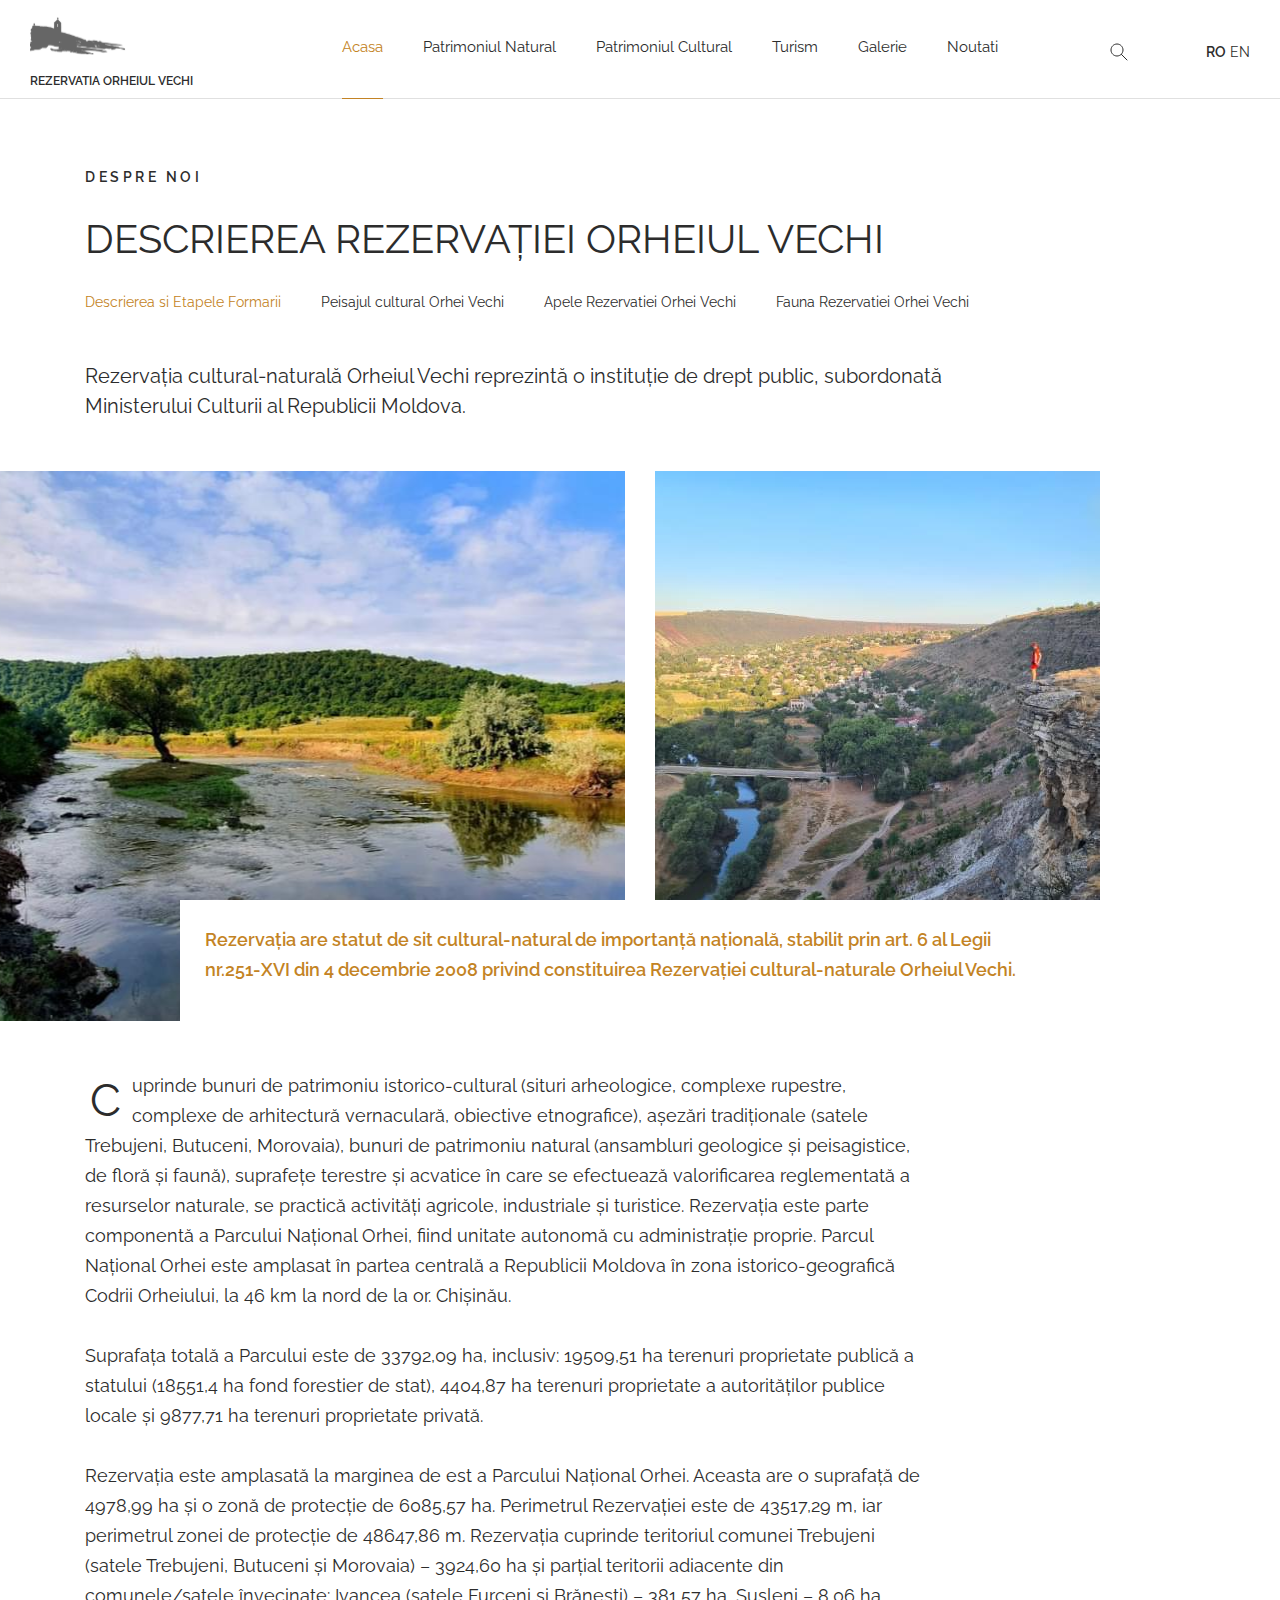
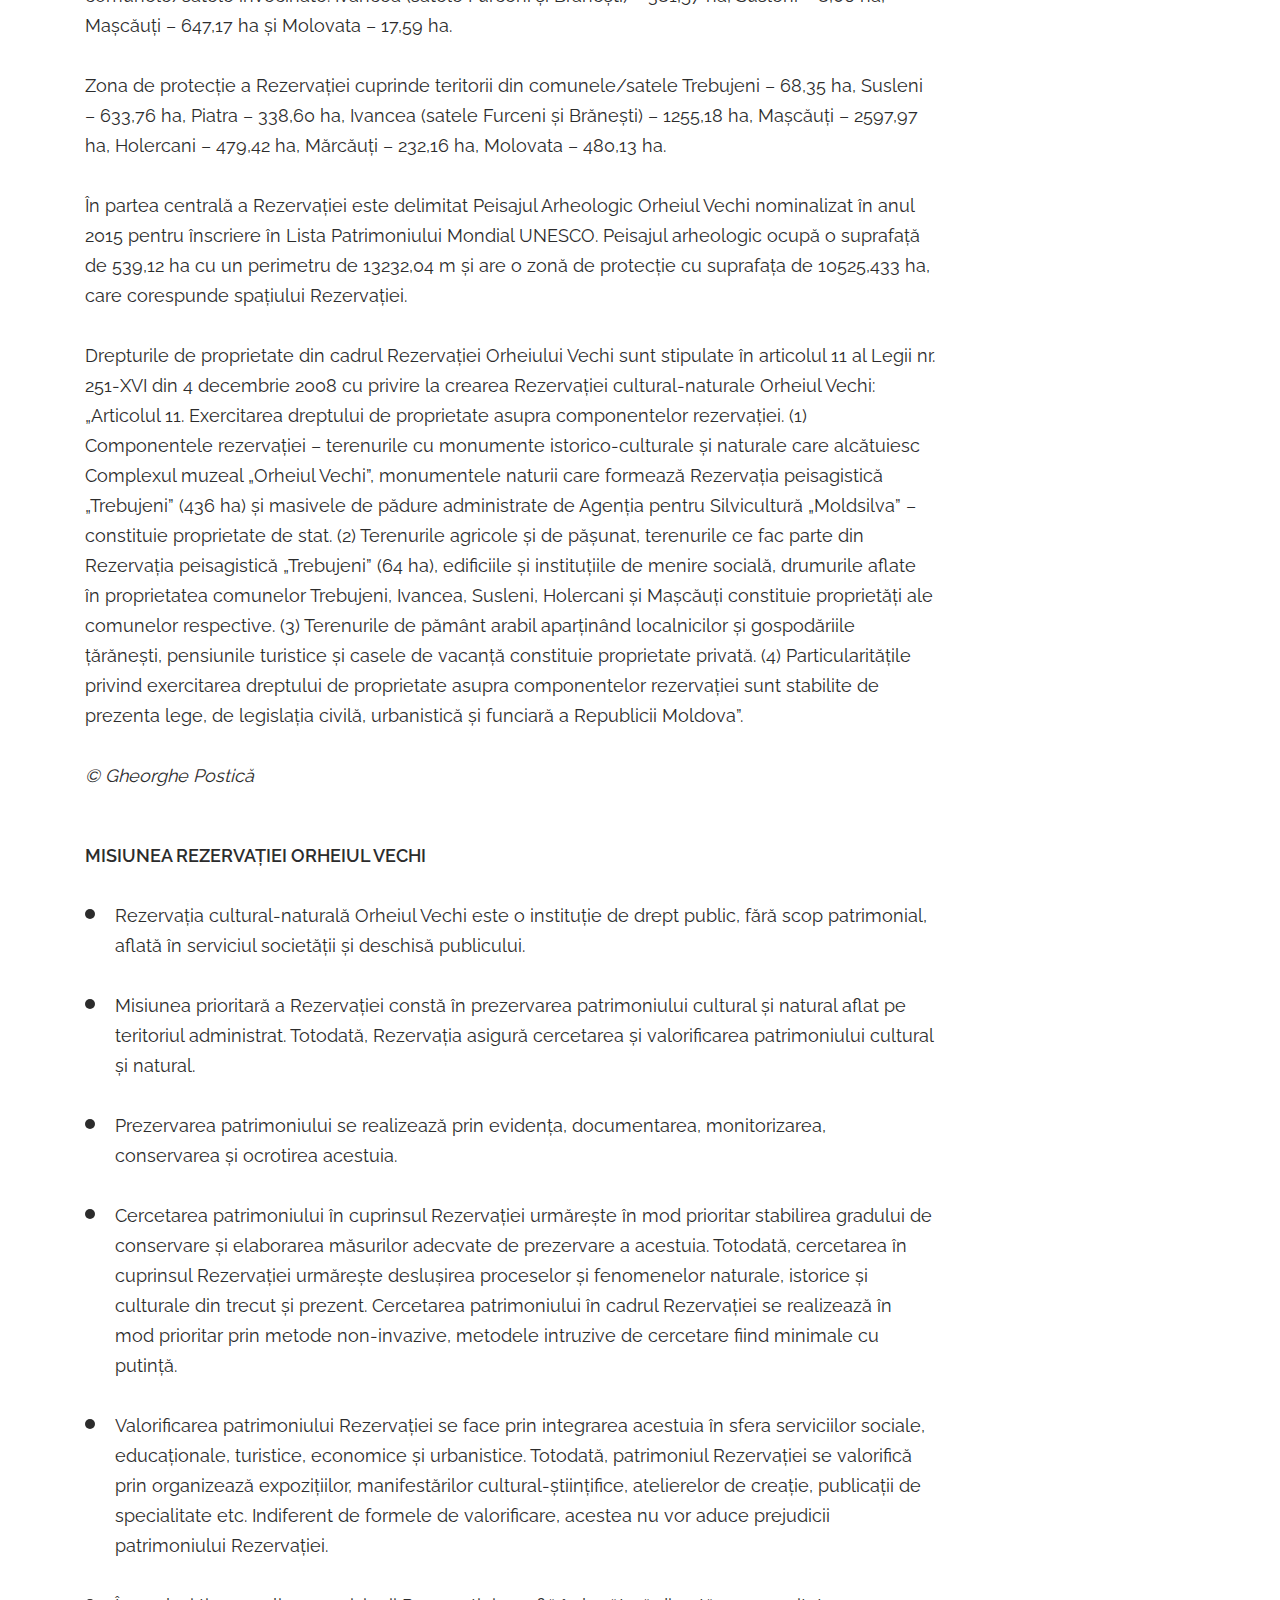
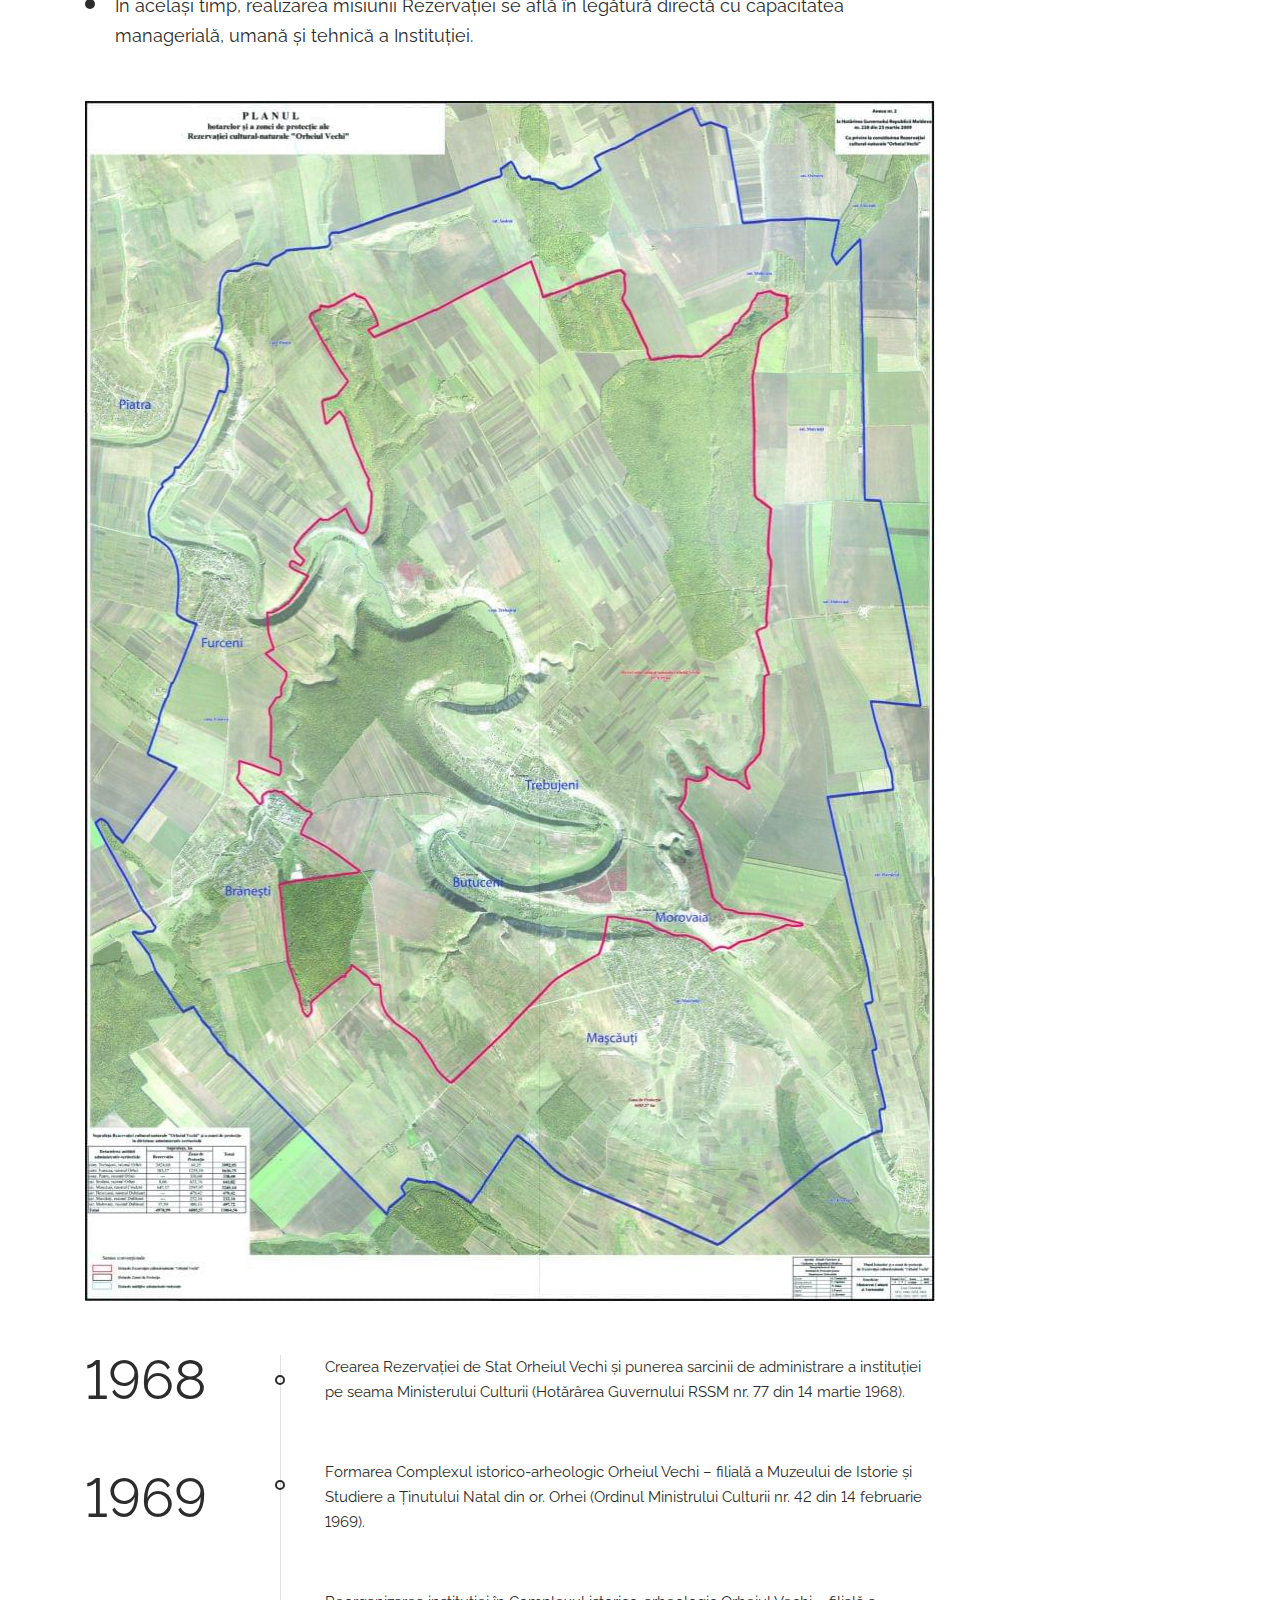
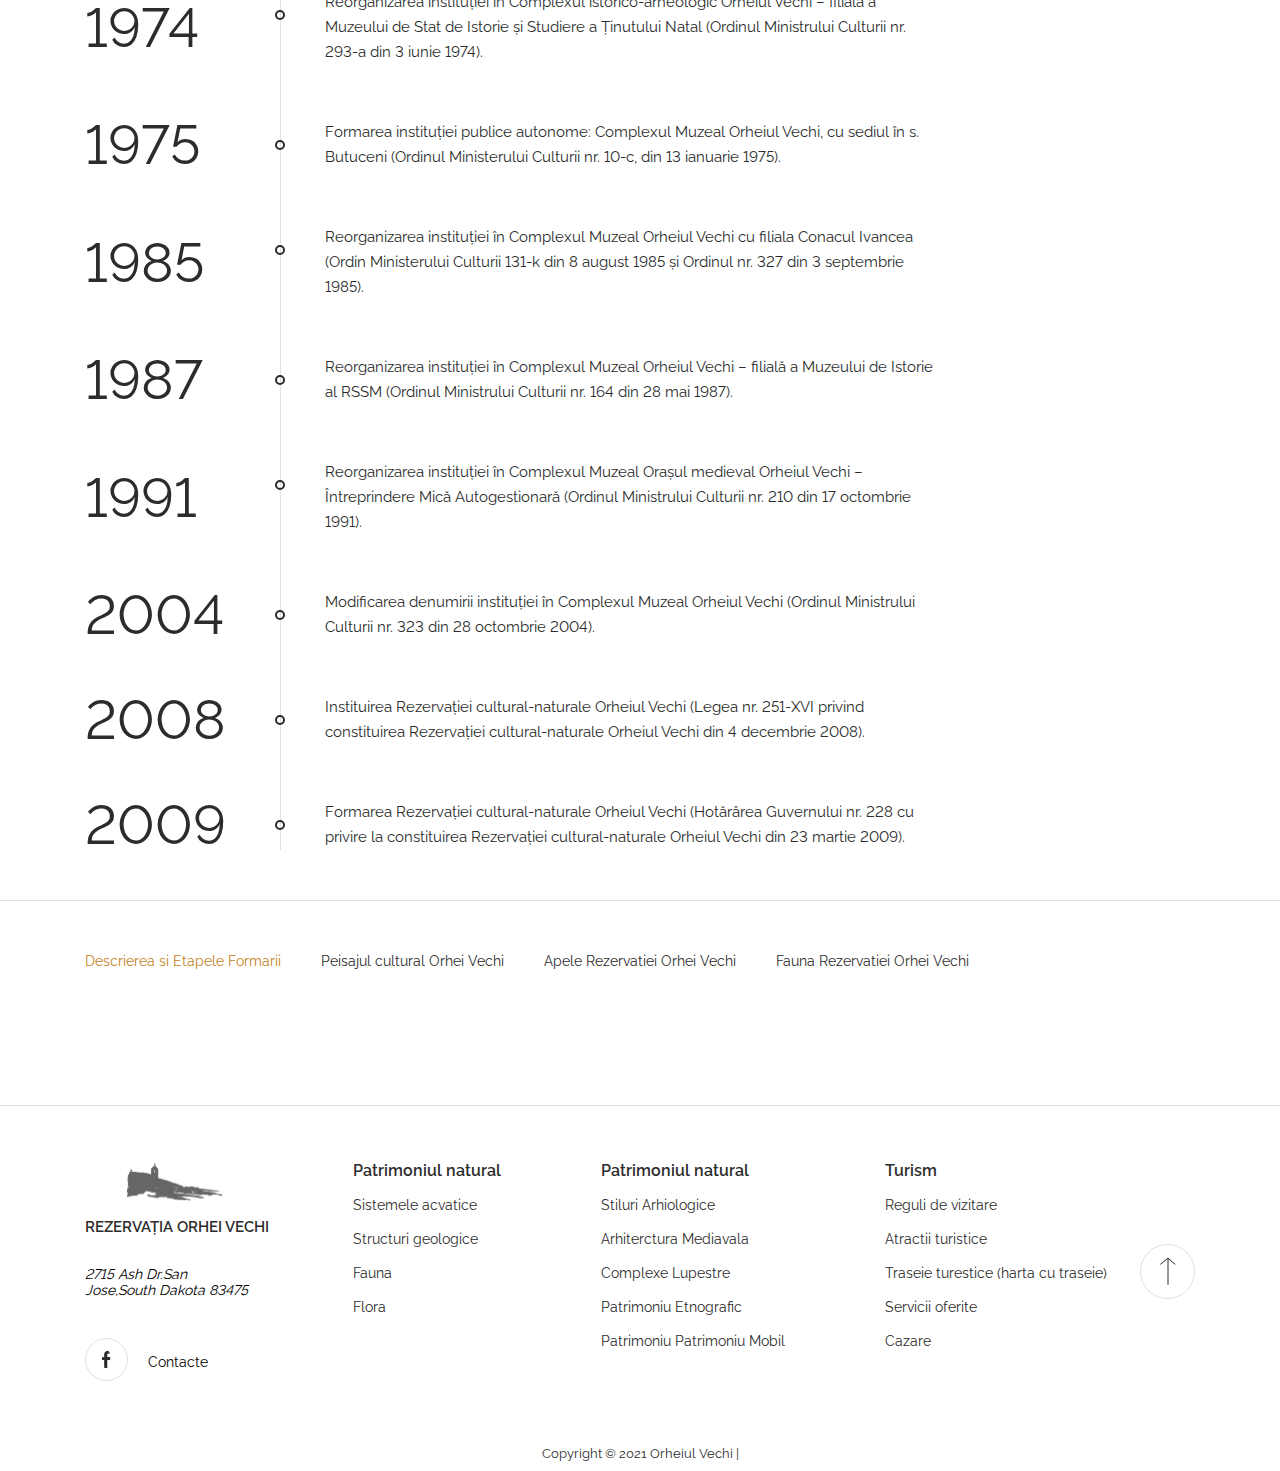
<file: about_us.html>
<!DOCTYPE html>
<html lang="ro">

<head>
    <meta charset="UTF-8">
    <title>Rezervația Orheiul-Vechi</title>
    <meta name="viewport" content="width=device-width, initial-scale=1.0">

    <!-- STYLE -->
    <link rel="stylesheet" href="css/style.min.css">
    <!-- STYLE -->
</head>

<body>
    <header class="header" id="header">
    <div class=" header__container">
        <div class="header__logo">
            <a href="/">
                <img src="img/logo.svg" alt="Logo">
                <small class="logo__subtitle">rezervatia orheiul vechi</small>
            </a>
        </div>

        <div class="burger">
            <span></span>
            <span></span>
        </div>

        <nav class="nav header__nav">
            <ul class="nav__list">
                <li class="nav__item"><a href="/" class="nav__link active">Acasa</a></li>
                <li class="nav__item">
                    <a href="natural_patrimonium.html" class="nav__link">Patrimoniul Natural</a>
                    <ul class="nav__sublist">
                        <li class="nav__subitem"><a href="#" class="nav__sublink">activitati</a></li>
                        <li class="nav__subitem"><a href="#" class="nav__sublink">structuri geografice</a></li>
                        <li class="nav__subitem"><a href="#" class="nav__sublink">cazare</a></li>
                    </ul>
                </li>
                <li class="nav__item"><a href="patrimoniul_cultural.html" class="nav__link">Patrimoniul Cultural</a></li>
                <li class="nav__item"><a href="turism.html" class="nav__link">Turism</a></li>
                <li class="nav__item"><a href="gallery.html" class="nav__link">Galerie</a></li>
                <li class="nav__item"><a href="news.html" class="nav__link">Noutati</a></li>
            </ul>
        </nav>

        <div class="header__search-block">
            <form action="#" method="GET" class="search__form">
                <input type="search">
            </form>
            <button class="search__close">
                <svg width="15" height="15" viewBox="0 0 10 10" fill="none" xmlns="http://www.w3.org/2000/svg">
                    <path d="M0.141602 0.834488C-0.0458984 0.646988 -0.0458984 0.334925 0.141602 0.140869C0.335657 -0.0466309 0.641164 -0.0466309 0.83522 0.140869L4.99737 4.31001L9.16651 0.140869C9.35401 -0.0466309 9.66608 -0.0466309 9.85314 0.140869C10.0472 0.334925 10.0472 0.647425 9.85314 0.834488L5.69099 4.99708L9.85314 9.16622C10.0472 9.35372 10.0472 9.66578 9.85314 9.85984C9.66564 10.0473 9.35358 10.0473 9.16651 9.85984L4.99737 5.69069L0.83522 9.85984C0.641164 10.0473 0.335657 10.0473 0.141602 9.85984C-0.0458984 9.66578 -0.0458984 9.35328 0.141602 9.16622L4.30375 4.99708L0.141602 0.834488Z" fill="#2F2222"/>
                </svg>
            </button>
        </div>

        <div class="header__right">
            <button class="header__search">
                <svg width="24" height="24" viewBox="0 0 24 24" fill="none" xmlns="http://www.w3.org/2000/svg">
                    <g id="search">
                    <path id="Path5" d="M14.4121 14.4121L20 20" stroke="#2C2C2C" stroke-linecap="round"/>
                    <path id="Oval" fill-rule="evenodd" clip-rule="evenodd" d="M10 16C13.3137 16 16 13.3137 16 10C16 6.68629 13.3137 4 10 4C6.68629 4 4 6.68629 4 10C4 13.3137 6.68629 16 10 16Z" stroke="#2C2C2C"/>
                    </g>
                </svg>
            </button>

            <div class="header__languages">
                <a href="#" class="language active">RO</a>
                <a href="#" class="language">EN</a>
            </div>
        </div>
    </div>
</header>

    <main id="main">
        <div class="about">
            <div class="container">
                <div class="about__header">
                    <h5 class="about__header-minititle minititle">DESPRE NOI</h5>
                    <h2 class="about__header-title">DESCRIEREA REZERVAȚIEI ORHEIUL VECHI</h2>
                    <ul class="about__header-list pages-list">
                        <li class="about__header-item pages-item"><a href="#" class="about__header-link pages-link active">Descrierea si Etapele Formarii</a></li>
                        <li class="about__header-item pages-item"><a href="#" class="about__header-link pages-link">Peisajul cultural Orhei Vechi</a></li>
                        <li class="about__header-item pages-item"><a href="#" class="about__header-link pages-link">Apele Rezervatiei Orhei Vechi</a></li>
                        <li class="about__header-item pages-item"><a href="#" class="about__header-link pages-link">Fauna Rezervatiei Orhei Vechi</a></li>
                    </ul>
                    <p class="about__header-text">Rezervația cultural-naturală Orheiul Vechi reprezintă o instituţie de drept public, subordonată Ministerului Culturii al Republicii Moldova.</p>
                </div>
            </div>

            <div class="about__images">
                <div class="about__bigimg" style="background: url('img/about_img1.jpg') 50% 50% / cover no-repeat;"></div>
                <div class="about__smallimg" style="background: url('img/about_img2.jpg') 50% 50% / cover no-repeat;">
                    <div class="about__smallimg-subblock">Rezervaţia are statut de sit cultural-natural de importanţă naţională, stabilit prin art. 6 al Legii nr.251-XVI din 4 decembrie 2008 privind constituirea Rezervaţiei cultural-naturale Orheiul Vechi.</div>
                </div>
            </div>

            <div class="container">
                <div class="about__body">
                    <p class="about__body-text">
                        Cuprinde bunuri de patrimoniu istorico-cultural (situri arheologice, complexe rupestre, complexe de arhitectură vernaculară, obiective etnografice), aşezări tradiţionale (satele Trebujeni, Butuceni, Morovaia), bunuri de patrimoniu natural (ansambluri
                        geologice şi peisagistice, de floră şi faună), suprafeţe terestre şi acvatice în care se efectuează valorificarea reglementată a resurselor naturale, se practică activităţi agricole, industriale şi turistice. Rezervaţia este parte
                        componentă a Parcului Național Orhei, fiind unitate autonomă cu administraţie proprie. Parcul Național Orhei este amplasat în partea centrală a Republicii Moldova în zona istorico-geografică Codrii Orheiului, la 46 km la nord de
                        la or. Chişinău.</p>

                    <p class="about__body-text">Suprafaţa totală a Parcului este de 33792,09 ha, inclusiv: 19509,51 ha terenuri proprietate publică a statului (18551,4 ha fond forestier de stat), 4404,87 ha terenuri proprietate a autorităţilor publice locale şi 9877,71 ha terenuri
                        proprietate privată.
                    </p>

                    <p class="about__body-text">Rezervația este amplasată la marginea de est a Parcului Național Orhei. Aceasta are o suprafaţă de 4978,99 ha și o zonă de protecție de 6085,57 ha. Perimetrul Rezervației este de 43517,29 m, iar perimetrul zonei de protecție de 48647,86
                        m. Rezervaţia cuprinde teritoriul comunei Trebujeni (satele Trebujeni, Butuceni și Morovaia) – 3924,60 ha și parțial teritorii adiacente din comunele/satele învecinate: Ivancea (satele Furceni și Brănești) – 381,57 ha, Susleni
                        – 8,06 ha, Mașcăuți – 647,17 ha și Molovata – 17,59 ha.
                    </p>

                    <p class="about__body-text">Zona de protecţie a Rezervaţiei cuprinde teritorii din comunele/satele Trebujeni – 68,35 ha, Susleni – 633,76 ha, Piatra – 338,60 ha, Ivancea (satele Furceni și Brănești) – 1255,18 ha, Mașcăuți – 2597,97 ha, Holercani – 479,42 ha,
                        Mărcăuți – 232,16 ha, Molovata – 480,13 ha.
                    </p>

                    <p class="about__body-text">În partea centrală a Rezervaţiei este delimitat Peisajul Arheologic Orheiul Vechi nominalizat în anul 2015 pentru înscriere în Lista Patrimoniului Mondial UNESCO. Peisajul arheologic ocupă o suprafață de 539,12 ha cu un perimetru de
                        13232,04 m şi are o zonă de protecţie cu suprafaţa de 10525,433 ha, care corespunde spațiului Rezervației.
                    </p>

                    <p class="about__body-text">Drepturile de proprietate din cadrul Rezervaţiei Orheiului Vechi sunt stipulate în articolul 11 al Legii nr. 251-XVI din 4 decembrie 2008 cu privire la crearea Rezervaţiei cultural-naturale Orheiul Vechi: „Articolul 11. Exercitarea
                        dreptului de proprietate asupra componentelor rezervaţiei. (1) Componentele rezervaţiei – terenurile cu monumente istorico-culturale şi naturale care alcătuiesc Complexul muzeal „Orheiul Vechi”, monumentele naturii care formează
                        Rezervaţia peisagistică „Trebujeni” (436 ha) şi masivele de pădure administrate de Agenţia pentru Silvicultură „Moldsilva” – constituie proprietate de stat. (2) Terenurile agricole şi de păşunat, terenurile ce fac parte din Rezervaţia
                        peisagistică „Trebujeni” (64 ha), edificiile şi instituţiile de menire socială, drumurile aflate în proprietatea comunelor Trebujeni, Ivancea, Susleni, Holercani şi Maşcăuţi constituie proprietăţi ale comunelor respective. (3)
                        Terenurile de pământ arabil aparţinând localnicilor şi gospodăriile ţărăneşti, pensiunile turistice şi casele de vacanţă constituie proprietate privată. (4) Particularităţile privind exercitarea dreptului de proprietate asupra
                        componentelor rezervaţiei sunt stabilite de prezenta lege, de legislaţia civilă, urbanistică şi funciară a Republicii Moldova”.
                    </p>
                    <span class="about__body-author">© Gheorghe Postică</span>

                    <h4 class="about__body-listtitle">MISIUNEA REZERVAȚIEI ORHEIUL VECHI</h4>
                    <ul class="about__body-list">
                        <li class="about__body-item">
                            Rezervaţia cultural-naturală Orheiul Vechi este o instituţie de drept public, fără scop patrimonial, aflată în serviciul societăţii şi deschisă publicului.
                        </li>

                        <li class="about__body-item">
                            Misiunea prioritară a Rezervaţiei constă în prezervarea patrimoniului cultural şi natural aflat pe teritoriul administrat. Totodată, Rezervaţia asigură cercetarea şi valorificarea patrimoniului cultural şi natural.
                        </li>

                        <li class="about__body-item">
                            Prezervarea patrimoniului se realizează prin evidenţa, documentarea, monitorizarea, conservarea şi ocrotirea acestuia.
                        </li>

                        <li class="about__body-item">
                            Cercetarea patrimoniului în cuprinsul Rezervaţiei urmăreşte în mod prioritar stabilirea gradului de conservare şi elaborarea măsurilor adecvate de prezervare a acestuia. Totodată, cercetarea în cuprinsul Rezervaţiei urmăreşte desluşirea proceselor şi
                            fenomenelor naturale, istorice şi culturale din trecut şi prezent. Cercetarea patrimoniului în cadrul Rezervaţiei se realizează în mod prioritar prin metode non-invazive, metodele intruzive de cercetare fiind minimale cu putinţă.
                        </li>

                        <li class="about__body-item">
                            Valorificarea patrimoniului Rezervaţiei se face prin integrarea acestuia în sfera serviciilor sociale, educaţionale, turistice, economice şi urbanistice. Totodată, patrimoniul Rezervaţiei se valorifică prin organizează expoziţiilor, manifestărilor cultural-ştiinţifice,
                            atelierelor de creaţie, publicaţii de specialitate etc. Indiferent de formele de valorificare, acestea nu vor aduce prejudicii patrimoniului Rezervaţiei.
                        </li>

                        <li class="about__body-item">
                            În acelaşi timp, realizarea misiunii Rezervaţiei se află în legătură directă cu capacitatea managerială, umană şi tehnică a Instituţiei.

                        </li>
                    </ul>

                    <div class="about__body-map">
                        <img src="img/about_map.jpg" alt="Planul Interior de protectie a rezervatiilor culturale Orhei Vechi" class="map__img">
                    </div>

                    <ul class="about__body-years">
                        <li class="about-years__item">
                            <h2 class="about-years__year">1968</h2>
                            <p class="about-years__text">Crearea Rezervaţiei de Stat Orheiul Vechi şi punerea sarcinii de administrare a instituţiei pe seama Ministerului Culturii (Hotărârea Guvernului RSSM nr. 77 din 14 martie 1968).</p>
                        </li>
                        <li class="about-years__item">
                            <h2 class="about-years__year">1969</h2>
                            <p class="about-years__text">Formarea Complexul istorico-arheologic Orheiul Vechi – filială a Muzeului de Istorie şi Studiere a Ţinutului Natal din or. Orhei (Ordinul Ministrului Culturii nr. 42 din 14 februarie 1969).</p>
                        </li>
                        <li class="about-years__item">
                            <h2 class="about-years__year">1974</h2>
                            <p class="about-years__text">Reorganizarea instituţiei în Complexul istorico-arheologic Orheiul Vechi – filială a Muzeului de Stat de Istorie şi Studiere a Ţinutului Natal (Ordinul Ministrului Culturii nr. 293-a din 3 iunie 1974).</p>
                        </li>
                        <li class="about-years__item">
                            <h2 class="about-years__year">1975</h2>
                            <p class="about-years__text">Formarea instituţiei publice autonome: Complexul Muzeal Orheiul Vechi, cu sediul în s. Butuceni (Ordinul Ministerului Culturii nr. 10-c, din 13 ianuarie 1975).</p>
                        </li>
                        <li class="about-years__item">
                            <h2 class="about-years__year">1985</h2>
                            <p class="about-years__text">Reorganizarea instituţiei în Complexul Muzeal Orheiul Vechi cu filiala Conacul Ivancea (Ordin Ministerului Culturii 131-k din 8 august 1985 şi Ordinul nr. 327 din 3 septembrie 1985).</p>
                        </li>
                        <li class="about-years__item">
                            <h2 class="about-years__year">1987</h2>
                            <p class="about-years__text">Reorganizarea instituţiei în Complexul Muzeal Orheiul Vechi – filială a Muzeului de Istorie al RSSM (Ordinul Ministrului Culturii nr. 164 din 28 mai 1987).</p>
                        </li>
                        <li class="about-years__item">
                            <h2 class="about-years__year">1991</h2>
                            <p class="about-years__text">Reorganizarea instituţiei în Complexul Muzeal Oraşul medieval Orheiul Vechi – Întreprindere Mică Autogestionară (Ordinul Ministrului Culturii nr. 210 din 17 octombrie 1991).</p>
                        </li>
                        <li class="about-years__item">
                            <h2 class="about-years__year">2004</h2>
                            <p class="about-years__text">Modificarea denumirii instituţiei în Complexul Muzeal Orheiul Vechi (Ordinul Ministrului Culturii nr. 323 din 28 octombrie 2004).</p>
                        </li>
                        <li class="about-years__item">
                            <h2 class="about-years__year">2008</h2>
                            <p class="about-years__text">Instituirea Rezervaţiei cultural-naturale Orheiul Vechi (Legea nr. 251-XVI privind constituirea Rezervaţiei cultural-naturale Orheiul Vechi din 4 decembrie 2008).</p>
                        </li>
                        <li class="about-years__item">
                            <h2 class="about-years__year">2009</h2>
                            <p class="about-years__text">Formarea Rezervaţiei cultural-naturale Orheiul Vechi (Hotărârea Guvernului nr. 228 cu privire la constituirea Rezervaţiei cultural-naturale Orheiul Vechi din 23 martie 2009).</p>
                        </li>
                    </ul>
                </div>
            </div>
        </div>

        <div class="about__pages ">
            <div class="container">
                <ul class="about__pages-list pages-list">
                    <li class="about__pages-item pages-item"><a href="#" class="about__pages-link pages-link active">Descrierea si Etapele Formarii</a></li>
                    <li class="about__pages-item pages-item"><a href="#" class="about__pages-link pages-link">Peisajul cultural Orhei Vechi</a></li>
                    <li class="about__pages-item pages-item"><a href="#" class="about__pages-link pages-link">Apele Rezervatiei Orhei Vechi</a></li>
                    <li class="about__pages-item pages-item"><a href="#" class="about__pages-link pages-link">Fauna Rezervatiei Orhei Vechi</a></li>
                </ul>
            </div>
        </div>
    </main>

    <footer class="footer">
    <div class="container footer__container">
        <div class="footer__left">
            <a href="/">
                <img src="img/logo.svg" alt="Footer Logo" class="footer__logo">
            </a>
            <small class="logo__subtitle">rezervația orhei vechi</small>

            <address class="footer__address">2715 Ash Dr.San Jose,South Dakota 83475</address>

            <div class="footer__contact">
                <a href="#" class="facebook__link">
                    <img src="img/facebook.svg" alt="facebook link" class="facebook">
                </a>
                <a href="#" class="contact__link">Contacte</a>
            </div>
        </div>

        <div class="footer__lists">
            <div class="footer__block-list">
                <h4 class="list__title">Patrimoniul natural</h4>
                <ul class="list">
                    <li class="list_item"><a class="list_link" href="#">Sistemele acvatice</a></li>
                    <li class="list_item"><a class="list_link" href="#">Structuri geologice</a></li>
                    <li class="list_item"><a class="list_link" href="#">Fauna</a></li>
                    <li class="list_item"><a class="list_link" href="#">Flora</a></li>
                </ul>
            </div>

            <div class="footer__block-list">
                <h4 class="list__title">Patrimoniul natural</h4>
                <ul class="list">
                    <li class="list_item"><a class="list_link" href="#">Stiluri Arhiologice</a></li>
                    <li class="list_item"><a class="list_link" href="#">Arhiterctura Mediavala</a></li>
                    <li class="list_item"><a class="list_link" href="#">Complexe Lupestre</a></li>
                    <li class="list_item"><a class="list_link" href="#">Patrimoniu Etnografic</a></li>
                    <li class="list_item"><a class="list_link" href="#">Patrimoniu Patrimoniu Mobil</a></li>
                </ul>
            </div>

            <div class="footer__block-list">
                <h4 class="list__title">Turism</h4>
                <ul class="list">
                    <li class="list_item"><a class="list_link" href="#">Reguli de vizitare</a></li>
                    <li class="list_item"><a class="list_link" href="#">Atractii turistice</a></li>
                    <li class="list_item"><a class="list_link" href="#">Traseie turestice (harta cu traseie)</a></li>
                    <li class="list_item"><a class="list_link" href="#">Servicii oferite</a></li>
                    <li class="list_item"><a class="list_link" href="#">Cazare</a></li>
                </ul>
            </div>
        </div>

        <button class="to_top">
            <svg width="55" height="55" viewBox="0 0 55 55" fill="none" xmlns="http://www.w3.org/2000/svg">
                <circle cx="27.5" cy="27.5" r="27" stroke="#E0E0E0"/>
                <path d="M20.4282 20.4287L27.8925 14.143L35.3568 20.4287" stroke="#2C2C2C"/>
                <line x1="28" y1="14.1431" x2="28" y2="40.8573" stroke="#2C2C2C"/>
            </svg>
        </button>
    </div>

    <div class="footer__copyright">
        <small>Copyright © 2021 Orheiul Vechi | </small>
    </div>
</footer>




    <!-- SCRTIPTS -->
    <script src="js/script.min.js "></script>
    <!-- SCRTIPTS -->
</body>

</html>
</file>
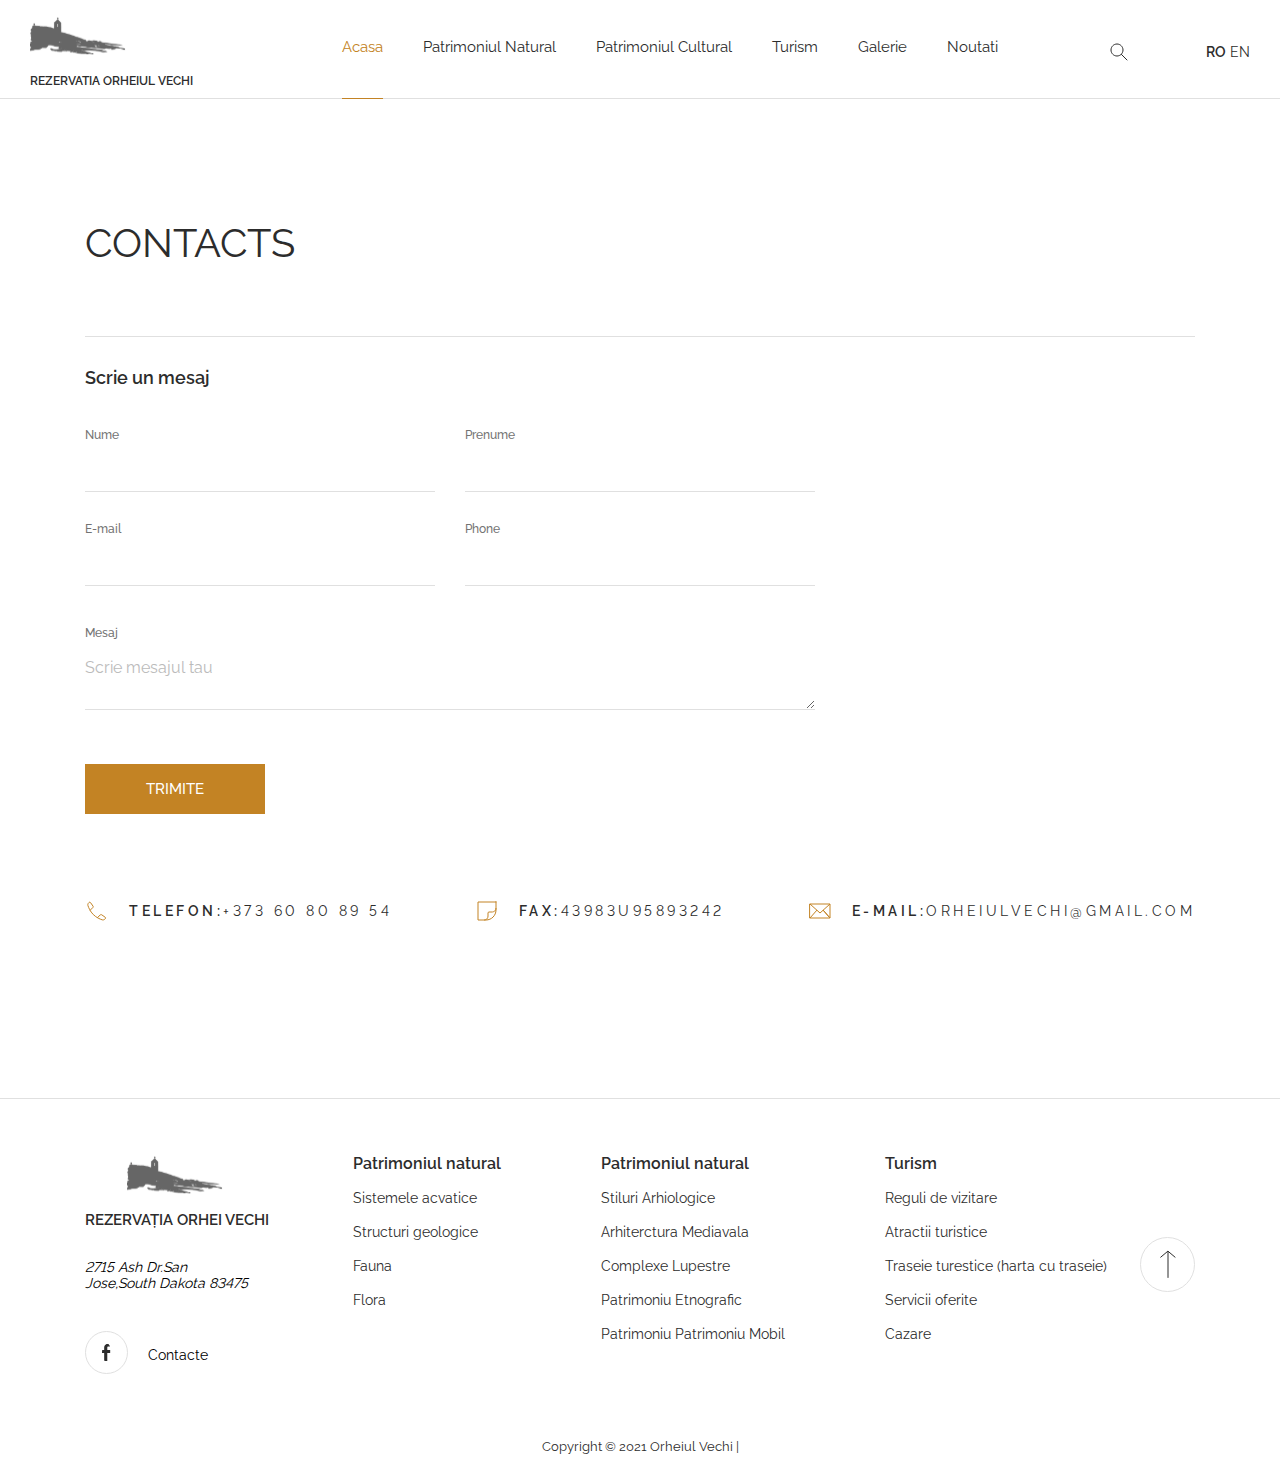
<file: contact.html>
<!DOCTYPE html>
<html lang="en">

<head>
    <meta charset="UTF-8">
    <title>Rezervația Orheiul-Vechi</title>
    <meta name="viewport" content="width=device-width, initial-scale=1.0">

    <!-- STYLE -->
    <link rel="stylesheet" href="css/style.min.css">
    <!-- STYLE -->
</head>

<body>
    <header class="header" id="header">
    <div class=" header__container">
        <div class="header__logo">
            <a href="/">
                <img src="img/logo.svg" alt="Logo">
                <small class="logo__subtitle">rezervatia orheiul vechi</small>
            </a>
        </div>

        <div class="burger">
            <span></span>
            <span></span>
        </div>

        <nav class="nav header__nav">
            <ul class="nav__list">
                <li class="nav__item"><a href="/" class="nav__link active">Acasa</a></li>
                <li class="nav__item">
                    <a href="natural_patrimonium.html" class="nav__link">Patrimoniul Natural</a>
                    <ul class="nav__sublist">
                        <li class="nav__subitem"><a href="#" class="nav__sublink">activitati</a></li>
                        <li class="nav__subitem"><a href="#" class="nav__sublink">structuri geografice</a></li>
                        <li class="nav__subitem"><a href="#" class="nav__sublink">cazare</a></li>
                    </ul>
                </li>
                <li class="nav__item"><a href="patrimoniul_cultural.html" class="nav__link">Patrimoniul Cultural</a></li>
                <li class="nav__item"><a href="turism.html" class="nav__link">Turism</a></li>
                <li class="nav__item"><a href="gallery.html" class="nav__link">Galerie</a></li>
                <li class="nav__item"><a href="news.html" class="nav__link">Noutati</a></li>
            </ul>
        </nav>

        <div class="header__search-block">
            <form action="#" method="GET" class="search__form">
                <input type="search">
            </form>
            <button class="search__close">
                <svg width="15" height="15" viewBox="0 0 10 10" fill="none" xmlns="http://www.w3.org/2000/svg">
                    <path d="M0.141602 0.834488C-0.0458984 0.646988 -0.0458984 0.334925 0.141602 0.140869C0.335657 -0.0466309 0.641164 -0.0466309 0.83522 0.140869L4.99737 4.31001L9.16651 0.140869C9.35401 -0.0466309 9.66608 -0.0466309 9.85314 0.140869C10.0472 0.334925 10.0472 0.647425 9.85314 0.834488L5.69099 4.99708L9.85314 9.16622C10.0472 9.35372 10.0472 9.66578 9.85314 9.85984C9.66564 10.0473 9.35358 10.0473 9.16651 9.85984L4.99737 5.69069L0.83522 9.85984C0.641164 10.0473 0.335657 10.0473 0.141602 9.85984C-0.0458984 9.66578 -0.0458984 9.35328 0.141602 9.16622L4.30375 4.99708L0.141602 0.834488Z" fill="#2F2222"/>
                </svg>
            </button>
        </div>

        <div class="header__right">
            <button class="header__search">
                <svg width="24" height="24" viewBox="0 0 24 24" fill="none" xmlns="http://www.w3.org/2000/svg">
                    <g id="search">
                    <path id="Path5" d="M14.4121 14.4121L20 20" stroke="#2C2C2C" stroke-linecap="round"/>
                    <path id="Oval" fill-rule="evenodd" clip-rule="evenodd" d="M10 16C13.3137 16 16 13.3137 16 10C16 6.68629 13.3137 4 10 4C6.68629 4 4 6.68629 4 10C4 13.3137 6.68629 16 10 16Z" stroke="#2C2C2C"/>
                    </g>
                </svg>
            </button>

            <div class="header__languages">
                <a href="#" class="language active">RO</a>
                <a href="#" class="language">EN</a>
            </div>
        </div>
    </div>
</header>

    <main id="main">
        <div class="contact">
            <div class="container">
                <h2 class="contact__title">CONTACTS</h2>
                <div class="contact__body">
                    <h4 class="contact__body-title">Scrie un mesaj</h4>
                    <form action="#" class="contact__body-form">
                        <div class="contact-form__body">
                            <div class="contact-form__field">
                                <label for="name" class="contact-form__label">Nume</label>
                                <input type="text" id="name" class="contact-form__input">
                            </div>

                            <div class="contact-form__field">
                                <label for="lastname" class="contact-form__label">Prenume</label>
                                <input type="text" id="lastname" class="contact-form__input">
                            </div>

                            <div class="contact-form__field">
                                <label for="email" class="contact-form__label">E-mail</label>
                                <input type="email" id="email" class="contact-form__input">
                            </div>

                            <div class="contact-form__field">
                                <label for="phone" class="contact-form__label">Phone</label>
                                <input type="tel" id="phone" class="contact-form__input">
                            </div>

                            <div class="contact-form__field">
                                <label for="message" class="contact-form__label">Mesaj</label>
                                <textarea name="message" id="message" class="contact-form__textarea" placeholder="Scrie mesajul tau"></textarea>
                            </div>
                        </div>
                        <button type="submit" class="contact__submit accent-btn">Trimite</button>
                    </form>
                </div>
            </div>
        </div>

        <div class="contact__data">
            <div class="container contact__data-container">
                <div class="contact__data-info">
                    <img class="contact__data-img" src="img/phone.svg" alt="Phone">
                    <h4 class="contact__data-title">TELEFON:</h4>
                    <a href="tel:+37360808954" class="contact__data-text">+373 60 80 89 54</a>
                </div>

                <div class="contact__data-info">
                    <img class="contact__data-img" src="img/sticker.svg" alt="FAX">
                    <h4 class="contact__data-title">FAX:</h4>
                    <p class="contact__data-text">43983U95893242</p>
                </div>

                <div class="contact__data-info">
                    <img class="contact__data-img" src="img/email.svg" alt="Email">
                    <h4 class="contact__data-title">E-MAIL:</h4>
                    <a href="mailto:orheiulvechi@gmail.com" class="contact__data-text">orheiulvechi@gmail.com</a>
                </div>
            </div>
        </div>
    </main>

    <footer class="footer">
    <div class="container footer__container">
        <div class="footer__left">
            <a href="/">
                <img src="img/logo.svg" alt="Footer Logo" class="footer__logo">
            </a>
            <small class="logo__subtitle">rezervația orhei vechi</small>

            <address class="footer__address">2715 Ash Dr.San Jose,South Dakota 83475</address>

            <div class="footer__contact">
                <a href="#" class="facebook__link">
                    <img src="img/facebook.svg" alt="facebook link" class="facebook">
                </a>
                <a href="#" class="contact__link">Contacte</a>
            </div>
        </div>

        <div class="footer__lists">
            <div class="footer__block-list">
                <h4 class="list__title">Patrimoniul natural</h4>
                <ul class="list">
                    <li class="list_item"><a class="list_link" href="#">Sistemele acvatice</a></li>
                    <li class="list_item"><a class="list_link" href="#">Structuri geologice</a></li>
                    <li class="list_item"><a class="list_link" href="#">Fauna</a></li>
                    <li class="list_item"><a class="list_link" href="#">Flora</a></li>
                </ul>
            </div>

            <div class="footer__block-list">
                <h4 class="list__title">Patrimoniul natural</h4>
                <ul class="list">
                    <li class="list_item"><a class="list_link" href="#">Stiluri Arhiologice</a></li>
                    <li class="list_item"><a class="list_link" href="#">Arhiterctura Mediavala</a></li>
                    <li class="list_item"><a class="list_link" href="#">Complexe Lupestre</a></li>
                    <li class="list_item"><a class="list_link" href="#">Patrimoniu Etnografic</a></li>
                    <li class="list_item"><a class="list_link" href="#">Patrimoniu Patrimoniu Mobil</a></li>
                </ul>
            </div>

            <div class="footer__block-list">
                <h4 class="list__title">Turism</h4>
                <ul class="list">
                    <li class="list_item"><a class="list_link" href="#">Reguli de vizitare</a></li>
                    <li class="list_item"><a class="list_link" href="#">Atractii turistice</a></li>
                    <li class="list_item"><a class="list_link" href="#">Traseie turestice (harta cu traseie)</a></li>
                    <li class="list_item"><a class="list_link" href="#">Servicii oferite</a></li>
                    <li class="list_item"><a class="list_link" href="#">Cazare</a></li>
                </ul>
            </div>
        </div>

        <button class="to_top">
            <svg width="55" height="55" viewBox="0 0 55 55" fill="none" xmlns="http://www.w3.org/2000/svg">
                <circle cx="27.5" cy="27.5" r="27" stroke="#E0E0E0"/>
                <path d="M20.4282 20.4287L27.8925 14.143L35.3568 20.4287" stroke="#2C2C2C"/>
                <line x1="28" y1="14.1431" x2="28" y2="40.8573" stroke="#2C2C2C"/>
            </svg>
        </button>
    </div>

    <div class="footer__copyright">
        <small>Copyright © 2021 Orheiul Vechi | </small>
    </div>
</footer>


    <!-- SCRTIPTS -->
    <script src="js/script.min.js "></script>
    <!-- SCRTIPTS -->
</body>

</html>
</file>
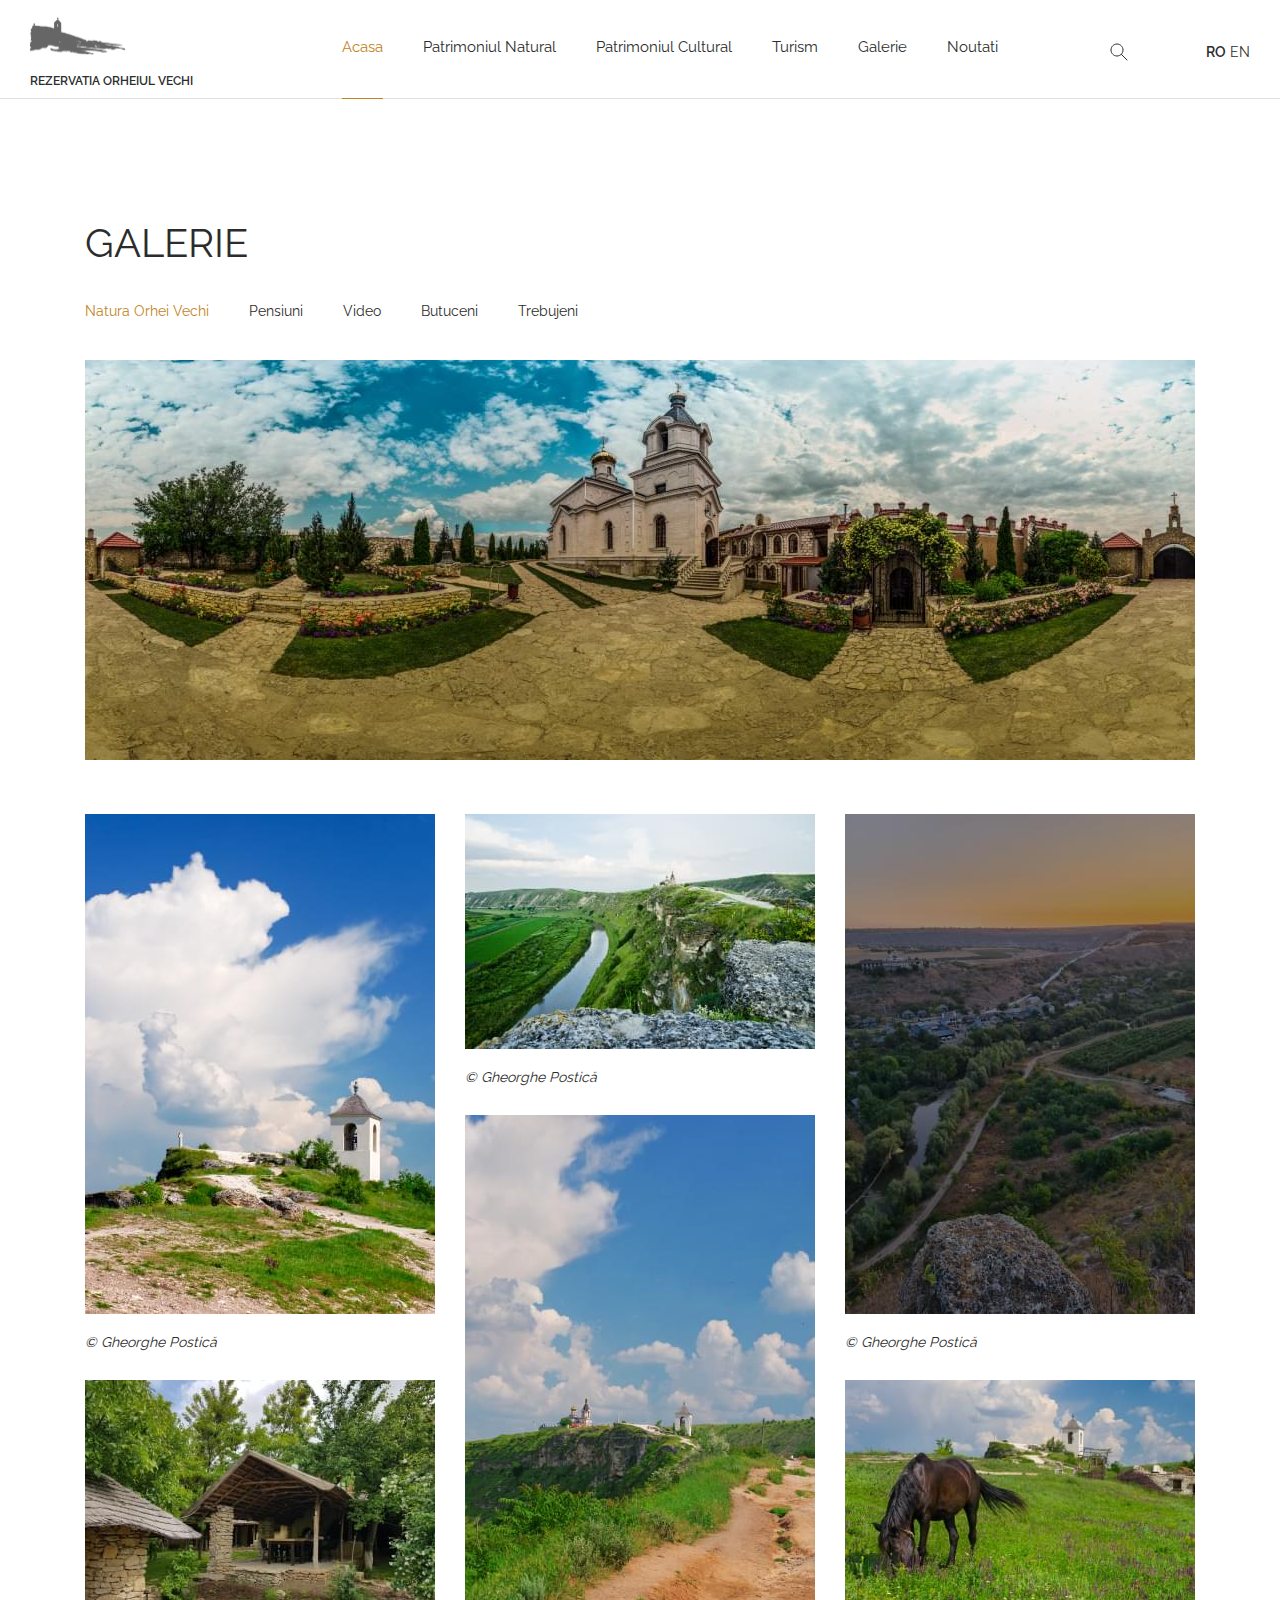
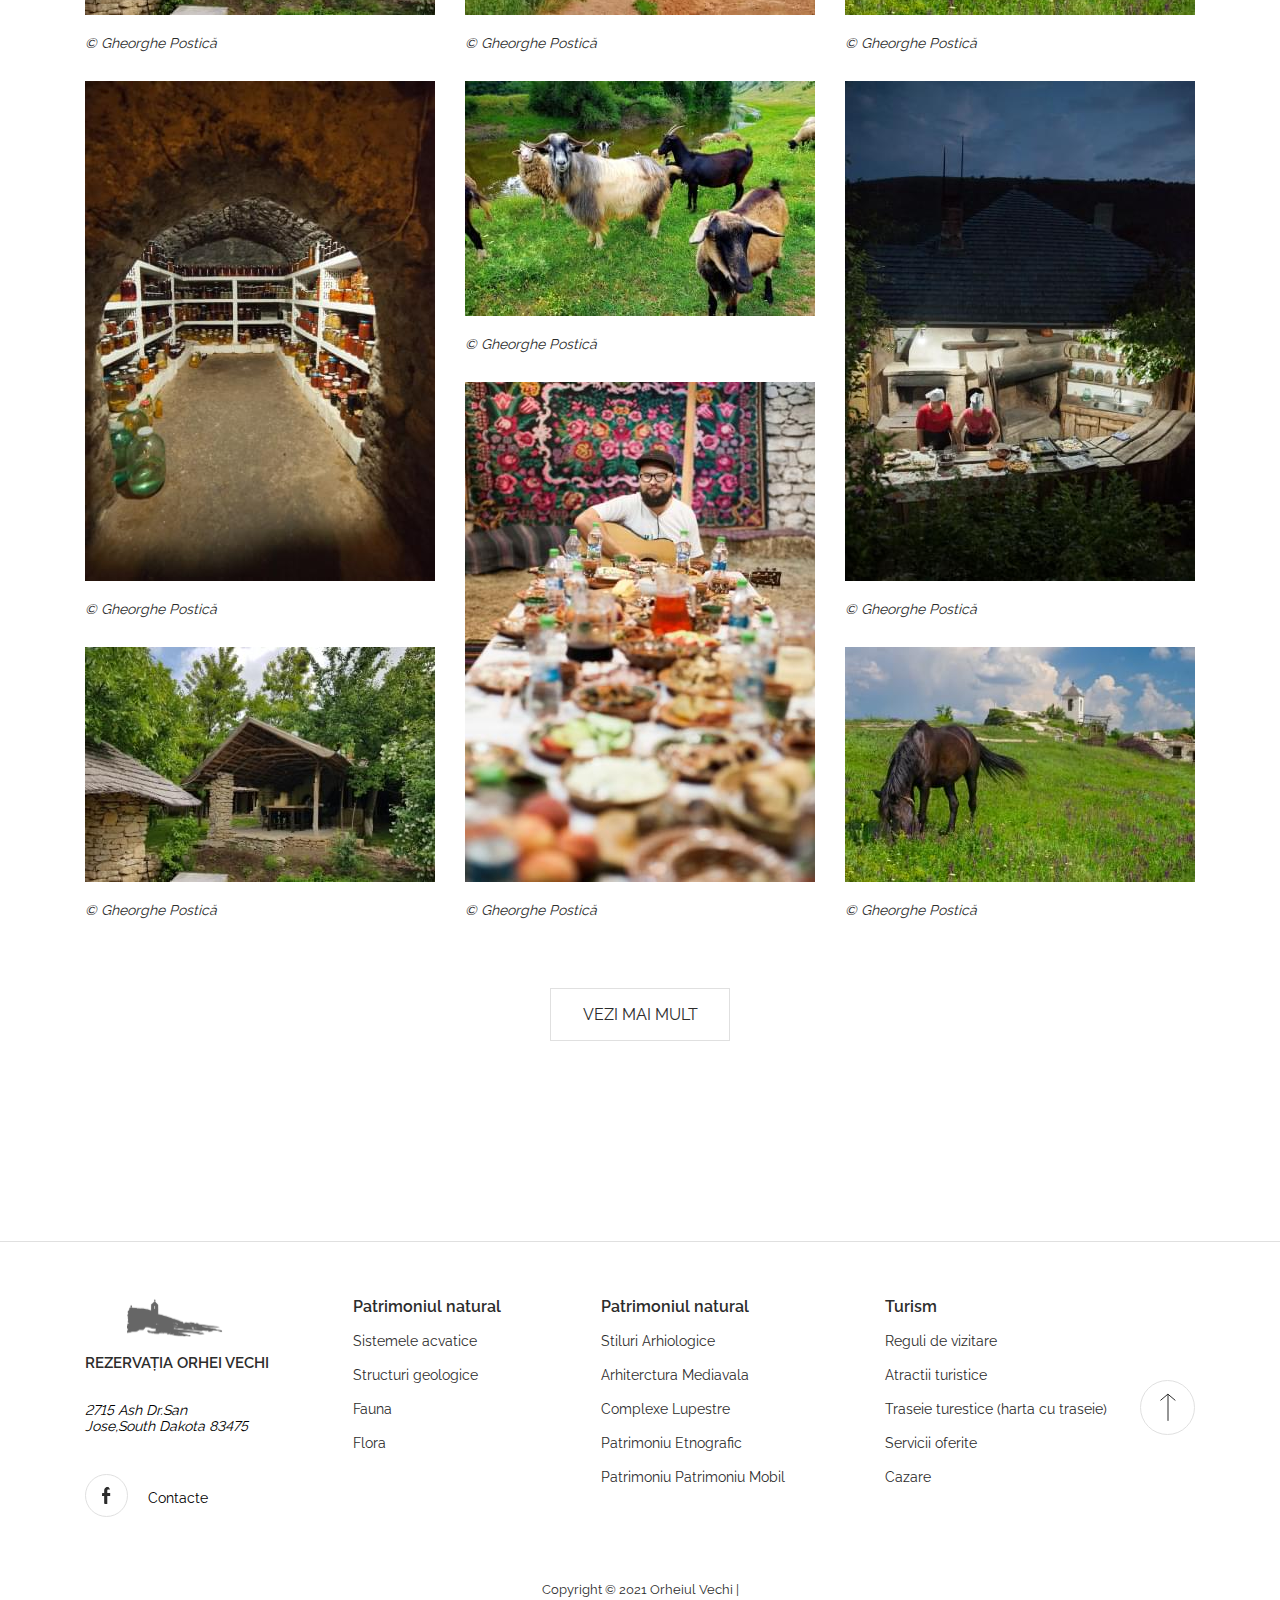
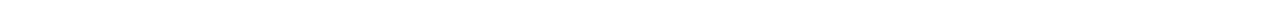
<file: gallery.html>
<!DOCTYPE html>
<html lang="en">

<head>
    <meta charset="UTF-8">
    <title>Orheiul Vechi - Galerie</title>
    <meta name="viewport" content="width=device-width, initial-scale=1.0">

    <!-- STYLE -->
    <link rel="stylesheet" href="css/style.min.css">
    <!-- STYLE -->
</head>

<body>
    <header class="header" id="header">
    <div class=" header__container">
        <div class="header__logo">
            <a href="/">
                <img src="img/logo.svg" alt="Logo">
                <small class="logo__subtitle">rezervatia orheiul vechi</small>
            </a>
        </div>

        <div class="burger">
            <span></span>
            <span></span>
        </div>

        <nav class="nav header__nav">
            <ul class="nav__list">
                <li class="nav__item"><a href="/" class="nav__link active">Acasa</a></li>
                <li class="nav__item">
                    <a href="natural_patrimonium.html" class="nav__link">Patrimoniul Natural</a>
                    <ul class="nav__sublist">
                        <li class="nav__subitem"><a href="#" class="nav__sublink">activitati</a></li>
                        <li class="nav__subitem"><a href="#" class="nav__sublink">structuri geografice</a></li>
                        <li class="nav__subitem"><a href="#" class="nav__sublink">cazare</a></li>
                    </ul>
                </li>
                <li class="nav__item"><a href="patrimoniul_cultural.html" class="nav__link">Patrimoniul Cultural</a></li>
                <li class="nav__item"><a href="turism.html" class="nav__link">Turism</a></li>
                <li class="nav__item"><a href="gallery.html" class="nav__link">Galerie</a></li>
                <li class="nav__item"><a href="news.html" class="nav__link">Noutati</a></li>
            </ul>
        </nav>

        <div class="header__search-block">
            <form action="#" method="GET" class="search__form">
                <input type="search">
            </form>
            <button class="search__close">
                <svg width="15" height="15" viewBox="0 0 10 10" fill="none" xmlns="http://www.w3.org/2000/svg">
                    <path d="M0.141602 0.834488C-0.0458984 0.646988 -0.0458984 0.334925 0.141602 0.140869C0.335657 -0.0466309 0.641164 -0.0466309 0.83522 0.140869L4.99737 4.31001L9.16651 0.140869C9.35401 -0.0466309 9.66608 -0.0466309 9.85314 0.140869C10.0472 0.334925 10.0472 0.647425 9.85314 0.834488L5.69099 4.99708L9.85314 9.16622C10.0472 9.35372 10.0472 9.66578 9.85314 9.85984C9.66564 10.0473 9.35358 10.0473 9.16651 9.85984L4.99737 5.69069L0.83522 9.85984C0.641164 10.0473 0.335657 10.0473 0.141602 9.85984C-0.0458984 9.66578 -0.0458984 9.35328 0.141602 9.16622L4.30375 4.99708L0.141602 0.834488Z" fill="#2F2222"/>
                </svg>
            </button>
        </div>

        <div class="header__right">
            <button class="header__search">
                <svg width="24" height="24" viewBox="0 0 24 24" fill="none" xmlns="http://www.w3.org/2000/svg">
                    <g id="search">
                    <path id="Path5" d="M14.4121 14.4121L20 20" stroke="#2C2C2C" stroke-linecap="round"/>
                    <path id="Oval" fill-rule="evenodd" clip-rule="evenodd" d="M10 16C13.3137 16 16 13.3137 16 10C16 6.68629 13.3137 4 10 4C6.68629 4 4 6.68629 4 10C4 13.3137 6.68629 16 10 16Z" stroke="#2C2C2C"/>
                    </g>
                </svg>
            </button>

            <div class="header__languages">
                <a href="#" class="language active">RO</a>
                <a href="#" class="language">EN</a>
            </div>
        </div>
    </div>
</header>

    <main id="main">
        <div class="gallery__header">
            <div class="container">
                <h2 class="gallery__header-title">GALERIE</h2>
                <ul class="gallery__header-list pages-list">
                    <li class="gallery__header-item pages-item"><a href="#" class="gallery__header-link pages-link active">Natura Orhei Vechi</a></li>
                    <li class="gallery__header-item pages-item"><a href="#" class="gallery__header-link pages-link">Pensiuni</a></li>
                    <li class="gallery__header-item pages-item"><a href="video_gallery.html" class="gallery__header-link pages-link">Video</a></li>
                    <li class="gallery__header-item pages-item"><a href="#" class="gallery__header-link pages-link">Butuceni</a></li>
                    <li class="gallery__header-item pages-item"><a href="#" class="gallery__header-link pages-link">Trebujeni</a></li>
                </ul>
            </div>
        </div>

        <div class="articles">
            <div class="container articles__container">
                <article class="gallery-article main-article">
                    <a data-fslightbox="gallery" href="img/gallery_big.jpg" class="gallery-atricle__link">
                        <img src="img/gallery_big.jpg" alt="#">
                    </a>
                </article>

                <ul class="article-grid">
                    <li class="article-grid__item">
                        <article class="gallery-article">
                            <div class="gallery-article__img" style="background: url('img/gallery1.jpg') 50% 50% / cover no-repeat;">
                                <a data-fslightbox="gallery" href="img/gallery1.jpg" class="gallery__toimg">
                                    <svg width="24" height="24" viewBox="0 0 24 24" fill="none" xmlns="http://www.w3.org/2000/svg">
                                        <path d="M22 12C22 12 19 18 12 18C5 18 2 12 2 12C2 12 5 6 12 6C19 6 22 12 22 12Z" stroke="white" stroke-linecap="round"/>
                                        <circle cx="12" cy="12" r="3" stroke="white" stroke-linecap="round"/>
                                    </svg>
                                </a>
                            </div>
                            <p class="gallery-article__author">© Gheorghe Postică</p>
                        </article>
                    </li>

                    <li class="article-grid__item">
                        <article class="gallery-article">
                            <div class="gallery-article__img" style="background: url('img/gallery2.jpg') 50% 50% / cover no-repeat;">
                                <a data-fslightbox="gallery" href="img/gallery2.jpg" class="gallery__toimg">
                                    <svg width="24" height="24" viewBox="0 0 24 24" fill="none" xmlns="http://www.w3.org/2000/svg">
                                        <path d="M22 12C22 12 19 18 12 18C5 18 2 12 2 12C2 12 5 6 12 6C19 6 22 12 22 12Z" stroke="white" stroke-linecap="round"/>
                                        <circle cx="12" cy="12" r="3" stroke="white" stroke-linecap="round"/>
                                    </svg>
                                </a>
                            </div>
                            <p class="gallery-article__author">© Gheorghe Postică</p>
                        </article>
                    </li>

                    <li class="article-grid__item">
                        <article class="gallery-article">
                            <div class="gallery-article__img" style="background: url('img/gallery3.jpg') 50% 50% / cover no-repeat;">
                                <a data-fslightbox="gallery" href="img/gallery3.jpg" class="gallery__toimg">
                                    <svg width="24" height="24" viewBox="0 0 24 24" fill="none" xmlns="http://www.w3.org/2000/svg">
                                        <path d="M22 12C22 12 19 18 12 18C5 18 2 12 2 12C2 12 5 6 12 6C19 6 22 12 22 12Z" stroke="white" stroke-linecap="round"/>
                                        <circle cx="12" cy="12" r="3" stroke="white" stroke-linecap="round"/>
                                    </svg>
                                </a>
                            </div>
                            <p class="gallery-article__author">© Gheorghe Postică</p>
                        </article>
                    </li>

                    <li class="article-grid__item">
                        <article class="gallery-article">
                            <div class="gallery-article__img" style="background: url('img/gallery5.jpg') 50% 50% / cover no-repeat;">
                                <a data-fslightbox="gallery" href="img/gallery5.jpg" class="gallery__toimg">
                                    <svg width="24" height="24" viewBox="0 0 24 24" fill="none" xmlns="http://www.w3.org/2000/svg">
                                        <path d="M22 12C22 12 19 18 12 18C5 18 2 12 2 12C2 12 5 6 12 6C19 6 22 12 22 12Z" stroke="white" stroke-linecap="round"/>
                                        <circle cx="12" cy="12" r="3" stroke="white" stroke-linecap="round"/>
                                    </svg>
                                </a>
                            </div>
                            <p class="gallery-article__author">© Gheorghe Postică</p>
                        </article>
                    </li>

                    <li class="article-grid__item">
                        <article class="gallery-article">
                            <div class="gallery-article__img" style="background: url('img/gallery4.jpg') 50% 50% / cover no-repeat;">
                                <a data-fslightbox="gallery" href="img/gallery4.jpg" class="gallery__toimg">
                                    <svg width="24" height="24" viewBox="0 0 24 24" fill="none" xmlns="http://www.w3.org/2000/svg">
                                        <path d="M22 12C22 12 19 18 12 18C5 18 2 12 2 12C2 12 5 6 12 6C19 6 22 12 22 12Z" stroke="white" stroke-linecap="round"/>
                                        <circle cx="12" cy="12" r="3" stroke="white" stroke-linecap="round"/>
                                    </svg>
                                </a>
                            </div>
                            <p class="gallery-article__author">© Gheorghe Postică</p>
                        </article>
                    </li>

                    <li class="article-grid__item">
                        <article class="gallery-article">
                            <div class="gallery-article__img" style="background: url('img/gallery6.jpg') 50% 50% / cover no-repeat;">
                                <a data-fslightbox="gallery" href="img/gallery6.jpg" class="gallery__toimg">
                                    <svg width="24" height="24" viewBox="0 0 24 24" fill="none" xmlns="http://www.w3.org/2000/svg">
                                        <path d="M22 12C22 12 19 18 12 18C5 18 2 12 2 12C2 12 5 6 12 6C19 6 22 12 22 12Z" stroke="white" stroke-linecap="round"/>
                                        <circle cx="12" cy="12" r="3" stroke="white" stroke-linecap="round"/>
                                    </svg>
                                </a>
                            </div>
                            <p class="gallery-article__author">© Gheorghe Postică</p>
                        </article>
                    </li>

                    <li class="article-grid__item">
                        <article class="gallery-article">
                            <div class="gallery-article__img" style="background: url('img/gallery7.jpg') 50% 50% / cover no-repeat;">
                                <a data-fslightbox="gallery" href="img/gallery7.jpg" class="gallery__toimg">
                                    <svg width="24" height="24" viewBox="0 0 24 24" fill="none" xmlns="http://www.w3.org/2000/svg">
                                        <path d="M22 12C22 12 19 18 12 18C5 18 2 12 2 12C2 12 5 6 12 6C19 6 22 12 22 12Z" stroke="white" stroke-linecap="round"/>
                                        <circle cx="12" cy="12" r="3" stroke="white" stroke-linecap="round"/>
                                    </svg>
                                </a>
                            </div>
                            <p class="gallery-article__author">© Gheorghe Postică</p>
                        </article>
                    </li>

                    <li class="article-grid__item">
                        <article class="gallery-article">
                            <div class="gallery-article__img" style="background: url('img/gallery8.jpg') 50% 50% / cover no-repeat;">
                                <a data-fslightbox="gallery" href="img/gallery8.jpg" class="gallery__toimg">
                                    <svg width="24" height="24" viewBox="0 0 24 24" fill="none" xmlns="http://www.w3.org/2000/svg">
                                        <path d="M22 12C22 12 19 18 12 18C5 18 2 12 2 12C2 12 5 6 12 6C19 6 22 12 22 12Z" stroke="white" stroke-linecap="round"/>
                                        <circle cx="12" cy="12" r="3" stroke="white" stroke-linecap="round"/>
                                    </svg>
                                </a>
                            </div>
                            <p class="gallery-article__author">© Gheorghe Postică</p>
                        </article>
                    </li>

                    <li class="article-grid__item">
                        <article class="gallery-article">
                            <div class="gallery-article__img" style="background: url('img/gallery9.jpg') 50% 50% / cover no-repeat;">
                                <a data-fslightbox="gallery" href="img/gallery8.jpg" class="gallery__toimg">
                                    <svg width="24" height="24" viewBox="0 0 24 24" fill="none" xmlns="http://www.w3.org/2000/svg">
                                        <path d="M22 12C22 12 19 18 12 18C5 18 2 12 2 12C2 12 5 6 12 6C19 6 22 12 22 12Z" stroke="white" stroke-linecap="round"/>
                                        <circle cx="12" cy="12" r="3" stroke="white" stroke-linecap="round"/>
                                    </svg>
                                </a>
                            </div>
                            <p class="gallery-article__author">© Gheorghe Postică</p>
                        </article>
                    </li>

                    <li class="article-grid__item">
                        <article class="gallery-article">
                            <div class="gallery-article__img" style="background: url('img/gallery10.jpg') 50% 50% / cover no-repeat;">
                                <a data-fslightbox="gallery" href="img/gallery9.jpg" class="gallery__toimg">
                                    <svg width="24" height="24" viewBox="0 0 24 24" fill="none" xmlns="http://www.w3.org/2000/svg">
                                        <path d="M22 12C22 12 19 18 12 18C5 18 2 12 2 12C2 12 5 6 12 6C19 6 22 12 22 12Z" stroke="white" stroke-linecap="round"/>
                                        <circle cx="12" cy="12" r="3" stroke="white" stroke-linecap="round"/>
                                    </svg>
                                </a>
                            </div>
                            <p class="gallery-article__author">© Gheorghe Postică</p>
                        </article>
                    </li>

                    <li class="article-grid__item">
                        <article class="gallery-article">
                            <div class="gallery-article__img" style="background: url('img/gallery4.jpg') 50% 50% / cover no-repeat;">
                                <a data-fslightbox="gallery" href="img/gallery10.jpg" class="gallery__toimg">
                                    <svg width="24" height="24" viewBox="0 0 24 24" fill="none" xmlns="http://www.w3.org/2000/svg">
                                        <path d="M22 12C22 12 19 18 12 18C5 18 2 12 2 12C2 12 5 6 12 6C19 6 22 12 22 12Z" stroke="white" stroke-linecap="round"/>
                                        <circle cx="12" cy="12" r="3" stroke="white" stroke-linecap="round"/>
                                    </svg>
                                </a>
                            </div>
                            <p class="gallery-article__author">© Gheorghe Postică</p>
                        </article>
                    </li>

                    <li class="article-grid__item">
                        <article class="gallery-article">
                            <div class="gallery-article__img" style="background: url('img/gallery6.jpg') 50% 50% / cover no-repeat;">
                                <a data-fslightbox="gallery" href="img/gallery10.jpg" class="gallery__toimg">
                                    <svg width="24" height="24" viewBox="0 0 24 24" fill="none" xmlns="http://www.w3.org/2000/svg">
                                        <path d="M22 12C22 12 19 18 12 18C5 18 2 12 2 12C2 12 5 6 12 6C19 6 22 12 22 12Z" stroke="white" stroke-linecap="round"/>
                                        <circle cx="12" cy="12" r="3" stroke="white" stroke-linecap="round"/>
                                    </svg>
                                </a>
                            </div>
                            <p class="gallery-article__author">© Gheorghe Postică</p>
                        </article>
                    </li>

                </ul>

                <a class="gallery__more more">vezi mai mult</a>
            </div>
        </div>
    </main>

    <footer class="footer">
    <div class="container footer__container">
        <div class="footer__left">
            <a href="/">
                <img src="img/logo.svg" alt="Footer Logo" class="footer__logo">
            </a>
            <small class="logo__subtitle">rezervația orhei vechi</small>

            <address class="footer__address">2715 Ash Dr.San Jose,South Dakota 83475</address>

            <div class="footer__contact">
                <a href="#" class="facebook__link">
                    <img src="img/facebook.svg" alt="facebook link" class="facebook">
                </a>
                <a href="#" class="contact__link">Contacte</a>
            </div>
        </div>

        <div class="footer__lists">
            <div class="footer__block-list">
                <h4 class="list__title">Patrimoniul natural</h4>
                <ul class="list">
                    <li class="list_item"><a class="list_link" href="#">Sistemele acvatice</a></li>
                    <li class="list_item"><a class="list_link" href="#">Structuri geologice</a></li>
                    <li class="list_item"><a class="list_link" href="#">Fauna</a></li>
                    <li class="list_item"><a class="list_link" href="#">Flora</a></li>
                </ul>
            </div>

            <div class="footer__block-list">
                <h4 class="list__title">Patrimoniul natural</h4>
                <ul class="list">
                    <li class="list_item"><a class="list_link" href="#">Stiluri Arhiologice</a></li>
                    <li class="list_item"><a class="list_link" href="#">Arhiterctura Mediavala</a></li>
                    <li class="list_item"><a class="list_link" href="#">Complexe Lupestre</a></li>
                    <li class="list_item"><a class="list_link" href="#">Patrimoniu Etnografic</a></li>
                    <li class="list_item"><a class="list_link" href="#">Patrimoniu Patrimoniu Mobil</a></li>
                </ul>
            </div>

            <div class="footer__block-list">
                <h4 class="list__title">Turism</h4>
                <ul class="list">
                    <li class="list_item"><a class="list_link" href="#">Reguli de vizitare</a></li>
                    <li class="list_item"><a class="list_link" href="#">Atractii turistice</a></li>
                    <li class="list_item"><a class="list_link" href="#">Traseie turestice (harta cu traseie)</a></li>
                    <li class="list_item"><a class="list_link" href="#">Servicii oferite</a></li>
                    <li class="list_item"><a class="list_link" href="#">Cazare</a></li>
                </ul>
            </div>
        </div>

        <button class="to_top">
            <svg width="55" height="55" viewBox="0 0 55 55" fill="none" xmlns="http://www.w3.org/2000/svg">
                <circle cx="27.5" cy="27.5" r="27" stroke="#E0E0E0"/>
                <path d="M20.4282 20.4287L27.8925 14.143L35.3568 20.4287" stroke="#2C2C2C"/>
                <line x1="28" y1="14.1431" x2="28" y2="40.8573" stroke="#2C2C2C"/>
            </svg>
        </button>
    </div>

    <div class="footer__copyright">
        <small>Copyright © 2021 Orheiul Vechi | </small>
    </div>
</footer>




    <!-- SCRTIPTS -->
    <script src="js/fslightbox.js"></script>
    <script src="js/script.min.js "></script>
    <!-- SCRTIPTS -->
</body>

</html>
</file>
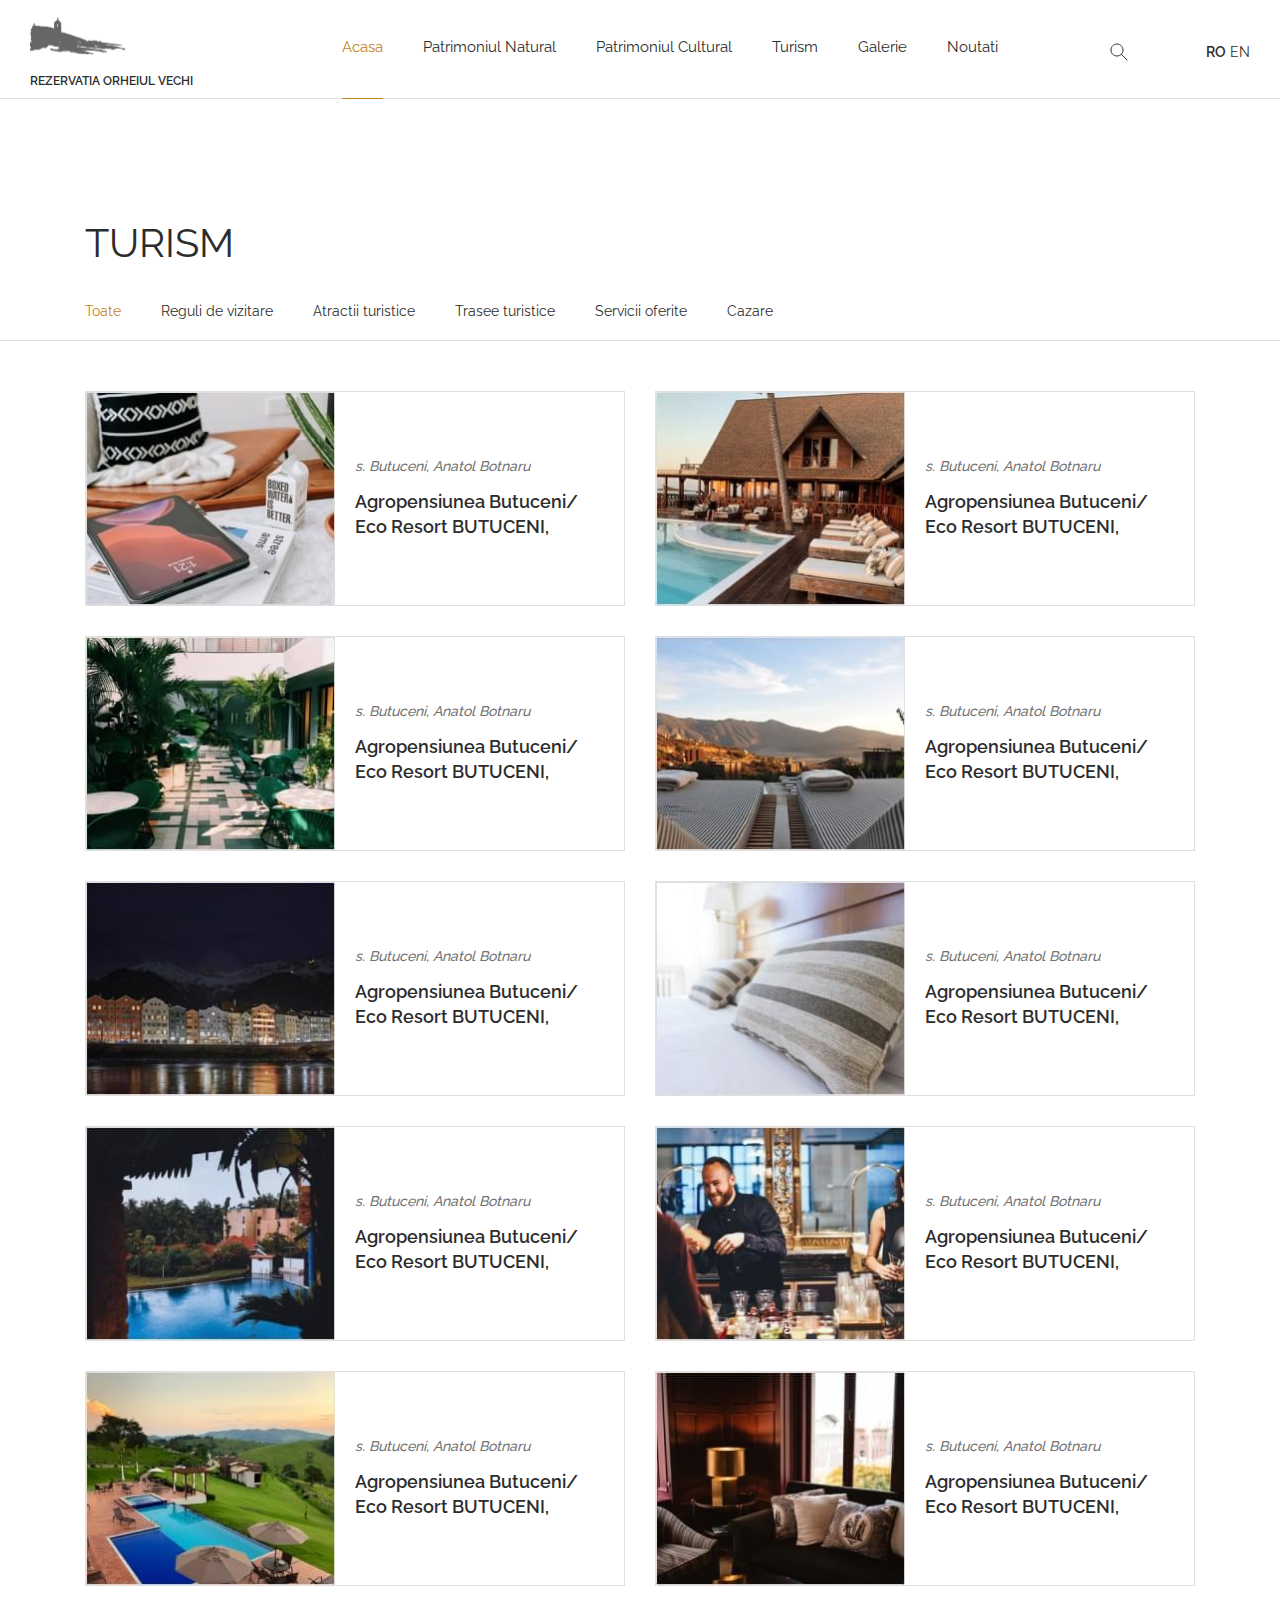
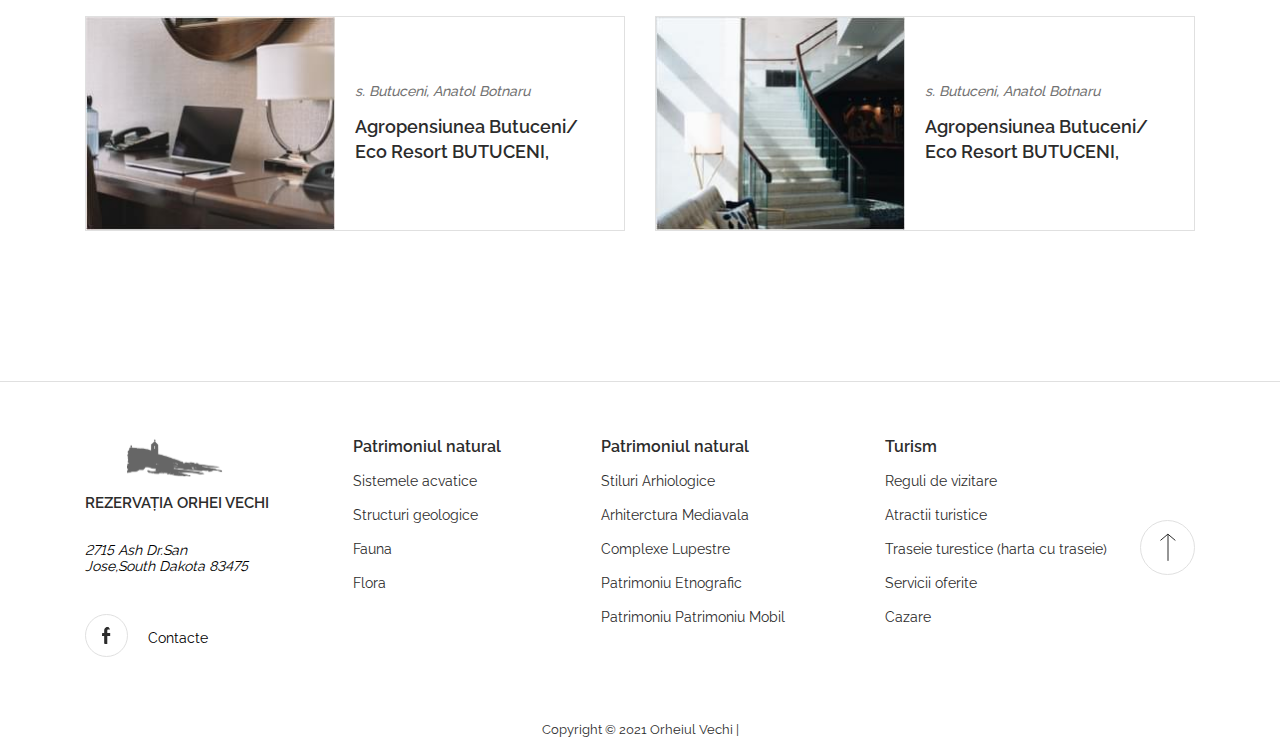
<file: housing.html>
<!DOCTYPE html>
<html lang="en">

<head>
    <meta charset="UTF-8">
    <title>Turism Orheiul-Vechi</title>
    <meta name="viewport" content="width=device-width, initial-scale=1.0">

    <!-- STYLE -->
    <link rel="stylesheet" href="css/style.min.css">
    <!-- STYLE -->
</head>

<body>
    <header class="header" id="header">
    <div class=" header__container">
        <div class="header__logo">
            <a href="/">
                <img src="img/logo.svg" alt="Logo">
                <small class="logo__subtitle">rezervatia orheiul vechi</small>
            </a>
        </div>

        <div class="burger">
            <span></span>
            <span></span>
        </div>

        <nav class="nav header__nav">
            <ul class="nav__list">
                <li class="nav__item"><a href="/" class="nav__link active">Acasa</a></li>
                <li class="nav__item">
                    <a href="natural_patrimonium.html" class="nav__link">Patrimoniul Natural</a>
                    <ul class="nav__sublist">
                        <li class="nav__subitem"><a href="#" class="nav__sublink">activitati</a></li>
                        <li class="nav__subitem"><a href="#" class="nav__sublink">structuri geografice</a></li>
                        <li class="nav__subitem"><a href="#" class="nav__sublink">cazare</a></li>
                    </ul>
                </li>
                <li class="nav__item"><a href="patrimoniul_cultural.html" class="nav__link">Patrimoniul Cultural</a></li>
                <li class="nav__item"><a href="turism.html" class="nav__link">Turism</a></li>
                <li class="nav__item"><a href="gallery.html" class="nav__link">Galerie</a></li>
                <li class="nav__item"><a href="news.html" class="nav__link">Noutati</a></li>
            </ul>
        </nav>

        <div class="header__search-block">
            <form action="#" method="GET" class="search__form">
                <input type="search">
            </form>
            <button class="search__close">
                <svg width="15" height="15" viewBox="0 0 10 10" fill="none" xmlns="http://www.w3.org/2000/svg">
                    <path d="M0.141602 0.834488C-0.0458984 0.646988 -0.0458984 0.334925 0.141602 0.140869C0.335657 -0.0466309 0.641164 -0.0466309 0.83522 0.140869L4.99737 4.31001L9.16651 0.140869C9.35401 -0.0466309 9.66608 -0.0466309 9.85314 0.140869C10.0472 0.334925 10.0472 0.647425 9.85314 0.834488L5.69099 4.99708L9.85314 9.16622C10.0472 9.35372 10.0472 9.66578 9.85314 9.85984C9.66564 10.0473 9.35358 10.0473 9.16651 9.85984L4.99737 5.69069L0.83522 9.85984C0.641164 10.0473 0.335657 10.0473 0.141602 9.85984C-0.0458984 9.66578 -0.0458984 9.35328 0.141602 9.16622L4.30375 4.99708L0.141602 0.834488Z" fill="#2F2222"/>
                </svg>
            </button>
        </div>

        <div class="header__right">
            <button class="header__search">
                <svg width="24" height="24" viewBox="0 0 24 24" fill="none" xmlns="http://www.w3.org/2000/svg">
                    <g id="search">
                    <path id="Path5" d="M14.4121 14.4121L20 20" stroke="#2C2C2C" stroke-linecap="round"/>
                    <path id="Oval" fill-rule="evenodd" clip-rule="evenodd" d="M10 16C13.3137 16 16 13.3137 16 10C16 6.68629 13.3137 4 10 4C6.68629 4 4 6.68629 4 10C4 13.3137 6.68629 16 10 16Z" stroke="#2C2C2C"/>
                    </g>
                </svg>
            </button>

            <div class="header__languages">
                <a href="#" class="language active">RO</a>
                <a href="#" class="language">EN</a>
            </div>
        </div>
    </div>
</header>

    <main id="main">
        <div class="housing">
            <div class="container">
                <div class="housing__header">
                    <h2 class="housing__header-title">Turism</h2>

                    <ul class="housing__list pages-list">
                        <li class="housing__item pages-item"><a href="#" class="housing__link pages-link active">Toate </a></li>
                        <li class="housing__item pages-item"><a href="#" class="housing__link pages-link">Reguli de vizitare</a></li>
                        <li class="housing__item pages-item"><a href="#" class="housing__link pages-link"> Atractii turistice</a></li>
                        <li class="housing__item pages-item"><a href="#" class="housing__link pages-link"> Trasee turistice</a> </li>
                        <li class="housing__item pages-item"><a href="#" class="housing__link pages-link"> Servicii oferite</a></li>
                        <li class="housing__item pages-item"><a href="#" class="housing__link pages-link"> Cazare</a></li>
                    </ul>
                </div>
            </div>

            <div class="housing__body">
                <div class="container">
                    <div class="housing__body-grid">
                        <div class="housing__grid-item grid-card">
                            <a href="#" class="housing__grid-link grid-card__link">
                                <img class="housing__grid-img grid-card__img" src="img/cazare1.jpg" alt="Agropensiunea Butuceni">
                            </a>
                            <div class="housing__grid-info grid-card__info">
                                <address class="housing__grid-address grid-card__address">s. Butuceni, Anatol Botnaru</address>
                                <h5 class="housing__grid-title grid-card__title">Agropensiunea Butuceni/ Eco Resort BUTUCENI,</h5>
                            </div>
                        </div>
                        <div class="housing__grid-item grid-card">
                            <a href="#" class="housing__grid-link grid-card__link">
                                <img class="housing__grid-img grid-card__img" src="img/cazare2.jpg" alt="Agropensiunea Butuceni">
                            </a>
                            <div class="housing__grid-info grid-card__info">
                                <address class="housing__grid-address grid-card__address">s. Butuceni, Anatol Botnaru</address>
                                <h5 class="housing__grid-title grid-card__title">Agropensiunea Butuceni/ Eco Resort BUTUCENI,</h5>
                            </div>
                        </div>
                        <div class="housing__grid-item grid-card">
                            <a href="#" class="housing__grid-link grid-card__link">
                                <img class="housing__grid-img grid-card__img" src="img/cazare3.jpg" alt="Agropensiunea Butuceni">
                            </a>
                            <div class="housing__grid-info grid-card__info">
                                <address class="housing__grid-address grid-card__address">s. Butuceni, Anatol Botnaru</address>
                                <h5 class="housing__grid-title grid-card__title">Agropensiunea Butuceni/ Eco Resort BUTUCENI,</h5>
                            </div>
                        </div>
                        <div class="housing__grid-item grid-card">
                            <a href="#" class="housing__grid-link grid-card__link">
                                <img class="housing__grid-img grid-card__img" src="img/cazare4.jpg" alt="Agropensiunea Butuceni">
                            </a>
                            <div class="housing__grid-info grid-card__info">
                                <address class="housing__grid-address grid-card__address">s. Butuceni, Anatol Botnaru</address>
                                <h5 class="housing__grid-title grid-card__title">Agropensiunea Butuceni/ Eco Resort BUTUCENI,</h5>
                            </div>
                        </div>
                        <div class="housing__grid-item grid-card">
                            <a href="#" class="housing__grid-link grid-card__link">
                                <img class="housing__grid-img grid-card__img" src="img/cazare5.jpg" alt="Agropensiunea Butuceni">
                            </a>
                            <div class="housing__grid-info grid-card__info">
                                <address class="housing__grid-address grid-card__address">s. Butuceni, Anatol Botnaru</address>
                                <h5 class="housing__grid-title grid-card__title">Agropensiunea Butuceni/ Eco Resort BUTUCENI,</h5>
                            </div>
                        </div>
                        <div class="housing__grid-item grid-card">
                            <a href="#" class="housing__grid-link grid-card__link">
                                <img class="housing__grid-img grid-card__img" src="img/cazare6.jpg" alt="Agropensiunea Butuceni">
                            </a>
                            <div class="housing__grid-info grid-card__info">
                                <address class="housing__grid-address grid-card__address">s. Butuceni, Anatol Botnaru</address>
                                <h5 class="housing__grid-title grid-card__title">Agropensiunea Butuceni/ Eco Resort BUTUCENI,</h5>
                            </div>
                        </div>
                        <div class="housing__grid-item grid-card">
                            <a href="#" class="housing__grid-link grid-card__link">
                                <img class="housing__grid-img grid-card__img" src="img/cazare7.jpg" alt="Agropensiunea Butuceni">
                            </a>
                            <div class="housing__grid-info grid-card__info">
                                <address class="housing__grid-address grid-card__address">s. Butuceni, Anatol Botnaru</address>
                                <h5 class="housing__grid-title grid-card__title">Agropensiunea Butuceni/ Eco Resort BUTUCENI,</h5>
                            </div>
                        </div>
                        <div class="housing__grid-item grid-card">
                            <a href="#" class="housing__grid-link grid-card__link">
                                <img class="housing__grid-img grid-card__img" src="img/cazare8.jpg" alt="Agropensiunea Butuceni">
                            </a>
                            <div class="housing__grid-info grid-card__info">
                                <address class="housing__grid-address grid-card__address">s. Butuceni, Anatol Botnaru</address>
                                <h5 class="housing__grid-title grid-card__title">Agropensiunea Butuceni/ Eco Resort BUTUCENI,</h5>
                            </div>
                        </div>
                        <div class="housing__grid-item grid-card">
                            <a href="#" class="housing__grid-link grid-card__link">
                                <img class="housing__grid-img grid-card__img" src="img/cazare9.jpg" alt="Agropensiunea Butuceni">
                            </a>
                            <div class="housing__grid-info grid-card__info">
                                <address class="housing__grid-address grid-card__address">s. Butuceni, Anatol Botnaru</address>
                                <h5 class="housing__grid-title grid-card__title">Agropensiunea Butuceni/ Eco Resort BUTUCENI,</h5>
                            </div>
                        </div>
                        <div class="housing__grid-item grid-card">
                            <a href="#" class="housing__grid-link grid-card__link">
                                <img class="housing__grid-img grid-card__img" src="img/cazare10.jpg" alt="Agropensiunea Butuceni">
                            </a>
                            <div class="housing__grid-info grid-card__info">
                                <address class="housing__grid-address grid-card__address">s. Butuceni, Anatol Botnaru</address>
                                <h5 class="housing__grid-title grid-card__title">Agropensiunea Butuceni/ Eco Resort BUTUCENI,</h5>
                            </div>
                        </div>
                        <div class="housing__grid-item grid-card">
                            <a href="#" class="housing__grid-link grid-card__link">
                                <img class="housing__grid-img grid-card__img" src="img/cazare11.jpg" alt="Agropensiunea Butuceni">
                            </a>
                            <div class="housing__grid-info grid-card__info">
                                <address class="housing__grid-address grid-card__address">s. Butuceni, Anatol Botnaru</address>
                                <h5 class="housing__grid-title grid-card__title">Agropensiunea Butuceni/ Eco Resort BUTUCENI,</h5>
                            </div>
                        </div>
                        <div class="housing__grid-item grid-card">
                            <a href="#" class="housing__grid-link grid-card__link">
                                <img class="housing__grid-img grid-card__img" src="img/cazare12.jpg" alt="Agropensiunea Butuceni">
                            </a>
                            <div class="housing__grid-info grid-card__info">
                                <address class="housing__grid-address grid-card__address">s. Butuceni, Anatol Botnaru</address>
                                <h5 class="housing__grid-title grid-card__title">Agropensiunea Butuceni/ Eco Resort BUTUCENI,</h5>
                            </div>
                        </div>
                    </div>
                </div>
            </div>
        </div>
    </main>




    <footer class="footer">
    <div class="container footer__container">
        <div class="footer__left">
            <a href="/">
                <img src="img/logo.svg" alt="Footer Logo" class="footer__logo">
            </a>
            <small class="logo__subtitle">rezervația orhei vechi</small>

            <address class="footer__address">2715 Ash Dr.San Jose,South Dakota 83475</address>

            <div class="footer__contact">
                <a href="#" class="facebook__link">
                    <img src="img/facebook.svg" alt="facebook link" class="facebook">
                </a>
                <a href="#" class="contact__link">Contacte</a>
            </div>
        </div>

        <div class="footer__lists">
            <div class="footer__block-list">
                <h4 class="list__title">Patrimoniul natural</h4>
                <ul class="list">
                    <li class="list_item"><a class="list_link" href="#">Sistemele acvatice</a></li>
                    <li class="list_item"><a class="list_link" href="#">Structuri geologice</a></li>
                    <li class="list_item"><a class="list_link" href="#">Fauna</a></li>
                    <li class="list_item"><a class="list_link" href="#">Flora</a></li>
                </ul>
            </div>

            <div class="footer__block-list">
                <h4 class="list__title">Patrimoniul natural</h4>
                <ul class="list">
                    <li class="list_item"><a class="list_link" href="#">Stiluri Arhiologice</a></li>
                    <li class="list_item"><a class="list_link" href="#">Arhiterctura Mediavala</a></li>
                    <li class="list_item"><a class="list_link" href="#">Complexe Lupestre</a></li>
                    <li class="list_item"><a class="list_link" href="#">Patrimoniu Etnografic</a></li>
                    <li class="list_item"><a class="list_link" href="#">Patrimoniu Patrimoniu Mobil</a></li>
                </ul>
            </div>

            <div class="footer__block-list">
                <h4 class="list__title">Turism</h4>
                <ul class="list">
                    <li class="list_item"><a class="list_link" href="#">Reguli de vizitare</a></li>
                    <li class="list_item"><a class="list_link" href="#">Atractii turistice</a></li>
                    <li class="list_item"><a class="list_link" href="#">Traseie turestice (harta cu traseie)</a></li>
                    <li class="list_item"><a class="list_link" href="#">Servicii oferite</a></li>
                    <li class="list_item"><a class="list_link" href="#">Cazare</a></li>
                </ul>
            </div>
        </div>

        <button class="to_top">
            <svg width="55" height="55" viewBox="0 0 55 55" fill="none" xmlns="http://www.w3.org/2000/svg">
                <circle cx="27.5" cy="27.5" r="27" stroke="#E0E0E0"/>
                <path d="M20.4282 20.4287L27.8925 14.143L35.3568 20.4287" stroke="#2C2C2C"/>
                <line x1="28" y1="14.1431" x2="28" y2="40.8573" stroke="#2C2C2C"/>
            </svg>
        </button>
    </div>

    <div class="footer__copyright">
        <small>Copyright © 2021 Orheiul Vechi | </small>
    </div>
</footer>

    <!-- SCRTIPTS -->
    <script src="js/script.min.js"></script>
    <!-- SCRTIPTS -->
</body>

</html>
</file>
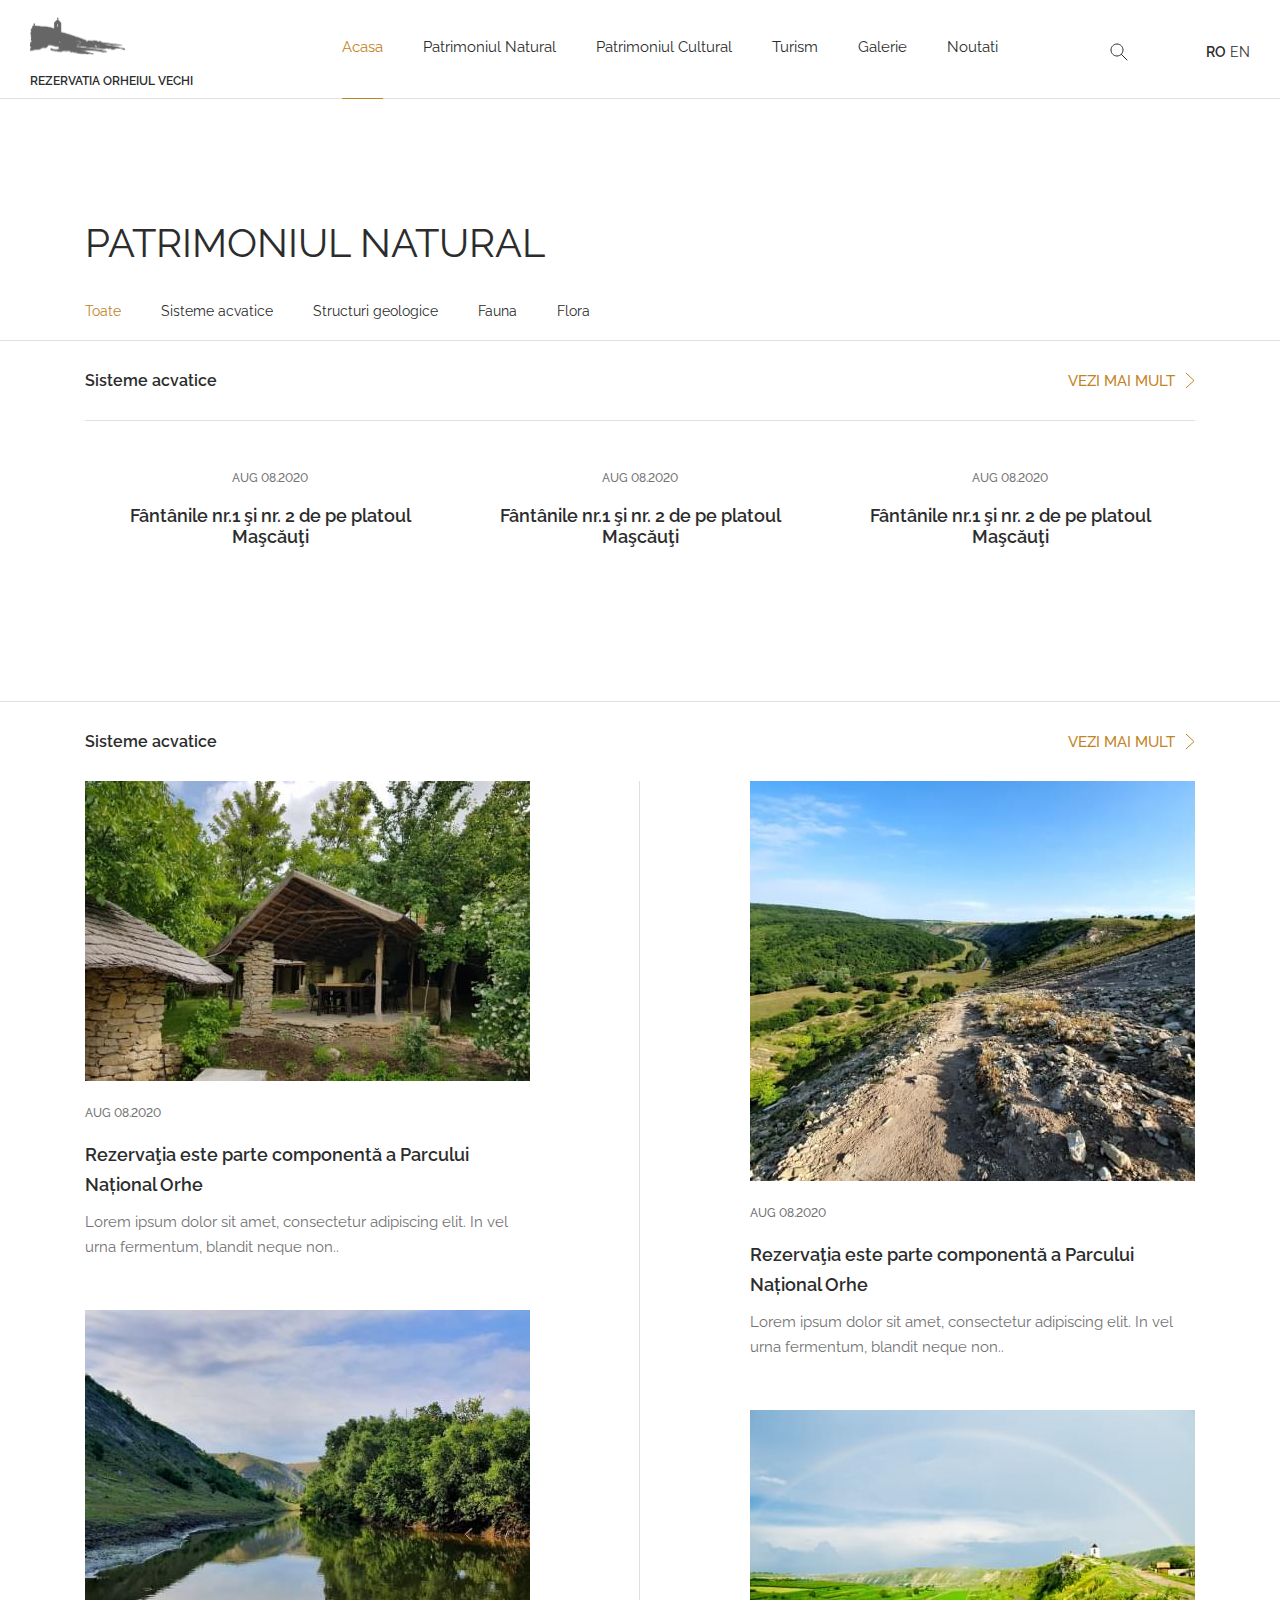
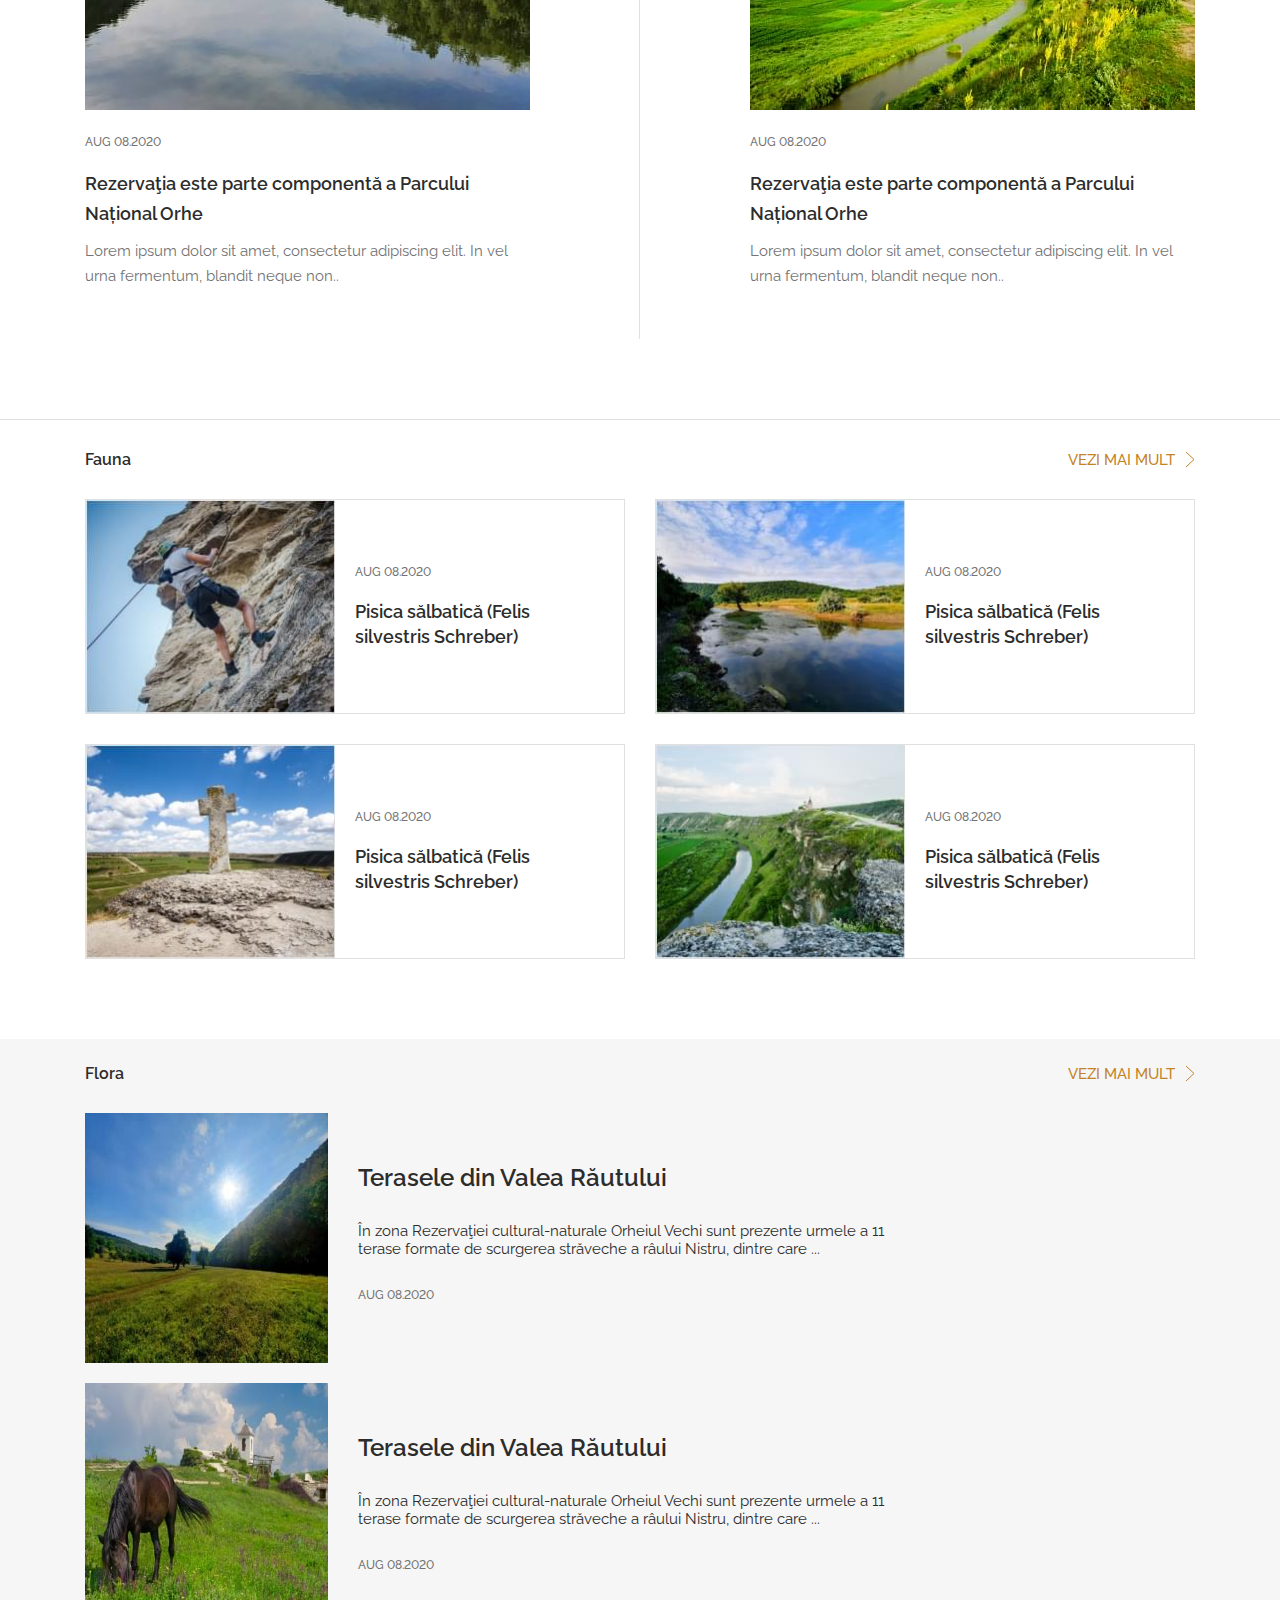
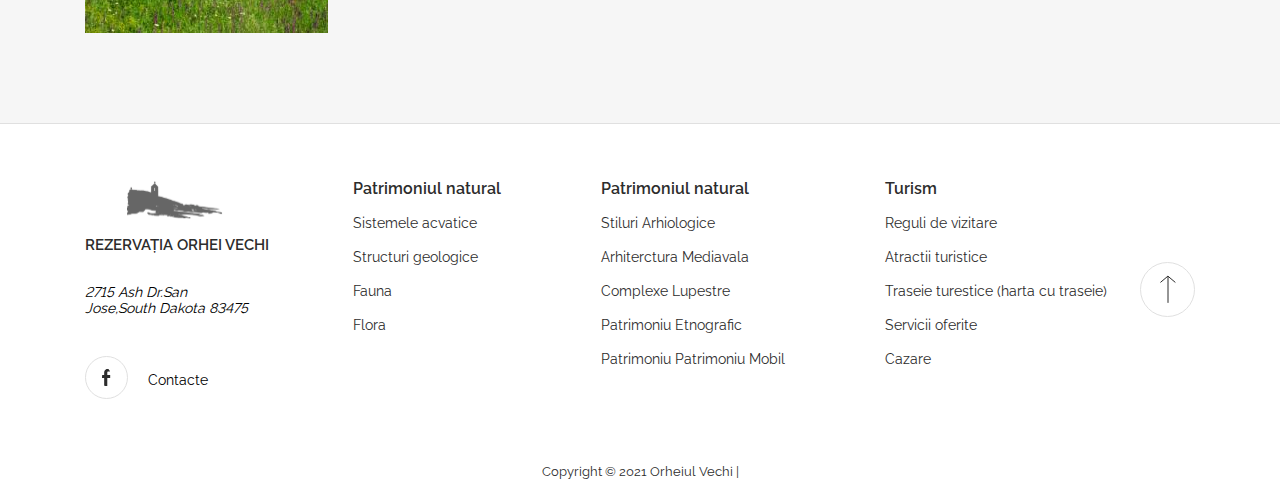
<file: natural_patrimonium.html>
<!DOCTYPE html>
<html lang="en">

<head>
    <meta charset="UTF-8">
    <title>Rezervația Orheiul-Vechi</title>
    <meta name="viewport" content="width=device-width, initial-scale=1.0">

    <!-- STYLE -->
    <link rel="stylesheet" href="css/style.min.css">
    <!-- STYLE -->
</head>

<body>
    <header class="header" id="header">
    <div class=" header__container">
        <div class="header__logo">
            <a href="/">
                <img src="img/logo.svg" alt="Logo">
                <small class="logo__subtitle">rezervatia orheiul vechi</small>
            </a>
        </div>

        <div class="burger">
            <span></span>
            <span></span>
        </div>

        <nav class="nav header__nav">
            <ul class="nav__list">
                <li class="nav__item"><a href="/" class="nav__link active">Acasa</a></li>
                <li class="nav__item">
                    <a href="natural_patrimonium.html" class="nav__link">Patrimoniul Natural</a>
                    <ul class="nav__sublist">
                        <li class="nav__subitem"><a href="#" class="nav__sublink">activitati</a></li>
                        <li class="nav__subitem"><a href="#" class="nav__sublink">structuri geografice</a></li>
                        <li class="nav__subitem"><a href="#" class="nav__sublink">cazare</a></li>
                    </ul>
                </li>
                <li class="nav__item"><a href="patrimoniul_cultural.html" class="nav__link">Patrimoniul Cultural</a></li>
                <li class="nav__item"><a href="turism.html" class="nav__link">Turism</a></li>
                <li class="nav__item"><a href="gallery.html" class="nav__link">Galerie</a></li>
                <li class="nav__item"><a href="news.html" class="nav__link">Noutati</a></li>
            </ul>
        </nav>

        <div class="header__search-block">
            <form action="#" method="GET" class="search__form">
                <input type="search">
            </form>
            <button class="search__close">
                <svg width="15" height="15" viewBox="0 0 10 10" fill="none" xmlns="http://www.w3.org/2000/svg">
                    <path d="M0.141602 0.834488C-0.0458984 0.646988 -0.0458984 0.334925 0.141602 0.140869C0.335657 -0.0466309 0.641164 -0.0466309 0.83522 0.140869L4.99737 4.31001L9.16651 0.140869C9.35401 -0.0466309 9.66608 -0.0466309 9.85314 0.140869C10.0472 0.334925 10.0472 0.647425 9.85314 0.834488L5.69099 4.99708L9.85314 9.16622C10.0472 9.35372 10.0472 9.66578 9.85314 9.85984C9.66564 10.0473 9.35358 10.0473 9.16651 9.85984L4.99737 5.69069L0.83522 9.85984C0.641164 10.0473 0.335657 10.0473 0.141602 9.85984C-0.0458984 9.66578 -0.0458984 9.35328 0.141602 9.16622L4.30375 4.99708L0.141602 0.834488Z" fill="#2F2222"/>
                </svg>
            </button>
        </div>

        <div class="header__right">
            <button class="header__search">
                <svg width="24" height="24" viewBox="0 0 24 24" fill="none" xmlns="http://www.w3.org/2000/svg">
                    <g id="search">
                    <path id="Path5" d="M14.4121 14.4121L20 20" stroke="#2C2C2C" stroke-linecap="round"/>
                    <path id="Oval" fill-rule="evenodd" clip-rule="evenodd" d="M10 16C13.3137 16 16 13.3137 16 10C16 6.68629 13.3137 4 10 4C6.68629 4 4 6.68629 4 10C4 13.3137 6.68629 16 10 16Z" stroke="#2C2C2C"/>
                    </g>
                </svg>
            </button>

            <div class="header__languages">
                <a href="#" class="language active">RO</a>
                <a href="#" class="language">EN</a>
            </div>
        </div>
    </div>
</header>


    <main id="main">
        <div class="natural__patrimonium">
            <div class="container">
                <div class="natural__header">
                    <h2 class="natural__header-title">patrimoniul natural</h2>
                    <ul class="natural__list pages-list">
                        <li class="natural__item pages-item"><a class="natural__link pages-link active" href="#">Toate</a></li>
                        <li class="natural__item pages-item"><a class="natural__link pages-link" href="#">Sisteme acvatice</a></li>
                        <li class="natural__item pages-item"><a class="natural__link pages-link" href="#">Structuri geologice</a></li>
                        <li class="natural__item pages-item"><a class="natural__link pages-link" href="#">Fauna</a></li>
                        <li class="natural__item pages-item"><a class="natural__link pages-link" href="#">Flora</a></li>
                    </ul>
                </div>
            </div>

            <hr class="natural__separator">

            <div class="container">
                <div class="natural__aqua">
                    <h4 class="natural__aqua-title">Sisteme acvatice</h4>
                    <a href="#" class="natural__aqua-more look-more">
                        <span>VEZI MAI MULT</span>
                        <svg width="10" height="17" viewBox="0 0 10 17" fill="none" xmlns="http://www.w3.org/2000/svg">
                                <path d="M1 1L9 8.5L1 16" stroke="#C38324" />
                            </svg>
                    </a>
                </div>

                <div class="natural__tab">
                    <a href="#" class="tab__link">
                        <div class="tab">
                            <time class="tab__time" datetime="2020-08-08">AUG 08.2020</time>
                            <h4 class="tab__title">Fântânile nr.1 şi nr. 2 de pe platoul Maşcăuţi</h4>
                        </div>
                    </a>
                    <a href="#" class="tab__link">
                        <div class="tab">
                            <time class="tab__time" datetime="2020-08-08">AUG 08.2020</time>
                            <h4 class="tab__title">Fântânile nr.1 şi nr. 2 de pe platoul Maşcăuţi</h4>
                        </div>
                    </a>
                    <a href="#" class="tab__link">
                        <div class="tab">
                            <time class="tab__time" datetime="2020-08-08">AUG 08.2020</time>
                            <h4 class="tab__title">Fântânile nr.1 şi nr. 2 de pe platoul Maşcăuţi</h4>
                        </div>
                    </a>
                </div>
            </div>

            <hr class="natural__separator">

            <div class="geologic">
                <div class="container">
                    <div class="geologic__header">
                        <h4 class="geologic__header-title">Sisteme acvatice</h4>
                        <a href="#" class="geologic__header-more look-more">
                            <span>VEZI MAI MULT</span>
                            <svg width="10" height="17" viewBox="0 0 10 17" fill="none" xmlns="http://www.w3.org/2000/svg">
                                    <path d="M1 1L9 8.5L1 16" stroke="#C38324" />
                                </svg>
                        </a>
                    </div>

                    <div class="geologic__grid">
                        <div class="geologic-grid__item">
                            <a href="#" class="geologic-grid__link">
                                <div class="geologic-grid__image" style="background: url('img/popular1.jpg') 50% 50% / cover no-repeat;"></div>
                            </a>
                            <time class="geologic-grid__time">AUG 08.2020</time>

                            <a href="#" class="geologic-grid__link">
                                <h4 class="geologic-grid__title">Rezervaţia este parte componentă a Parcului Național Orhe</h4>
                            </a>
                            <small class="geologic-grid__text">Lorem ipsum dolor sit amet, consectetur adipiscing elit. In vel urna fermentum, blandit neque non..</small>
                        </div>

                        <div class="geologic-grid__item">
                            <a href="#" class="geologic-grid__link">
                                <div class="geologic-grid__image" style="background: url('img/popular2.jpg') 50% 50% / cover no-repeat;"></div>
                            </a>
                            <time class="geologic-grid__time">AUG 08.2020</time>
                            <a href="#" class="geologic-grid__link">
                                <h4 class="geologic-grid__title">Rezervaţia este parte componentă a Parcului Național Orhe</h4>
                            </a>
                            <small class="geologic-grid__text">Lorem ipsum dolor sit amet, consectetur adipiscing elit. In vel urna fermentum, blandit neque non..</small>
                        </div>

                        <div class="geologic-grid__item">
                            <a href="#" class="geologic-grid__link">
                                <div class="geologic-grid__image" style="background: url('img/popular3.jpg') 50% 50% / cover no-repeat;"></div>
                            </a>
                            <time class="geologic-grid__time">AUG 08.2020</time>
                            <a href="#" class="geologic-grid__link">
                                <h4 class="geologic-grid__title">Rezervaţia este parte componentă a Parcului Național Orhe</h4>
                            </a>
                            <small class="geologic-grid__text">Lorem ipsum dolor sit amet, consectetur adipiscing elit. In vel urna fermentum, blandit neque non..</small>
                        </div>

                        <div class="geologic-grid__item">
                            <a href="#" class="geologic-grid__link">
                                <div class="geologic-grid__image" style="background: url('img/popular4.jpg') 50% 50% / cover no-repeat;"></div>
                            </a>
                            <time class="geologic-grid__time">AUG 08.2020</time>
                            <a href="#" class="geologic-grid__link">
                                <h4 class="geologic-grid__title">Rezervaţia este parte componentă a Parcului Național Orhe</h4>
                            </a>
                            <small class="geologic-grid__text">Lorem ipsum dolor sit amet, consectetur adipiscing elit. In vel urna fermentum, blandit neque non..</small>
                        </div>
                    </div>
                </div>
            </div>

            <hr class="natural__separator">

            <div class="fauna">
                <div class="container">
                    <div class="fauna__header">
                        <h4 class="fauna__header-title">Fauna</h4>
                        <a href="#" class="fauna__header-more look-more">
                            <span>VEZI MAI MULT</span>
                            <svg width="10" height="17" viewBox="0 0 10 17" fill="none" xmlns="http://www.w3.org/2000/svg">
                                    <path d="M1 1L9 8.5L1 16" stroke="#C38324" />
                                </svg>
                        </a>
                    </div>

                    <div class="fauna__body">
                        <div class="fauna__body-card grid-card">
                            <a href="#" class="fauna__card-link grid-card__link">
                                <img class="fauna__card-img grid-card__img" src="img/fauna1.jpg" alt="">
                            </a>
                            <div class="fauna__card-info grid-card__info">
                                <time class="fauna__card-time grid-card__time" datetime="2020-08-08">AUG 08.2020</time>
                                <h4 class="fauna__card-title grid-card__title">Pisica sălbatică (Felis silvestris Schreber)</h4>
                            </div>
                        </div>

                        <div class="fauna__body-card grid-card">
                            <a href="#" class="fauna__card-link grid-card__link">
                                <img class="fauna__card-img grid-card__img" src="img/fauna2.jpg" alt="">
                            </a>
                            <div class="fauna__card-info grid-card__info">
                                <time class="fauna__card-time grid-card__time" datetime="2020-08-08">AUG 08.2020</time>
                                <h4 class="fauna__card-title grid-card__title">Pisica sălbatică (Felis silvestris Schreber)</h4>
                            </div>
                        </div>

                        <div class="fauna__body-card grid-card">
                            <a href="#" class="fauna__card-link grid-card__link">
                                <img class="fauna__card-img grid-card__img" src="img/fauna3.jpg" alt="">
                            </a>
                            <div class="fauna__card-info grid-card__info">
                                <time class="fauna__card-time grid-card__time" datetime="2020-08-08">AUG 08.2020</time>
                                <h4 class="fauna__card-title grid-card__title">Pisica sălbatică (Felis silvestris Schreber)</h4>
                            </div>
                        </div>

                        <div class="fauna__body-card grid-card">
                            <a href="#" class="fauna__card-link grid-card__link">
                                <img class="fauna__card-img grid-card__img" src="img/fauna4.jpg" alt="">
                            </a>
                            <div class="fauna__card-info grid-card__info">
                                <time class="fauna__card-time grid-card__time" datetime="2020-08-08">AUG 08.2020</time>
                                <h4 class="fauna__card-title grid-card__title">Pisica sălbatică (Felis silvestris Schreber)</h4>
                            </div>
                        </div>
                    </div>
                </div>
            </div>


            <div class="flora">
                <div class="container">
                    <div class="flora__header">
                        <h4 class="flora__header-title">Flora</h4>
                        <a href="#" class="flora__header-more look-more">
                            <span>VEZI MAI MULT</span>
                            <svg width="10" height="17" viewBox="0 0 10 17" fill="none" xmlns="http://www.w3.org/2000/svg">
                                    <path d="M1 1L9 8.5L1 16" stroke="#C38324" />
                                </svg>
                        </a>
                    </div>

                    <div class="flora__body">
                        <div class="flora__body-card">
                            <a href="#" class="flora__card-link">
                                <img src="img/flora1.jpg" alt="" class="flora__card-img">
                            </a>
                            <div class="flora__card-info">
                                <h3 class="flora__card-title">Terasele din Valea Răutului</h3>
                                <p class="flora__card-text">În zona Rezervaţiei cultural-naturale Orheiul Vechi sunt prezente urmele a 11 terase formate de scurgerea străveche a râului Nistru, dintre care ...</p>
                                <time class="flora__card-time" datetime="2020-08-08">AUG 08.2020</time>
                            </div>
                        </div>
                        <div class="flora__body-card">
                            <a href="#" class="flora__card-link">
                                <img src="img/flora2.jpg" alt="" class="flora__card-img">
                            </a>
                            <div class="flora__card-info">
                                <h3 class="flora__card-title">Terasele din Valea Răutului</h3>
                                <p class="flora__card-text">În zona Rezervaţiei cultural-naturale Orheiul Vechi sunt prezente urmele a 11 terase formate de scurgerea străveche a râului Nistru, dintre care ...</p>
                                <time class="flora__card-time" datetime="2020-08-08">AUG 08.2020</time>
                            </div>
                        </div>

                    </div>
                </div>
            </div>
        </div>

    </main>

    <footer class="footer">
    <div class="container footer__container">
        <div class="footer__left">
            <a href="/">
                <img src="img/logo.svg" alt="Footer Logo" class="footer__logo">
            </a>
            <small class="logo__subtitle">rezervația orhei vechi</small>

            <address class="footer__address">2715 Ash Dr.San Jose,South Dakota 83475</address>

            <div class="footer__contact">
                <a href="#" class="facebook__link">
                    <img src="img/facebook.svg" alt="facebook link" class="facebook">
                </a>
                <a href="#" class="contact__link">Contacte</a>
            </div>
        </div>

        <div class="footer__lists">
            <div class="footer__block-list">
                <h4 class="list__title">Patrimoniul natural</h4>
                <ul class="list">
                    <li class="list_item"><a class="list_link" href="#">Sistemele acvatice</a></li>
                    <li class="list_item"><a class="list_link" href="#">Structuri geologice</a></li>
                    <li class="list_item"><a class="list_link" href="#">Fauna</a></li>
                    <li class="list_item"><a class="list_link" href="#">Flora</a></li>
                </ul>
            </div>

            <div class="footer__block-list">
                <h4 class="list__title">Patrimoniul natural</h4>
                <ul class="list">
                    <li class="list_item"><a class="list_link" href="#">Stiluri Arhiologice</a></li>
                    <li class="list_item"><a class="list_link" href="#">Arhiterctura Mediavala</a></li>
                    <li class="list_item"><a class="list_link" href="#">Complexe Lupestre</a></li>
                    <li class="list_item"><a class="list_link" href="#">Patrimoniu Etnografic</a></li>
                    <li class="list_item"><a class="list_link" href="#">Patrimoniu Patrimoniu Mobil</a></li>
                </ul>
            </div>

            <div class="footer__block-list">
                <h4 class="list__title">Turism</h4>
                <ul class="list">
                    <li class="list_item"><a class="list_link" href="#">Reguli de vizitare</a></li>
                    <li class="list_item"><a class="list_link" href="#">Atractii turistice</a></li>
                    <li class="list_item"><a class="list_link" href="#">Traseie turestice (harta cu traseie)</a></li>
                    <li class="list_item"><a class="list_link" href="#">Servicii oferite</a></li>
                    <li class="list_item"><a class="list_link" href="#">Cazare</a></li>
                </ul>
            </div>
        </div>

        <button class="to_top">
            <svg width="55" height="55" viewBox="0 0 55 55" fill="none" xmlns="http://www.w3.org/2000/svg">
                <circle cx="27.5" cy="27.5" r="27" stroke="#E0E0E0"/>
                <path d="M20.4282 20.4287L27.8925 14.143L35.3568 20.4287" stroke="#2C2C2C"/>
                <line x1="28" y1="14.1431" x2="28" y2="40.8573" stroke="#2C2C2C"/>
            </svg>
        </button>
    </div>

    <div class="footer__copyright">
        <small>Copyright © 2021 Orheiul Vechi | </small>
    </div>
</footer>
    <!-- SCRTIPTS -->
    <script src="js/script.min.js"></script>
    <!-- SCRTIPTS -->
</body>

</html>
</file>
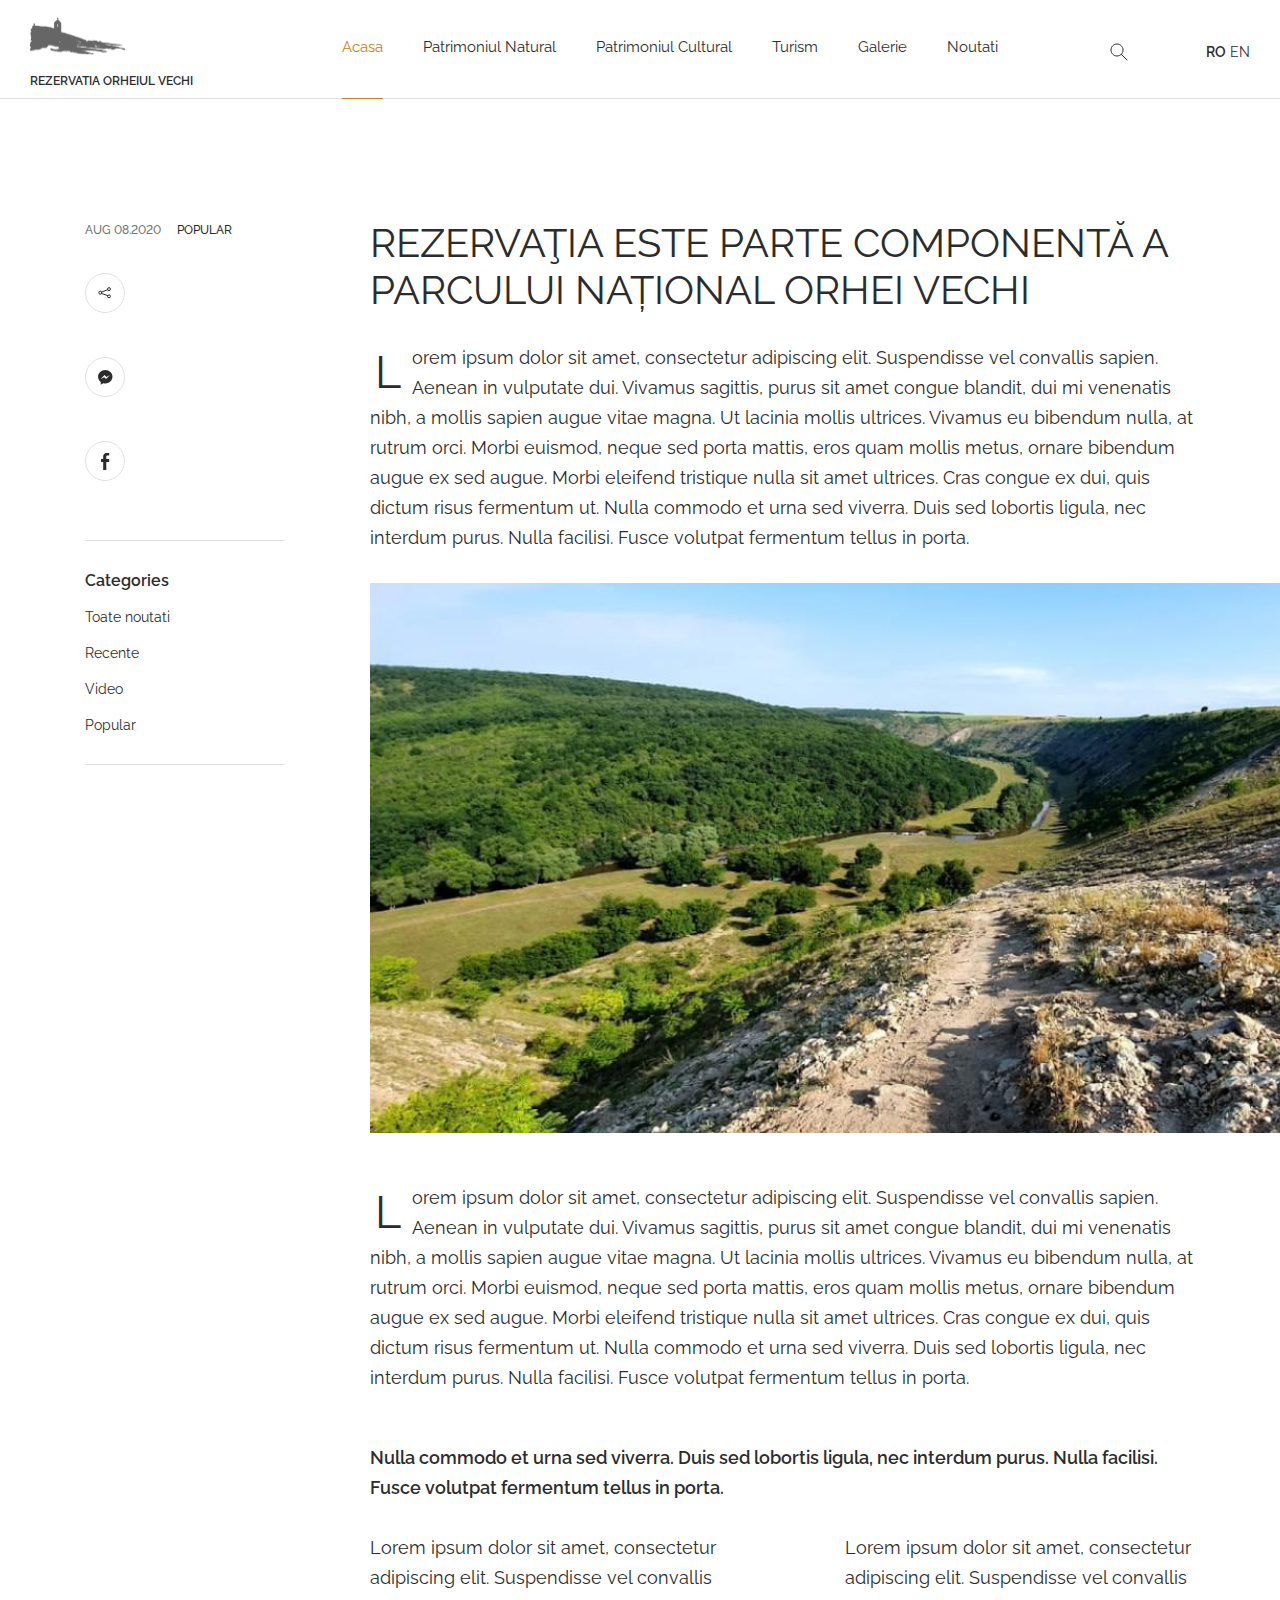
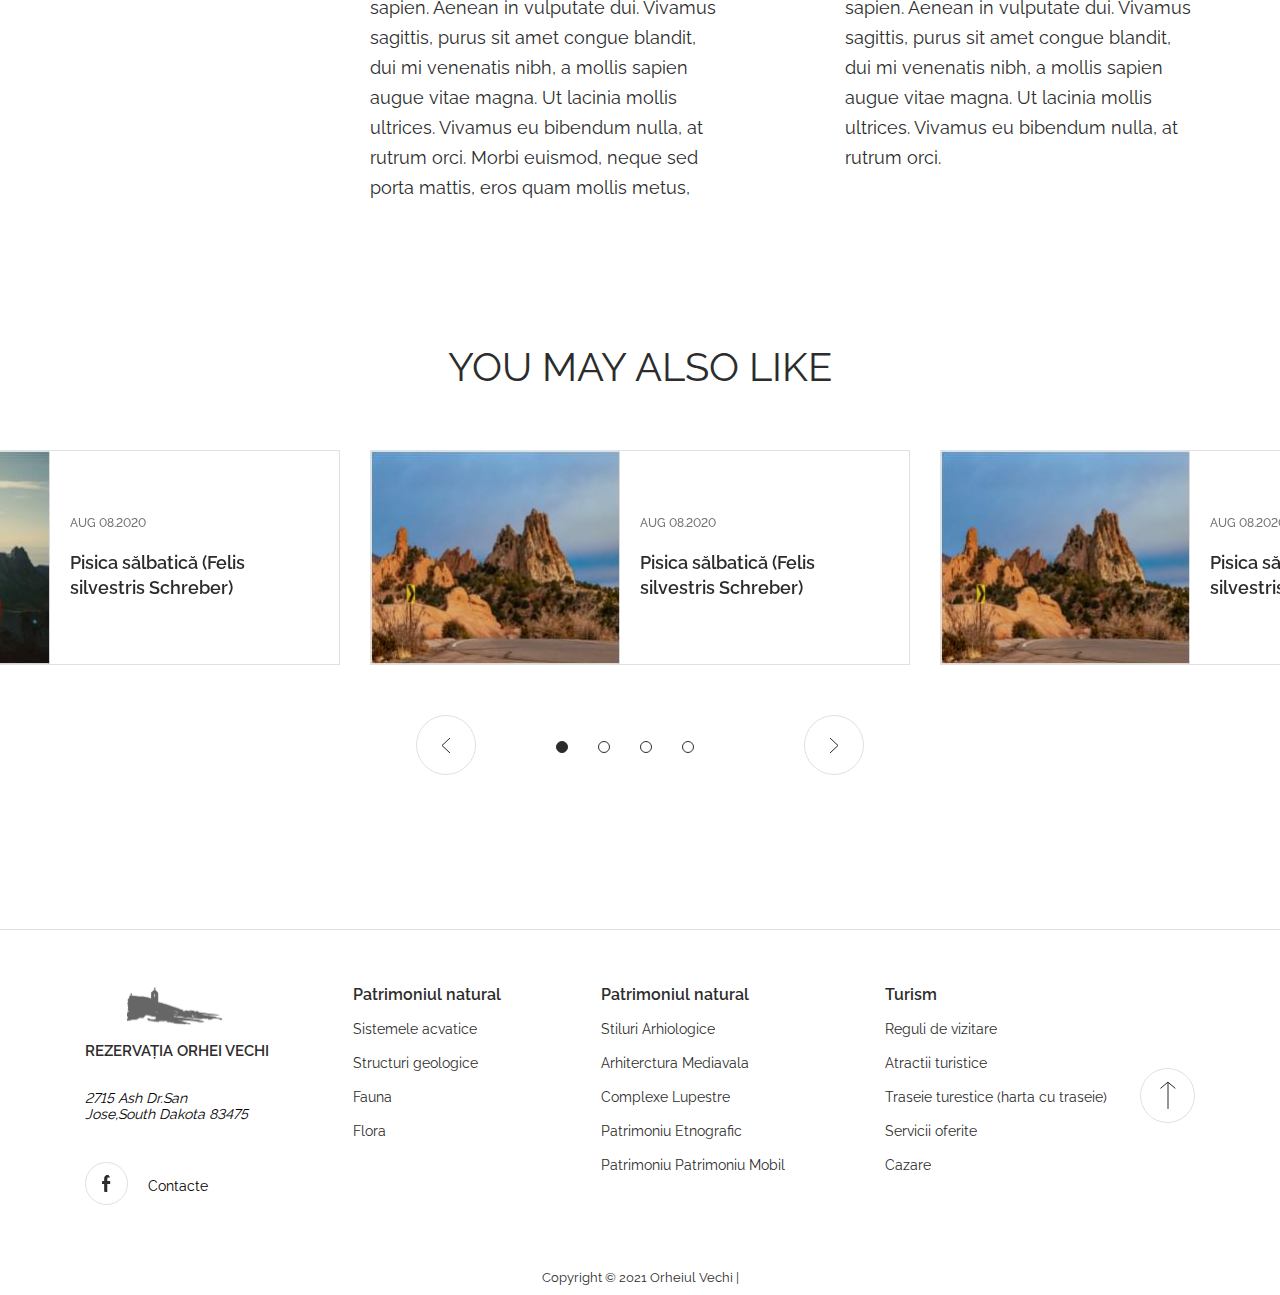
<file: news_detail.html>
<!DOCTYPE html>
<html lang="en">

<head>
    <meta charset="UTF-8">
    <title>Rezervația Orheiul-Vechi</title>
    <meta name="viewport" content="width=device-width, initial-scale=1.0">

    <!-- STYLE -->
    <link rel="stylesheet" href="css/swiper-bundle.min.css">
    <link rel="stylesheet" href="css/style.min.css">
    <!-- STYLE -->
</head>

<body>
    <header class="header" id="header">
    <div class=" header__container">
        <div class="header__logo">
            <a href="/">
                <img src="img/logo.svg" alt="Logo">
                <small class="logo__subtitle">rezervatia orheiul vechi</small>
            </a>
        </div>

        <div class="burger">
            <span></span>
            <span></span>
        </div>

        <nav class="nav header__nav">
            <ul class="nav__list">
                <li class="nav__item"><a href="/" class="nav__link active">Acasa</a></li>
                <li class="nav__item">
                    <a href="natural_patrimonium.html" class="nav__link">Patrimoniul Natural</a>
                    <ul class="nav__sublist">
                        <li class="nav__subitem"><a href="#" class="nav__sublink">activitati</a></li>
                        <li class="nav__subitem"><a href="#" class="nav__sublink">structuri geografice</a></li>
                        <li class="nav__subitem"><a href="#" class="nav__sublink">cazare</a></li>
                    </ul>
                </li>
                <li class="nav__item"><a href="patrimoniul_cultural.html" class="nav__link">Patrimoniul Cultural</a></li>
                <li class="nav__item"><a href="turism.html" class="nav__link">Turism</a></li>
                <li class="nav__item"><a href="gallery.html" class="nav__link">Galerie</a></li>
                <li class="nav__item"><a href="news.html" class="nav__link">Noutati</a></li>
            </ul>
        </nav>

        <div class="header__search-block">
            <form action="#" method="GET" class="search__form">
                <input type="search">
            </form>
            <button class="search__close">
                <svg width="15" height="15" viewBox="0 0 10 10" fill="none" xmlns="http://www.w3.org/2000/svg">
                    <path d="M0.141602 0.834488C-0.0458984 0.646988 -0.0458984 0.334925 0.141602 0.140869C0.335657 -0.0466309 0.641164 -0.0466309 0.83522 0.140869L4.99737 4.31001L9.16651 0.140869C9.35401 -0.0466309 9.66608 -0.0466309 9.85314 0.140869C10.0472 0.334925 10.0472 0.647425 9.85314 0.834488L5.69099 4.99708L9.85314 9.16622C10.0472 9.35372 10.0472 9.66578 9.85314 9.85984C9.66564 10.0473 9.35358 10.0473 9.16651 9.85984L4.99737 5.69069L0.83522 9.85984C0.641164 10.0473 0.335657 10.0473 0.141602 9.85984C-0.0458984 9.66578 -0.0458984 9.35328 0.141602 9.16622L4.30375 4.99708L0.141602 0.834488Z" fill="#2F2222"/>
                </svg>
            </button>
        </div>

        <div class="header__right">
            <button class="header__search">
                <svg width="24" height="24" viewBox="0 0 24 24" fill="none" xmlns="http://www.w3.org/2000/svg">
                    <g id="search">
                    <path id="Path5" d="M14.4121 14.4121L20 20" stroke="#2C2C2C" stroke-linecap="round"/>
                    <path id="Oval" fill-rule="evenodd" clip-rule="evenodd" d="M10 16C13.3137 16 16 13.3137 16 10C16 6.68629 13.3137 4 10 4C6.68629 4 4 6.68629 4 10C4 13.3137 6.68629 16 10 16Z" stroke="#2C2C2C"/>
                    </g>
                </svg>
            </button>

            <div class="header__languages">
                <a href="#" class="language active">RO</a>
                <a href="#" class="language">EN</a>
            </div>
        </div>
    </div>
</header>

    <main id="main">
        <div class="news__detail">
            <div class="container">
                <div class="news__detail-body">
                    <aside class="sidebar">
                        <div class="sidebar__header">
                            <time class="sidebar__time" datetime="2020-08-08">AUG 08.2020</time>
                            <p class="sidebar__current">Popular</p>
                        </div>

                        <div class="sidebar__social">
                            <a class="sidebar__social-link" href="">
                                <img class="sidebar__social-img" src="img/aside__share.svg" alt="Share Button">
                            </a>
                            <a class="sidebar__social-link" href="">
                                <img class="sidebar__social-img" src="img/aside__messenger.svg" alt="Messenger Link">
                            </a>
                            <a class="sidebar__social-link" href="">
                                <img class="sidebar__social-img" src="img/aside__facebook.svg" alt="Facebook Link">
                            </a>
                        </div>

                        <hr class="aside__separator">
                        <div class="sidebar__categories">
                            <h4 class="sidebar__categories-title">Categories</h4>
                            <ul class="sidebar__categories-list">
                                <li class="sidebar__categories-item">
                                    <a class="sidebar__categories-link" href="#">Toate noutati</a>
                                </li>

                                <li class="sidebar__categories-item">
                                    <a class="sidebar__categories-link" href="#">Recente</a>
                                </li>

                                <li class="sidebar__categories-item">
                                    <a class="sidebar__categories-link" href="#">Video</a>
                                </li>

                                <li class="sidebar__categories-item">
                                    <a class="sidebar__categories-link" href="news_popular.html">Popular</a>
                                </li>
                            </ul>
                        </div>
                        <hr class="aside__separator">

                    </aside>

                    <div class="news__body-content">
                        <h2 class="news-content__title">Rezervaţia este parte componentă a Parcului Național Orhei vechi</h2>
                        <p class="news-content__text">
                            Lorem ipsum dolor sit amet, consectetur adipiscing elit. Suspendisse vel convallis sapien. Aenean in vulputate dui. Vivamus sagittis, purus sit amet congue blandit, dui mi venenatis nibh, a mollis sapien augue vitae magna. Ut lacinia mollis ultrices.
                            Vivamus eu bibendum nulla, at rutrum orci. Morbi euismod, neque sed porta mattis, eros quam mollis metus, ornare bibendum augue ex sed augue. Morbi eleifend tristique nulla sit amet ultrices. Cras congue ex dui, quis dictum
                            risus fermentum ut. Nulla commodo et urna sed viverra. Duis sed lobortis ligula, nec interdum purus. Nulla facilisi. Fusce volutpat fermentum tellus in porta.
                        </p>

                        <div class="news-content__img" style="background: url('img/news_detail.jpg') 50% 50% / cover no-repeat;"> </div>
                        <p class="news-content__text">
                            Lorem ipsum dolor sit amet, consectetur adipiscing elit. Suspendisse vel convallis sapien. Aenean in vulputate dui. Vivamus sagittis, purus sit amet congue blandit, dui mi venenatis nibh, a mollis sapien augue vitae magna. Ut lacinia mollis ultrices.
                            Vivamus eu bibendum nulla, at rutrum orci. Morbi euismod, neque sed porta mattis, eros quam mollis metus, ornare bibendum augue ex sed augue. Morbi eleifend tristique nulla sit amet ultrices. Cras congue ex dui, quis dictum
                            risus fermentum ut. Nulla commodo et urna sed viverra. Duis sed lobortis ligula, nec interdum purus. Nulla facilisi. Fusce volutpat fermentum tellus in porta.
                        </p>

                        <h4 class="news-content__subtitle">Nulla commodo et urna sed viverra. Duis sed lobortis ligula, nec interdum purus. Nulla facilisi. Fusce volutpat fermentum tellus in porta.</h4>
                        <div class="news-content__comparation">
                            <p class="news__comparation-text">
                                Lorem ipsum dolor sit amet, consectetur adipiscing elit. Suspendisse vel convallis sapien. Aenean in vulputate dui. Vivamus sagittis, purus sit amet congue blandit, dui mi venenatis nibh, a mollis sapien augue vitae magna. Ut lacinia mollis ultrices.
                                Vivamus eu bibendum nulla, at rutrum orci. Morbi euismod, neque sed porta mattis, eros quam mollis metus,
                            </p>
                            <p class="news__comparation-text">
                                Lorem ipsum dolor sit amet, consectetur adipiscing elit. Suspendisse vel convallis sapien. Aenean in vulputate dui. Vivamus sagittis, purus sit amet congue blandit, dui mi venenatis nibh, a mollis sapien augue vitae magna. Ut lacinia mollis ultrices.
                                Vivamus eu bibendum nulla, at rutrum orci.
                            </p>
                        </div>
                    </div>
                </div>
            </div>

            <div class="post__slider">
                <h2 class="post__slider-title">you may also like</h2>
                <div class="post-swiper">
                    <div class="swiper-wrapper">
                        <div class="swiper-slide grid-card">
                            <a href="#" class="post-swiper__link grid-card__link">
                                <img class="grid-card__img" src="img/news_slide2.jpg" alt="">
                            </a>
                            <div class="post-swiper__text grid-card__info">
                                <time class="post-swiper__time grid-card__time" datetime="2020-08-08">AUG 08.2020</time>
                                <h4 class="post-swiper__title grid-card__title">Pisica sălbatică (Felis silvestris Schreber)</h4>
                            </div>
                        </div>

                        <div class="swiper-slide grid-card">
                            <a href="#" class="post-swiper__link grid-card__link">
                                <img class="grid-card__img" src="img/news_slide2.jpg" alt="">
                            </a>
                            <div class="post-swiper__text grid-card__info">
                                <time class="post-swiper__time grid-card__time" datetime="2020-08-08">AUG 08.2020</time>
                                <h4 class="post-swiper__title grid-card__title">Pisica sălbatică (Felis silvestris Schreber)</h4>
                            </div>
                        </div>

                        <div class="swiper-slide grid-card">
                            <a href="#" class="post-swiper__link grid-card__link">
                                <img class="grid-card__img" src="img/news_slide3.jpg" alt="">
                            </a>
                            <div class="post-swiper__text grid-card__info">
                                <time class="post-swiper__time grid-card__time" datetime="2020-08-08">AUG 08.2020</time>
                                <h4 class="post-swiper__title grid-card__title">Pisica sălbatică (Felis silvestris Schreber)</h4>
                            </div>
                        </div>

                        <div class="swiper-slide grid-card">
                            <a href="#" class="post-swiper__link grid-card__link">
                                <img class="grid-card__img" src="img/news_slide4.jpg" alt="">
                            </a>
                            <div class="post-swiper__text grid-card__info">
                                <time class="post-swiper__time grid-card__time" datetime="2020-08-08">AUG 08.2020</time>
                                <h4 class="post-swiper__title grid-card__title">Pisica sălbatică (Felis silvestris Schreber)</h4>
                            </div>
                        </div>

                    </div>

                    <div class="post-swiper__controls">
                        <div class="post-swiper__prev">
                            <svg width="60" height="60" viewBox="0 0 60 60" fill="none" xmlns="http://www.w3.org/2000/svg">
                                <circle r="29.5" transform="matrix(-1 0 0 1 30 30)" stroke="#E0E0E0" />
                                <path d="M34 23L26 30.5L34 38" stroke="#2C2C2C" />
                            </svg>
                        </div>

                        <div class="post-swiper__pagination"></div>

                        <div class="post-swiper__next">
                            <svg width="60" height="60" viewBox="0 0 60 60" fill="none" xmlns="http://www.w3.org/2000/svg">
                                <circle cx="30" cy="30" r="29.5" stroke="#E0E0E0" />
                                <path d="M26 23L34 30.5L26 38" stroke="#2C2C2C" />
                            </svg>
                        </div>
                    </div>
                </div>
            </div>

        </div>

    </main>





    <footer class="footer">
    <div class="container footer__container">
        <div class="footer__left">
            <a href="/">
                <img src="img/logo.svg" alt="Footer Logo" class="footer__logo">
            </a>
            <small class="logo__subtitle">rezervația orhei vechi</small>

            <address class="footer__address">2715 Ash Dr.San Jose,South Dakota 83475</address>

            <div class="footer__contact">
                <a href="#" class="facebook__link">
                    <img src="img/facebook.svg" alt="facebook link" class="facebook">
                </a>
                <a href="#" class="contact__link">Contacte</a>
            </div>
        </div>

        <div class="footer__lists">
            <div class="footer__block-list">
                <h4 class="list__title">Patrimoniul natural</h4>
                <ul class="list">
                    <li class="list_item"><a class="list_link" href="#">Sistemele acvatice</a></li>
                    <li class="list_item"><a class="list_link" href="#">Structuri geologice</a></li>
                    <li class="list_item"><a class="list_link" href="#">Fauna</a></li>
                    <li class="list_item"><a class="list_link" href="#">Flora</a></li>
                </ul>
            </div>

            <div class="footer__block-list">
                <h4 class="list__title">Patrimoniul natural</h4>
                <ul class="list">
                    <li class="list_item"><a class="list_link" href="#">Stiluri Arhiologice</a></li>
                    <li class="list_item"><a class="list_link" href="#">Arhiterctura Mediavala</a></li>
                    <li class="list_item"><a class="list_link" href="#">Complexe Lupestre</a></li>
                    <li class="list_item"><a class="list_link" href="#">Patrimoniu Etnografic</a></li>
                    <li class="list_item"><a class="list_link" href="#">Patrimoniu Patrimoniu Mobil</a></li>
                </ul>
            </div>

            <div class="footer__block-list">
                <h4 class="list__title">Turism</h4>
                <ul class="list">
                    <li class="list_item"><a class="list_link" href="#">Reguli de vizitare</a></li>
                    <li class="list_item"><a class="list_link" href="#">Atractii turistice</a></li>
                    <li class="list_item"><a class="list_link" href="#">Traseie turestice (harta cu traseie)</a></li>
                    <li class="list_item"><a class="list_link" href="#">Servicii oferite</a></li>
                    <li class="list_item"><a class="list_link" href="#">Cazare</a></li>
                </ul>
            </div>
        </div>

        <button class="to_top">
            <svg width="55" height="55" viewBox="0 0 55 55" fill="none" xmlns="http://www.w3.org/2000/svg">
                <circle cx="27.5" cy="27.5" r="27" stroke="#E0E0E0"/>
                <path d="M20.4282 20.4287L27.8925 14.143L35.3568 20.4287" stroke="#2C2C2C"/>
                <line x1="28" y1="14.1431" x2="28" y2="40.8573" stroke="#2C2C2C"/>
            </svg>
        </button>
    </div>

    <div class="footer__copyright">
        <small>Copyright © 2021 Orheiul Vechi | </small>
    </div>
</footer>

    <!-- SCRTIPTS -->
    <script src="js/swiper-bundle.min.js"></script>
    <script src="js/script.js"></script>
    <!-- SCRTIPTS -->
</body>

</html>
</file>
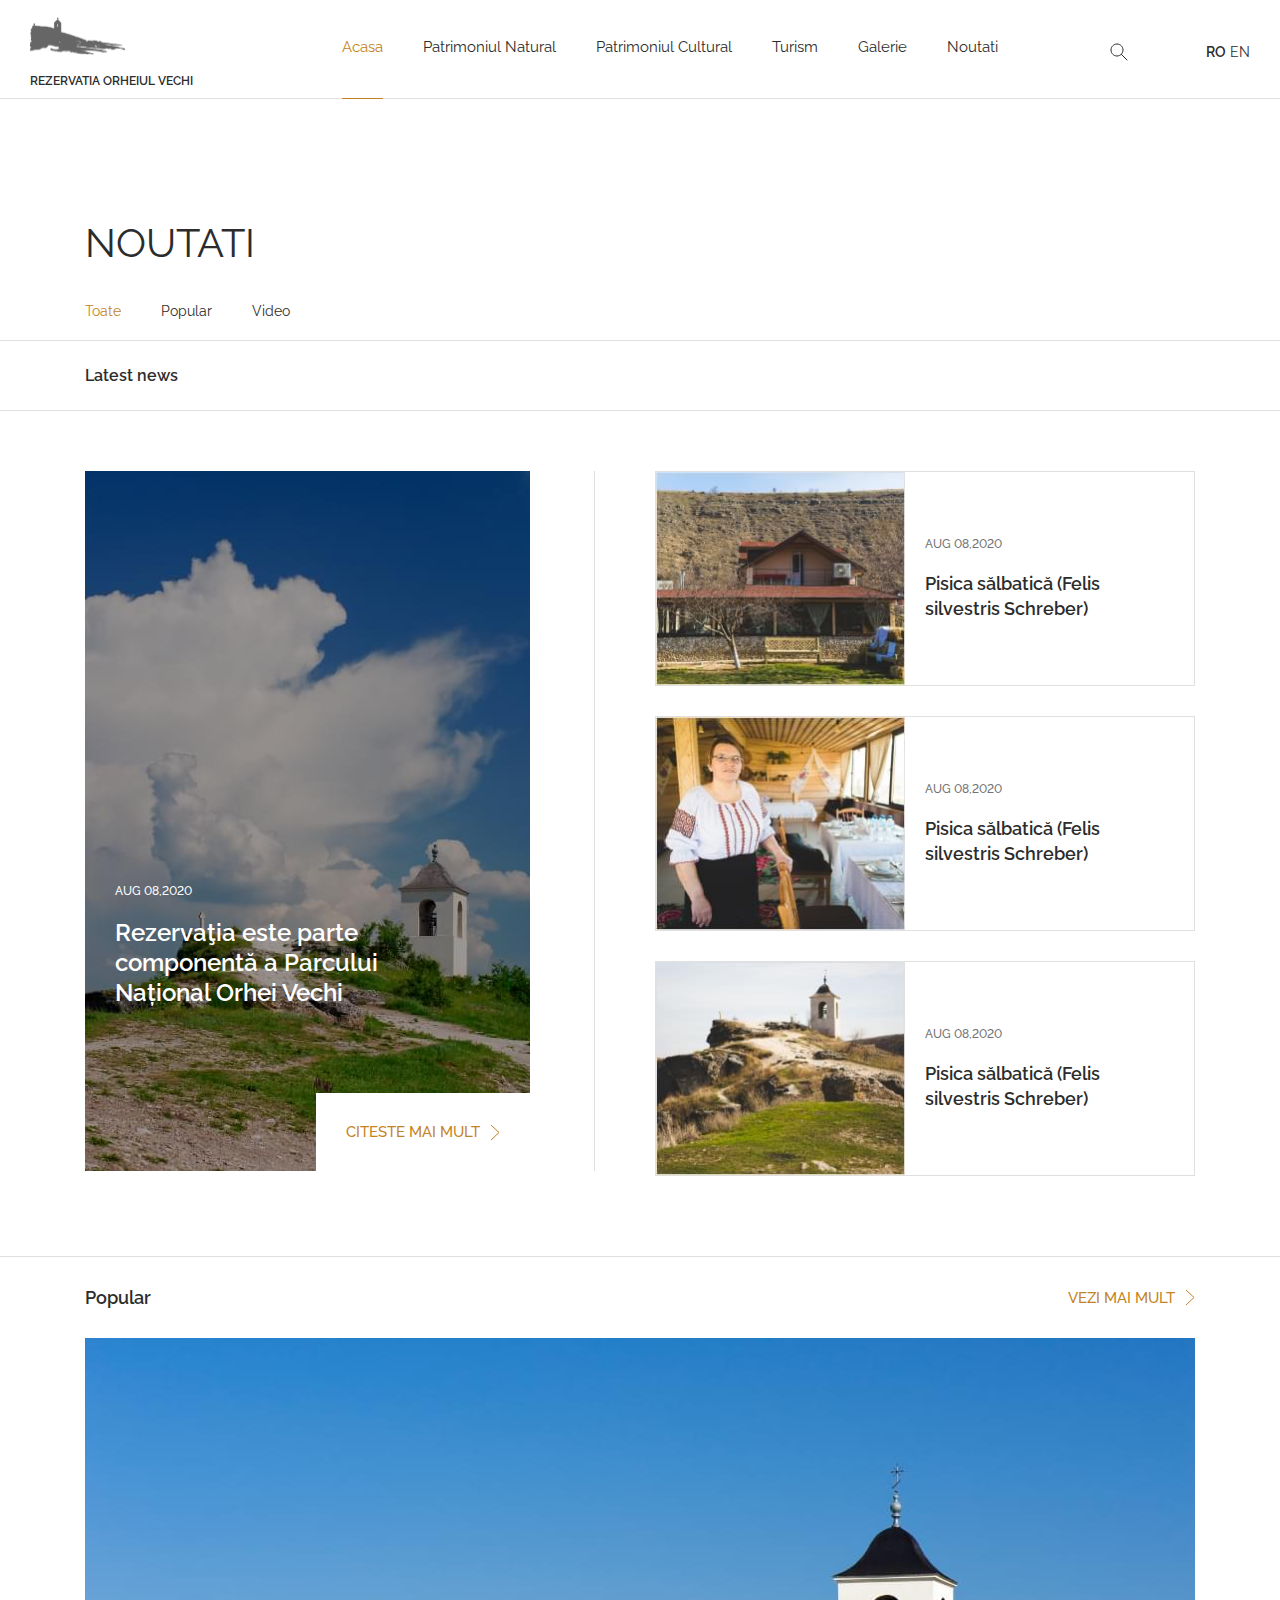
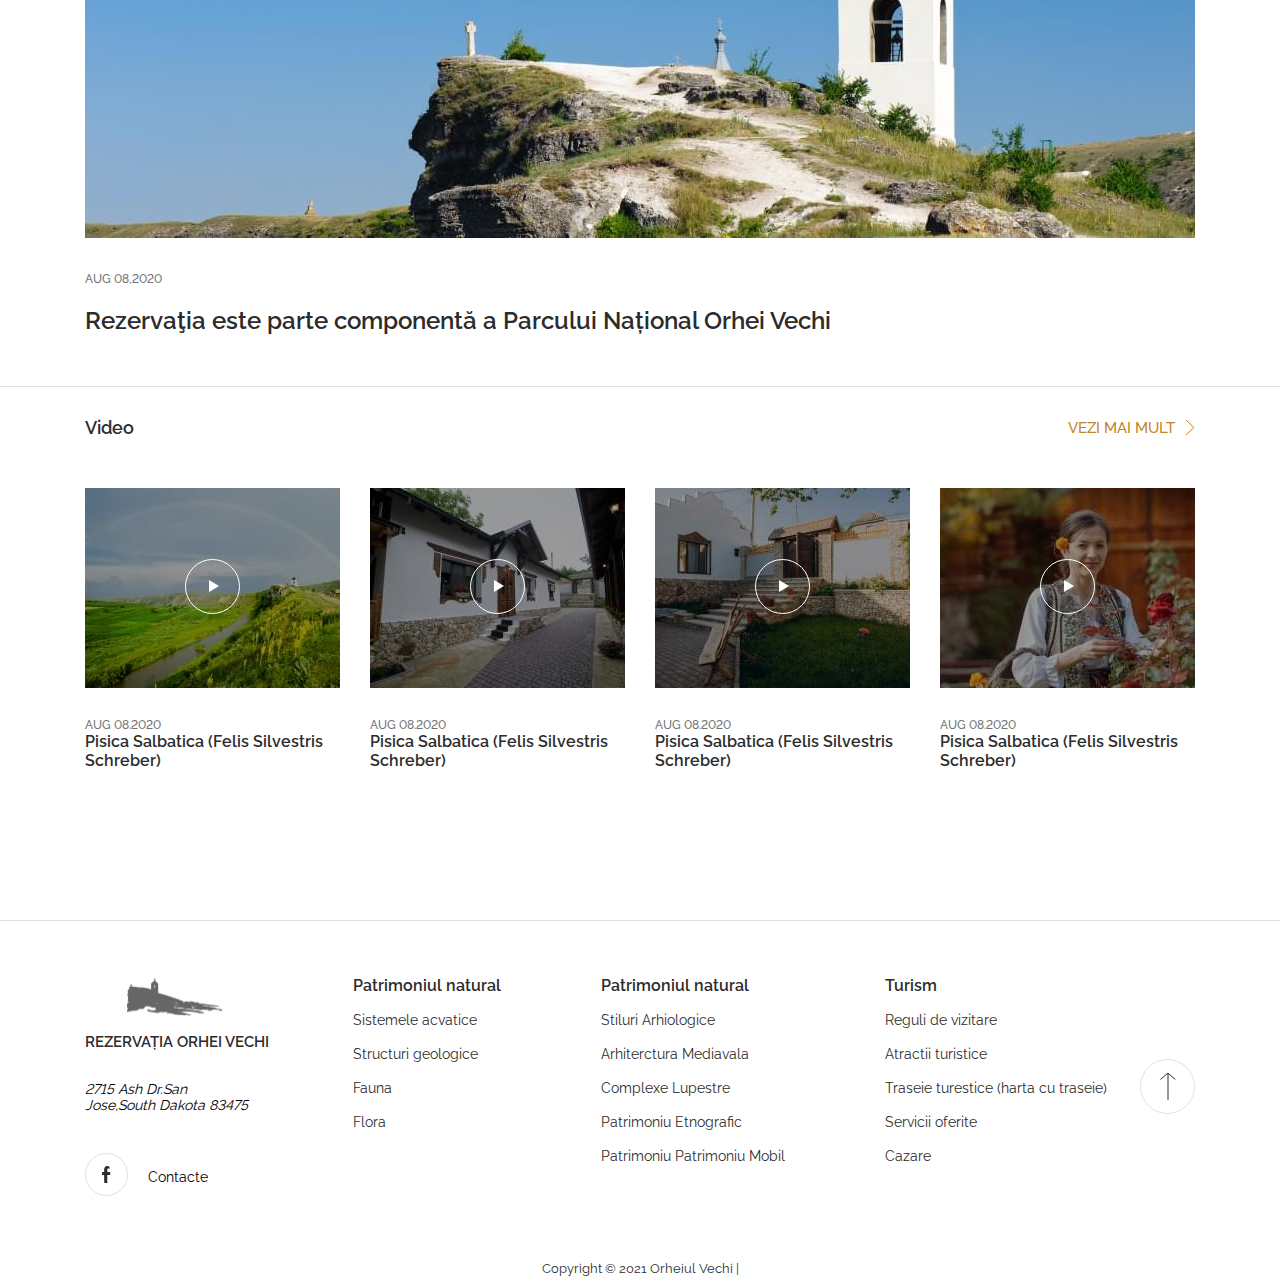
<file: noutati.html>
<!DOCTYPE html>
<html lang="en">

<head>
    <meta charset="UTF-8">
    <title>Noutati Orheiul-Vechi</title>
    <meta name="viewport" content="width=device-width, initial-scale=1.0">

    <link rel="stylesheet" href="css/style.min.css">
</head>

<body>
    <header class="header" id="header">
    <div class=" header__container">
        <div class="header__logo">
            <a href="/">
                <img src="img/logo.svg" alt="Logo">
                <small class="logo__subtitle">rezervatia orheiul vechi</small>
            </a>
        </div>

        <div class="burger">
            <span></span>
            <span></span>
        </div>

        <nav class="nav header__nav">
            <ul class="nav__list">
                <li class="nav__item"><a href="/" class="nav__link active">Acasa</a></li>
                <li class="nav__item">
                    <a href="natural_patrimonium.html" class="nav__link">Patrimoniul Natural</a>
                    <ul class="nav__sublist">
                        <li class="nav__subitem"><a href="#" class="nav__sublink">activitati</a></li>
                        <li class="nav__subitem"><a href="#" class="nav__sublink">structuri geografice</a></li>
                        <li class="nav__subitem"><a href="#" class="nav__sublink">cazare</a></li>
                    </ul>
                </li>
                <li class="nav__item"><a href="patrimoniul_cultural.html" class="nav__link">Patrimoniul Cultural</a></li>
                <li class="nav__item"><a href="turism.html" class="nav__link">Turism</a></li>
                <li class="nav__item"><a href="gallery.html" class="nav__link">Galerie</a></li>
                <li class="nav__item"><a href="news.html" class="nav__link">Noutati</a></li>
            </ul>
        </nav>

        <div class="header__search-block">
            <form action="#" method="GET" class="search__form">
                <input type="search">
            </form>
            <button class="search__close">
                <svg width="15" height="15" viewBox="0 0 10 10" fill="none" xmlns="http://www.w3.org/2000/svg">
                    <path d="M0.141602 0.834488C-0.0458984 0.646988 -0.0458984 0.334925 0.141602 0.140869C0.335657 -0.0466309 0.641164 -0.0466309 0.83522 0.140869L4.99737 4.31001L9.16651 0.140869C9.35401 -0.0466309 9.66608 -0.0466309 9.85314 0.140869C10.0472 0.334925 10.0472 0.647425 9.85314 0.834488L5.69099 4.99708L9.85314 9.16622C10.0472 9.35372 10.0472 9.66578 9.85314 9.85984C9.66564 10.0473 9.35358 10.0473 9.16651 9.85984L4.99737 5.69069L0.83522 9.85984C0.641164 10.0473 0.335657 10.0473 0.141602 9.85984C-0.0458984 9.66578 -0.0458984 9.35328 0.141602 9.16622L4.30375 4.99708L0.141602 0.834488Z" fill="#2F2222"/>
                </svg>
            </button>
        </div>

        <div class="header__right">
            <button class="header__search">
                <svg width="24" height="24" viewBox="0 0 24 24" fill="none" xmlns="http://www.w3.org/2000/svg">
                    <g id="search">
                    <path id="Path5" d="M14.4121 14.4121L20 20" stroke="#2C2C2C" stroke-linecap="round"/>
                    <path id="Oval" fill-rule="evenodd" clip-rule="evenodd" d="M10 16C13.3137 16 16 13.3137 16 10C16 6.68629 13.3137 4 10 4C6.68629 4 4 6.68629 4 10C4 13.3137 6.68629 16 10 16Z" stroke="#2C2C2C"/>
                    </g>
                </svg>
            </button>

            <div class="header__languages">
                <a href="#" class="language active">RO</a>
                <a href="#" class="language">EN</a>
            </div>
        </div>
    </div>
</header>


    <main id="main">
        <div class="information">
            <div class="container">
                <div class="information__header">
                    <h2 class="information__header-title">Noutati</h2>
                    <ul class="information__header-list pages-list">
                        <li class="information__header-item pages-item"><a href="#" class="information__header-item pages-link active">Toate</a></li>
                        <li class="information__header-item pages-item"><a href="#" class="information__header-item pages-link">Popular</a></li>
                        <li class="information__header-item pages-item"><a href="#" class="information__header-item pages-link">Video</a></li>
                    </ul>
                </div>
            </div>
            <hr class="information__separator">
            <div class="latest__news">
                <div class="container">
                    <h4 class="latest__news-text">Latest news</h4>
                </div>
            </div>
            <hr class="information__separator">

            <div class="latest__news-content">
                <div class="container">
                    <div class="latest__news-body">
                        <div class="latest__body-main" style="background: url('img/news_big.jpg') 50% 50% / cover no-repeat;">
                            <time datetime="2020-08-08" class="latest__news-date">AUG 08,2020</time>
                            <h4 class="latest__news-title">Rezervaţia este parte componentă a Parcului Național Orhei Vechi</h4>
                            <a href="#" class="latest__news-more">
                                citeste mai mult 
                                <svg width="10" height="17" viewBox="0 0 10 17" fill="none" xmlns="http://www.w3.org/2000/svg">
                                    <path d="M1 1L9 8.5L1 16" stroke="#C38324"/>
                                </svg>
                            </a>
                        </div>

                        <div class="latest__body-second">
                            <article class="latest__second-article grid-card">
                                <a href="#" class="latest__second-link grid-card__link">
                                    <img src="./img/news1.jpg" alt="" class="latest__second-img grid-card__img">
                                </a>
                                <div class="latest__second-info grid-card__info">
                                    <time datetime="2020-08-08" class="latest__second-date grid-card__time">AUG 08,2020</time>
                                    <h5 class="latest__second-title grid-card__title">Pisica sălbatică (Felis silvestris Schreber)</h5>
                                </div>
                            </article>
                            <article class="latest__second-article grid-card">
                                <a href="#" class="latest__second-link grid-card__link">
                                    <img src="./img/news2.jpg" alt="" class="latest__second-img grid-card__img">
                                </a>
                                <div class="latest__second-info grid-card__info">
                                    <time datetime="2020-08-08" class="latest__second-date grid-card__time">AUG 08,2020</time>
                                    <h5 class="latest__second-title grid-card__title">Pisica sălbatică (Felis silvestris Schreber)</h5>
                                </div>
                            </article>
                            <article class="latest__second-article grid-card">
                                <a href="#" class="latest__second-link grid-card__link">
                                    <img src="./img/news3.jpg" alt="" class="latest__second-img grid-card__img">
                                </a>
                                <div class="latest__second-info grid-card__info">
                                    <time datetime="2020-08-08" class="latest__second-date grid-card__time">AUG 08,2020</time>
                                    <h5 class="latest__second-title grid-card__title">Pisica sălbatică (Felis silvestris Schreber)</h5>
                                </div>
                            </article>


                        </div>
                    </div>
                </div>
            </div>
            <hr class="information__separator">

            <div class="information__popular">
                <div class="container">
                    <div class="popular__body">
                        <div class="popular__main">
                            <h6 class="popular__main-title">Popular</h6>
                            <a href="#" class="popular__main-more look-more">
                                <span>vezi mai mult</span>
                                <svg width="10" height="17" viewBox="0 0 10 17" fill="none" xmlns="http://www.w3.org/2000/svg">
                                    <path d="M1 1L9 8.5L1 16" stroke="#C38324"/>
                                </svg>
                            </a>
                        </div>
                        <div class="popular__second">
                            <img class="popular__second-img" src="./img/popular_news.jpg" alt="">
                            <time datetime="2020-08-08" class="popular__second-date">AUG 08,2020</time>
                            <h4 class="popular__second-title">Rezervaţia este parte componentă a Parcului Național Orhei Vechi</h4>
                        </div>
                    </div>
                </div>
            </div>
            <hr class="information__separator">

            <div class="information__video">
                <div class="container">
                    <div class="information__video-header">
                        <h6 class="information__video-title">Video</h6>
                        <a href="#" class="information__video-more look-more">
                            <span>vezi mai mult</span>
                            <svg width="10" height="17" viewBox="0 0 10 17" fill="none" xmlns="http://www.w3.org/2000/svg">
                                <path d="M1 1L9 8.5L1 16" stroke="#C38324"/>
                            </svg>
                        </a>
                    </div>

                    <div class="videos__article-grid">
                        <div class="article__grid-item">
                            <div class="article__grid-video" style="background: url(img/video1.jpg) 50% 50% /cover no-repeat;">
                                <a href="#" class="video__link">
                                    <img src="img/small_play.svg" alt="">
                                </a>
                            </div>
                            <time class="article__grid-time" datetime="2020-08-08">AUG 08.2020</time>
                            <h4 class="article__grid-title">Pisica Salbatica (Felis Silvestris Schreber)</h4>
                        </div>

                        <div class="article__grid-item">
                            <div class="article__grid-video" style="background: url(img/video2.jpg) 50% 50% /cover no-repeat;">
                                <a href="#" class="video__link">
                                    <img src="img/small_play.svg" alt="">
                                </a>
                            </div>
                            <time class="article__grid-time" datetime="2020-08-08">AUG 08.2020</time>
                            <h4 class="article__grid-title">Pisica Salbatica (Felis Silvestris Schreber)</h4>
                        </div>

                        <div class="article__grid-item">
                            <div class="article__grid-video" style="background: url(img/video3.jpg) 50% 50% /cover no-repeat;">
                                <a href="#" class="video__link">
                                    <img src="img/small_play.svg" alt="">
                                </a>
                            </div>
                            <time class="article__grid-time" datetime="2020-08-08">AUG 08.2020</time>
                            <h4 class="article__grid-title">Pisica Salbatica (Felis Silvestris Schreber)</h4>
                        </div>

                        <div class="article__grid-item">
                            <div class="article__grid-video" style="background: url(img/video4.jpg) 50% 50% /cover no-repeat;">
                                <a href="#" class="video__link">
                                    <img src="img/small_play.svg" alt="">
                                </a>
                            </div>
                            <time class="article__grid-time" datetime="2020-08-08">AUG 08.2020</time>
                            <h4 class="article__grid-title">Pisica Salbatica (Felis Silvestris Schreber)</h4>
                        </div>
                    </div>
                </div>
            </div>
        </div>
    </main>

    <footer class="footer">
    <div class="container footer__container">
        <div class="footer__left">
            <a href="/">
                <img src="img/logo.svg" alt="Footer Logo" class="footer__logo">
            </a>
            <small class="logo__subtitle">rezervația orhei vechi</small>

            <address class="footer__address">2715 Ash Dr.San Jose,South Dakota 83475</address>

            <div class="footer__contact">
                <a href="#" class="facebook__link">
                    <img src="img/facebook.svg" alt="facebook link" class="facebook">
                </a>
                <a href="#" class="contact__link">Contacte</a>
            </div>
        </div>

        <div class="footer__lists">
            <div class="footer__block-list">
                <h4 class="list__title">Patrimoniul natural</h4>
                <ul class="list">
                    <li class="list_item"><a class="list_link" href="#">Sistemele acvatice</a></li>
                    <li class="list_item"><a class="list_link" href="#">Structuri geologice</a></li>
                    <li class="list_item"><a class="list_link" href="#">Fauna</a></li>
                    <li class="list_item"><a class="list_link" href="#">Flora</a></li>
                </ul>
            </div>

            <div class="footer__block-list">
                <h4 class="list__title">Patrimoniul natural</h4>
                <ul class="list">
                    <li class="list_item"><a class="list_link" href="#">Stiluri Arhiologice</a></li>
                    <li class="list_item"><a class="list_link" href="#">Arhiterctura Mediavala</a></li>
                    <li class="list_item"><a class="list_link" href="#">Complexe Lupestre</a></li>
                    <li class="list_item"><a class="list_link" href="#">Patrimoniu Etnografic</a></li>
                    <li class="list_item"><a class="list_link" href="#">Patrimoniu Patrimoniu Mobil</a></li>
                </ul>
            </div>

            <div class="footer__block-list">
                <h4 class="list__title">Turism</h4>
                <ul class="list">
                    <li class="list_item"><a class="list_link" href="#">Reguli de vizitare</a></li>
                    <li class="list_item"><a class="list_link" href="#">Atractii turistice</a></li>
                    <li class="list_item"><a class="list_link" href="#">Traseie turestice (harta cu traseie)</a></li>
                    <li class="list_item"><a class="list_link" href="#">Servicii oferite</a></li>
                    <li class="list_item"><a class="list_link" href="#">Cazare</a></li>
                </ul>
            </div>
        </div>

        <button class="to_top">
            <svg width="55" height="55" viewBox="0 0 55 55" fill="none" xmlns="http://www.w3.org/2000/svg">
                <circle cx="27.5" cy="27.5" r="27" stroke="#E0E0E0"/>
                <path d="M20.4282 20.4287L27.8925 14.143L35.3568 20.4287" stroke="#2C2C2C"/>
                <line x1="28" y1="14.1431" x2="28" y2="40.8573" stroke="#2C2C2C"/>
            </svg>
        </button>
    </div>

    <div class="footer__copyright">
        <small>Copyright © 2021 Orheiul Vechi | </small>
    </div>
</footer>

    <!-- SCRTIPTS -->
    <script src="js/script.min.js"></script>
    <!-- SCRTIPTS -->
</body>

</html>
</file>
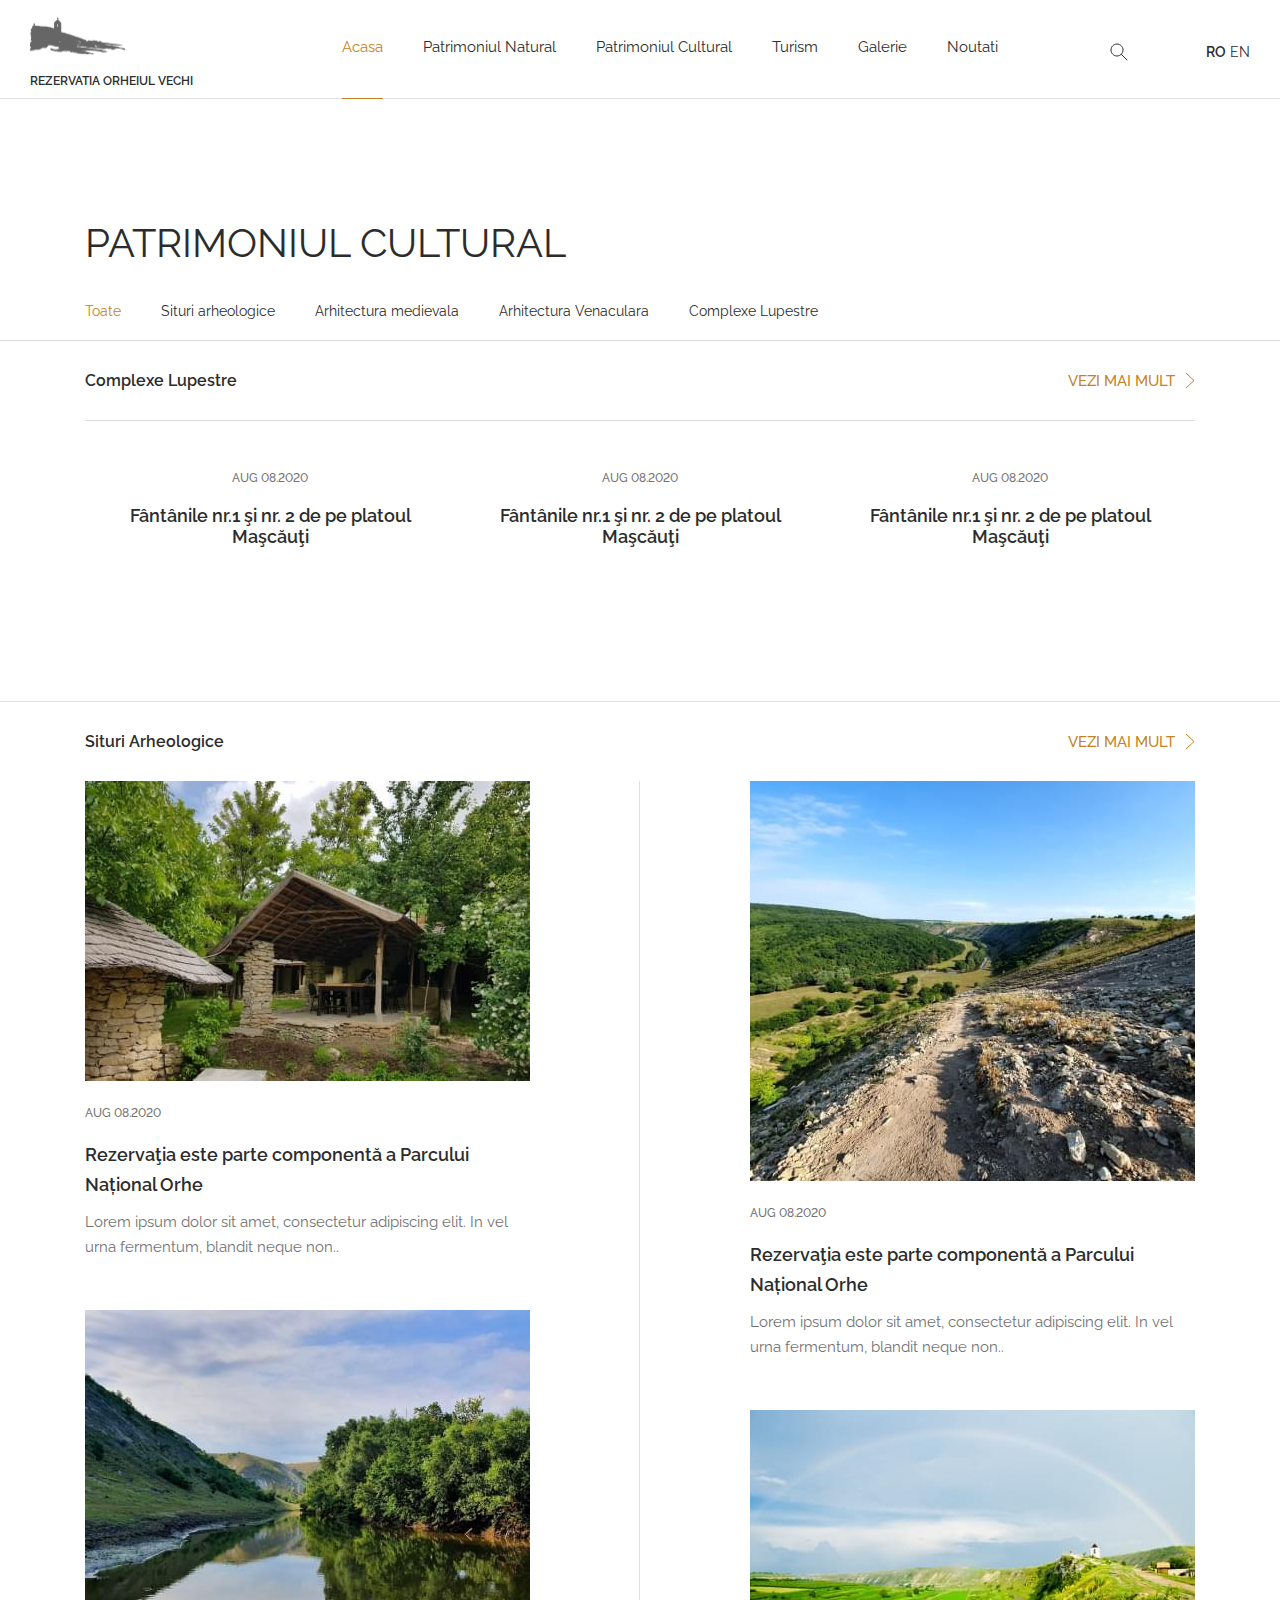
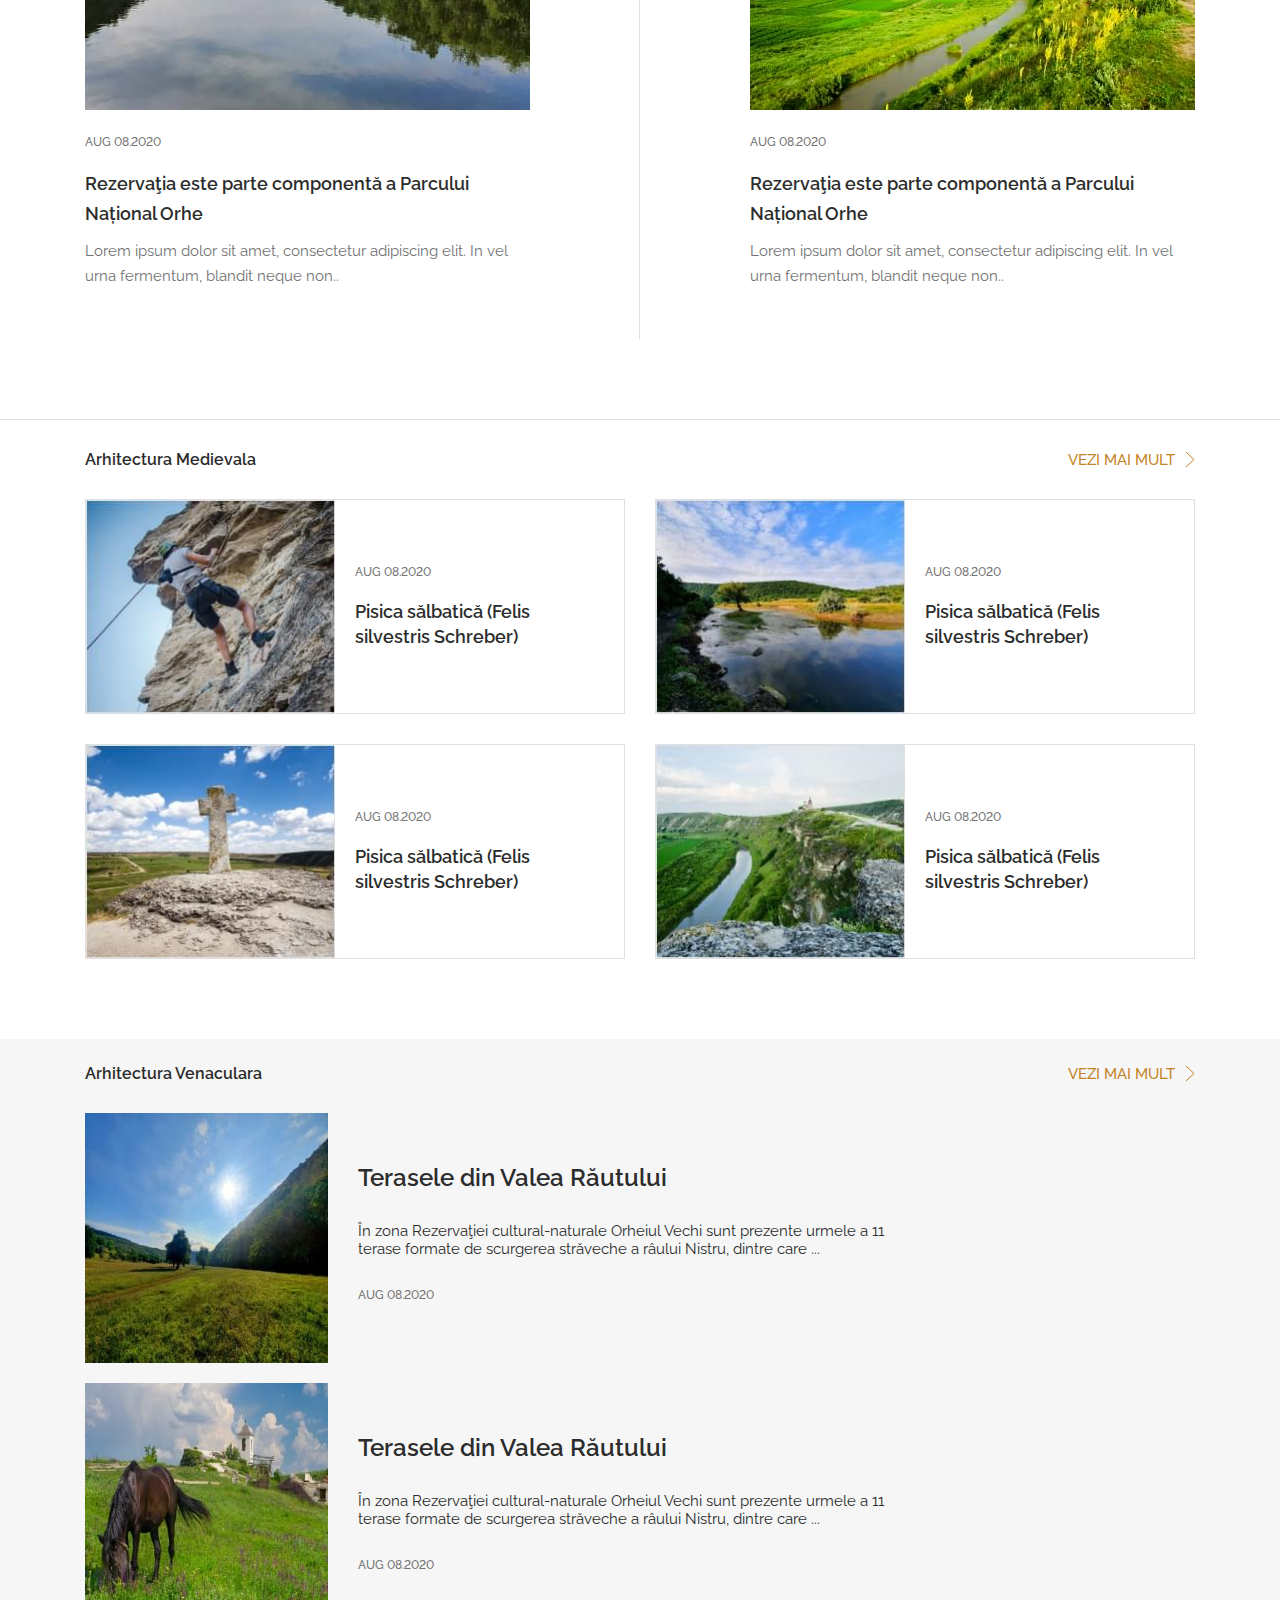
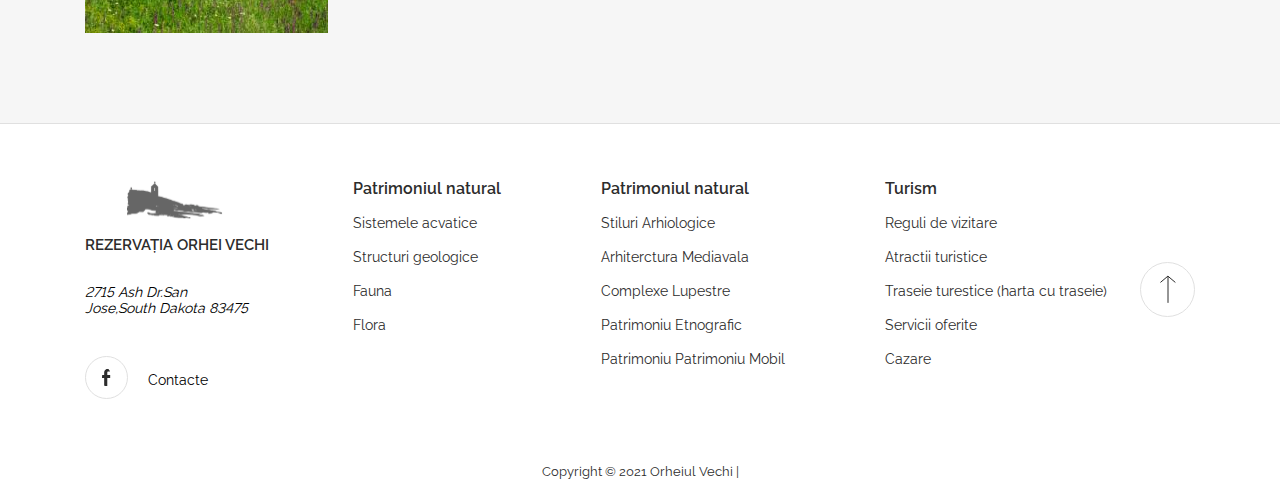
<file: patrimoniul_cultural.html>
<!DOCTYPE html>
<html lang="en">

<head>
    <meta charset="UTF-8">
    <title>Rezervația Orheiul-Vechi</title>
    <meta name="viewport" content="width=device-width, initial-scale=1.0">

    <!-- STYLE -->
    <link rel="stylesheet" href="css/style.min.css">
    <!-- STYLE -->
</head>

<body>
    <header class="header" id="header">
    <div class=" header__container">
        <div class="header__logo">
            <a href="/">
                <img src="img/logo.svg" alt="Logo">
                <small class="logo__subtitle">rezervatia orheiul vechi</small>
            </a>
        </div>

        <div class="burger">
            <span></span>
            <span></span>
        </div>

        <nav class="nav header__nav">
            <ul class="nav__list">
                <li class="nav__item"><a href="/" class="nav__link active">Acasa</a></li>
                <li class="nav__item">
                    <a href="natural_patrimonium.html" class="nav__link">Patrimoniul Natural</a>
                    <ul class="nav__sublist">
                        <li class="nav__subitem"><a href="#" class="nav__sublink">activitati</a></li>
                        <li class="nav__subitem"><a href="#" class="nav__sublink">structuri geografice</a></li>
                        <li class="nav__subitem"><a href="#" class="nav__sublink">cazare</a></li>
                    </ul>
                </li>
                <li class="nav__item"><a href="patrimoniul_cultural.html" class="nav__link">Patrimoniul Cultural</a></li>
                <li class="nav__item"><a href="turism.html" class="nav__link">Turism</a></li>
                <li class="nav__item"><a href="gallery.html" class="nav__link">Galerie</a></li>
                <li class="nav__item"><a href="news.html" class="nav__link">Noutati</a></li>
            </ul>
        </nav>

        <div class="header__search-block">
            <form action="#" method="GET" class="search__form">
                <input type="search">
            </form>
            <button class="search__close">
                <svg width="15" height="15" viewBox="0 0 10 10" fill="none" xmlns="http://www.w3.org/2000/svg">
                    <path d="M0.141602 0.834488C-0.0458984 0.646988 -0.0458984 0.334925 0.141602 0.140869C0.335657 -0.0466309 0.641164 -0.0466309 0.83522 0.140869L4.99737 4.31001L9.16651 0.140869C9.35401 -0.0466309 9.66608 -0.0466309 9.85314 0.140869C10.0472 0.334925 10.0472 0.647425 9.85314 0.834488L5.69099 4.99708L9.85314 9.16622C10.0472 9.35372 10.0472 9.66578 9.85314 9.85984C9.66564 10.0473 9.35358 10.0473 9.16651 9.85984L4.99737 5.69069L0.83522 9.85984C0.641164 10.0473 0.335657 10.0473 0.141602 9.85984C-0.0458984 9.66578 -0.0458984 9.35328 0.141602 9.16622L4.30375 4.99708L0.141602 0.834488Z" fill="#2F2222"/>
                </svg>
            </button>
        </div>

        <div class="header__right">
            <button class="header__search">
                <svg width="24" height="24" viewBox="0 0 24 24" fill="none" xmlns="http://www.w3.org/2000/svg">
                    <g id="search">
                    <path id="Path5" d="M14.4121 14.4121L20 20" stroke="#2C2C2C" stroke-linecap="round"/>
                    <path id="Oval" fill-rule="evenodd" clip-rule="evenodd" d="M10 16C13.3137 16 16 13.3137 16 10C16 6.68629 13.3137 4 10 4C6.68629 4 4 6.68629 4 10C4 13.3137 6.68629 16 10 16Z" stroke="#2C2C2C"/>
                    </g>
                </svg>
            </button>

            <div class="header__languages">
                <a href="#" class="language active">RO</a>
                <a href="#" class="language">EN</a>
            </div>
        </div>
    </div>
</header>

    <div class="natural__patrimonium">
        <div class="container">
            <div class="natural__header">
                <h2 class="natural__header-title">patrimoniul cultural</h2>
                <ul class="natural__list pages-list">
                    <li class="natural__item pages-item"><a class="natural__link pages-link active" href="#">Toate</a></li>
                    <li class="natural__item pages-item"><a class="natural__link pages-link" href="#">Situri arheologice</a></li>
                    <li class="natural__item pages-item"><a class="natural__link pages-link" href="#">Arhitectura medievala</a></li>
                    <li class="natural__item pages-item"><a class="natural__link pages-link" href="#">Arhitectura Venaculara</a></li>
                    <li class="natural__item pages-item"><a class="natural__link pages-link" href="#">Complexe Lupestre</a></li>
                </ul>
            </div>
        </div>

        <hr class="natural__separator">

        <div class="container">
            <div class="natural__aqua">
                <h4 class="natural__aqua-title">Complexe Lupestre</h4>
                <a href="#" class="natural__aqua-more look-more">
                    <span>VEZI MAI MULT</span>
                    <svg width="10" height="17" viewBox="0 0 10 17" fill="none" xmlns="http://www.w3.org/2000/svg">
                        <path d="M1 1L9 8.5L1 16" stroke="#C38324" />
                    </svg>
                </a>
            </div>

            <div class="natural__tab">
                <a href="#" class="tab__link">
                    <div class="tab">
                        <time class="tab__time" datetime="2020-08-08">AUG 08.2020</time>
                        <h4 class="tab__title">Fântânile nr.1 şi nr. 2 de pe platoul Maşcăuţi</h4>
                    </div>
                </a>
                <a href="#" class="tab__link">
                    <div class="tab">
                        <time class="tab__time" datetime="2020-08-08">AUG 08.2020</time>
                        <h4 class="tab__title">Fântânile nr.1 şi nr. 2 de pe platoul Maşcăuţi</h4>
                    </div>
                </a>
                <a href="#" class="tab__link">
                    <div class="tab">
                        <time class="tab__time" datetime="2020-08-08">AUG 08.2020</time>
                        <h4 class="tab__title">Fântânile nr.1 şi nr. 2 de pe platoul Maşcăuţi</h4>
                    </div>
                </a>
            </div>
        </div>

        <hr class="natural__separator">

        <div class="geologic">
            <div class="container">
                <div class="geologic__header">
                    <h4 class="geologic__header-title">Situri Arheologice</h4>
                    <a href="#" class="geologic__header-more look-more">
                        <span>VEZI MAI MULT</span>
                        <svg width="10" height="17" viewBox="0 0 10 17" fill="none" xmlns="http://www.w3.org/2000/svg">
                            <path d="M1 1L9 8.5L1 16" stroke="#C38324" />
                        </svg>
                    </a>
                </div>

                <div class="geologic__grid">
                    <div class="geologic-grid__item">
                        <a href="#" class="geologic-grid__link">
                            <div class="geologic-grid__image" style="background: url('img/popular1.jpg') 50% 50% / cover no-repeat;"></div>
                        </a>
                        <time class="geologic-grid__time">AUG 08.2020</time>

                        <a href="#" class="geologic-grid__link">
                            <h4 class="geologic-grid__title">Rezervaţia este parte componentă a Parcului Național Orhe</h4>
                        </a>
                        <small class="geologic-grid__text">Lorem ipsum dolor sit amet, consectetur adipiscing elit. In vel urna fermentum, blandit neque non..</small>
                    </div>

                    <div class="geologic-grid__item">
                        <a href="#" class="geologic-grid__link">
                            <div class="geologic-grid__image" style="background: url('img/popular2.jpg') 50% 50% / cover no-repeat;"></div>
                        </a>
                        <time class="geologic-grid__time">AUG 08.2020</time>
                        <a href="#" class="geologic-grid__link">
                            <h4 class="geologic-grid__title">Rezervaţia este parte componentă a Parcului Național Orhe</h4>
                        </a>
                        <small class="geologic-grid__text">Lorem ipsum dolor sit amet, consectetur adipiscing elit. In vel urna fermentum, blandit neque non..</small>
                    </div>

                    <div class="geologic-grid__item">
                        <a href="#" class="geologic-grid__link">
                            <div class="geologic-grid__image" style="background: url('img/popular3.jpg') 50% 50% / cover no-repeat;"></div>
                        </a>
                        <time class="geologic-grid__time">AUG 08.2020</time>
                        <a href="#" class="geologic-grid__link">
                            <h4 class="geologic-grid__title">Rezervaţia este parte componentă a Parcului Național Orhe</h4>
                        </a>
                        <small class="geologic-grid__text">Lorem ipsum dolor sit amet, consectetur adipiscing elit. In vel urna fermentum, blandit neque non..</small>
                    </div>

                    <div class="geologic-grid__item">
                        <a href="#" class="geologic-grid__link">
                            <div class="geologic-grid__image" style="background: url('img/popular4.jpg') 50% 50% / cover no-repeat;"></div>
                        </a>
                        <time class="geologic-grid__time">AUG 08.2020</time>
                        <a href="#" class="geologic-grid__link">
                            <h4 class="geologic-grid__title">Rezervaţia este parte componentă a Parcului Național Orhe</h4>
                        </a>
                        <small class="geologic-grid__text">Lorem ipsum dolor sit amet, consectetur adipiscing elit. In vel urna fermentum, blandit neque non..</small>
                    </div>
                </div>
            </div>
        </div>

        <hr class="natural__separator">

        <div class="fauna">
            <div class="container">
                <div class="fauna__header">
                    <h4 class="fauna__header-title">Arhitectura Medievala</h4>
                    <a href="#" class="fauna__header-more look-more">
                        <span>VEZI MAI MULT</span>
                        <svg width="10" height="17" viewBox="0 0 10 17" fill="none" xmlns="http://www.w3.org/2000/svg">
                            <path d="M1 1L9 8.5L1 16" stroke="#C38324" />
                        </svg>
                    </a>
                </div>

                <div class="fauna__body">
                    <div class="fauna__body-card grid-card">
                        <a href="#" class="fauna__card-link grid-card__link">
                            <img class="fauna__card-img grid-card__img" src="img/fauna1.jpg" alt="">
                        </a>
                        <div class="fauna__card-info grid-card__info">
                            <time class="fauna__card-time grid-card__time" datetime="2020-08-08">AUG 08.2020</time>
                            <h4 class="fauna__card-title grid-card__title">Pisica sălbatică (Felis silvestris Schreber)</h4>
                        </div>
                    </div>

                    <div class="fauna__body-card grid-card">
                        <a href="#" class="fauna__card-link grid-card__link">
                            <img class="fauna__card-img grid-card__img" src="img/fauna2.jpg" alt="">
                        </a>
                        <div class="fauna__card-info grid-card__info">
                            <time class="fauna__card-time grid-card__time" datetime="2020-08-08">AUG 08.2020</time>
                            <h4 class="fauna__card-title grid-card__title">Pisica sălbatică (Felis silvestris Schreber)</h4>
                        </div>
                    </div>

                    <div class="fauna__body-card grid-card">
                        <a href="#" class="fauna__card-link grid-card__link">
                            <img class="fauna__card-img grid-card__img" src="img/fauna3.jpg" alt="">
                        </a>
                        <div class="fauna__card-info grid-card__info">
                            <time class="fauna__card-time grid-card__time" datetime="2020-08-08">AUG 08.2020</time>
                            <h4 class="fauna__card-title grid-card__title">Pisica sălbatică (Felis silvestris Schreber)</h4>
                        </div>
                    </div>

                    <div class="fauna__body-card grid-card">
                        <a href="#" class="fauna__card-link grid-card__link">
                            <img class="fauna__card-img grid-card__img" src="img/fauna4.jpg" alt="">
                        </a>
                        <div class="fauna__card-info grid-card__info">
                            <time class="fauna__card-time grid-card__time" datetime="2020-08-08">AUG 08.2020</time>
                            <h4 class="fauna__card-title grid-card__title">Pisica sălbatică (Felis silvestris Schreber)</h4>
                        </div>
                    </div>
                </div>
            </div>
        </div>


        <div class="flora">
            <div class="container">
                <div class="flora__header">
                    <h4 class="flora__header-title">Arhitectura Venaculara</h4>
                    <a href="#" class="flora__header-more look-more">
                        <span>VEZI MAI MULT</span>
                        <svg width="10" height="17" viewBox="0 0 10 17" fill="none" xmlns="http://www.w3.org/2000/svg">
                            <path d="M1 1L9 8.5L1 16" stroke="#C38324" />
                        </svg>
                    </a>
                </div>

                <div class="flora__body">
                    <div class="flora__body-card">
                        <a href="#" class="flora__card-link">
                            <img src="img/flora1.jpg" alt="" class="flora__card-img">
                        </a>
                        <div class="flora__card-info">
                            <h3 class="flora__card-title">Terasele din Valea Răutului</h3>
                            <p class="flora__card-text">În zona Rezervaţiei cultural-naturale Orheiul Vechi sunt prezente urmele a 11 terase formate de scurgerea străveche a râului Nistru, dintre care ...</p>
                            <time class="flora__card-time" datetime="2020-08-08">AUG 08.2020</time>
                        </div>
                    </div>
                    <div class="flora__body-card">
                        <a href="#" class="flora__card-link">
                            <img src="img/flora2.jpg" alt="" class="flora__card-img">
                        </a>
                        <div class="flora__card-info">
                            <h3 class="flora__card-title">Terasele din Valea Răutului</h3>
                            <p class="flora__card-text">În zona Rezervaţiei cultural-naturale Orheiul Vechi sunt prezente urmele a 11 terase formate de scurgerea străveche a râului Nistru, dintre care ...</p>
                            <time class="flora__card-time" datetime="2020-08-08">AUG 08.2020</time>
                        </div>
                    </div>

                </div>
            </div>
        </div>
    </div>

    <footer class="footer">
    <div class="container footer__container">
        <div class="footer__left">
            <a href="/">
                <img src="img/logo.svg" alt="Footer Logo" class="footer__logo">
            </a>
            <small class="logo__subtitle">rezervația orhei vechi</small>

            <address class="footer__address">2715 Ash Dr.San Jose,South Dakota 83475</address>

            <div class="footer__contact">
                <a href="#" class="facebook__link">
                    <img src="img/facebook.svg" alt="facebook link" class="facebook">
                </a>
                <a href="#" class="contact__link">Contacte</a>
            </div>
        </div>

        <div class="footer__lists">
            <div class="footer__block-list">
                <h4 class="list__title">Patrimoniul natural</h4>
                <ul class="list">
                    <li class="list_item"><a class="list_link" href="#">Sistemele acvatice</a></li>
                    <li class="list_item"><a class="list_link" href="#">Structuri geologice</a></li>
                    <li class="list_item"><a class="list_link" href="#">Fauna</a></li>
                    <li class="list_item"><a class="list_link" href="#">Flora</a></li>
                </ul>
            </div>

            <div class="footer__block-list">
                <h4 class="list__title">Patrimoniul natural</h4>
                <ul class="list">
                    <li class="list_item"><a class="list_link" href="#">Stiluri Arhiologice</a></li>
                    <li class="list_item"><a class="list_link" href="#">Arhiterctura Mediavala</a></li>
                    <li class="list_item"><a class="list_link" href="#">Complexe Lupestre</a></li>
                    <li class="list_item"><a class="list_link" href="#">Patrimoniu Etnografic</a></li>
                    <li class="list_item"><a class="list_link" href="#">Patrimoniu Patrimoniu Mobil</a></li>
                </ul>
            </div>

            <div class="footer__block-list">
                <h4 class="list__title">Turism</h4>
                <ul class="list">
                    <li class="list_item"><a class="list_link" href="#">Reguli de vizitare</a></li>
                    <li class="list_item"><a class="list_link" href="#">Atractii turistice</a></li>
                    <li class="list_item"><a class="list_link" href="#">Traseie turestice (harta cu traseie)</a></li>
                    <li class="list_item"><a class="list_link" href="#">Servicii oferite</a></li>
                    <li class="list_item"><a class="list_link" href="#">Cazare</a></li>
                </ul>
            </div>
        </div>

        <button class="to_top">
            <svg width="55" height="55" viewBox="0 0 55 55" fill="none" xmlns="http://www.w3.org/2000/svg">
                <circle cx="27.5" cy="27.5" r="27" stroke="#E0E0E0"/>
                <path d="M20.4282 20.4287L27.8925 14.143L35.3568 20.4287" stroke="#2C2C2C"/>
                <line x1="28" y1="14.1431" x2="28" y2="40.8573" stroke="#2C2C2C"/>
            </svg>
        </button>
    </div>

    <div class="footer__copyright">
        <small>Copyright © 2021 Orheiul Vechi | </small>
    </div>
</footer>
    <!-- SCRTIPTS -->
    <script src="js/script.min.js"></script>
    <!-- SCRTIPTS -->
</body>

</html>
</file>
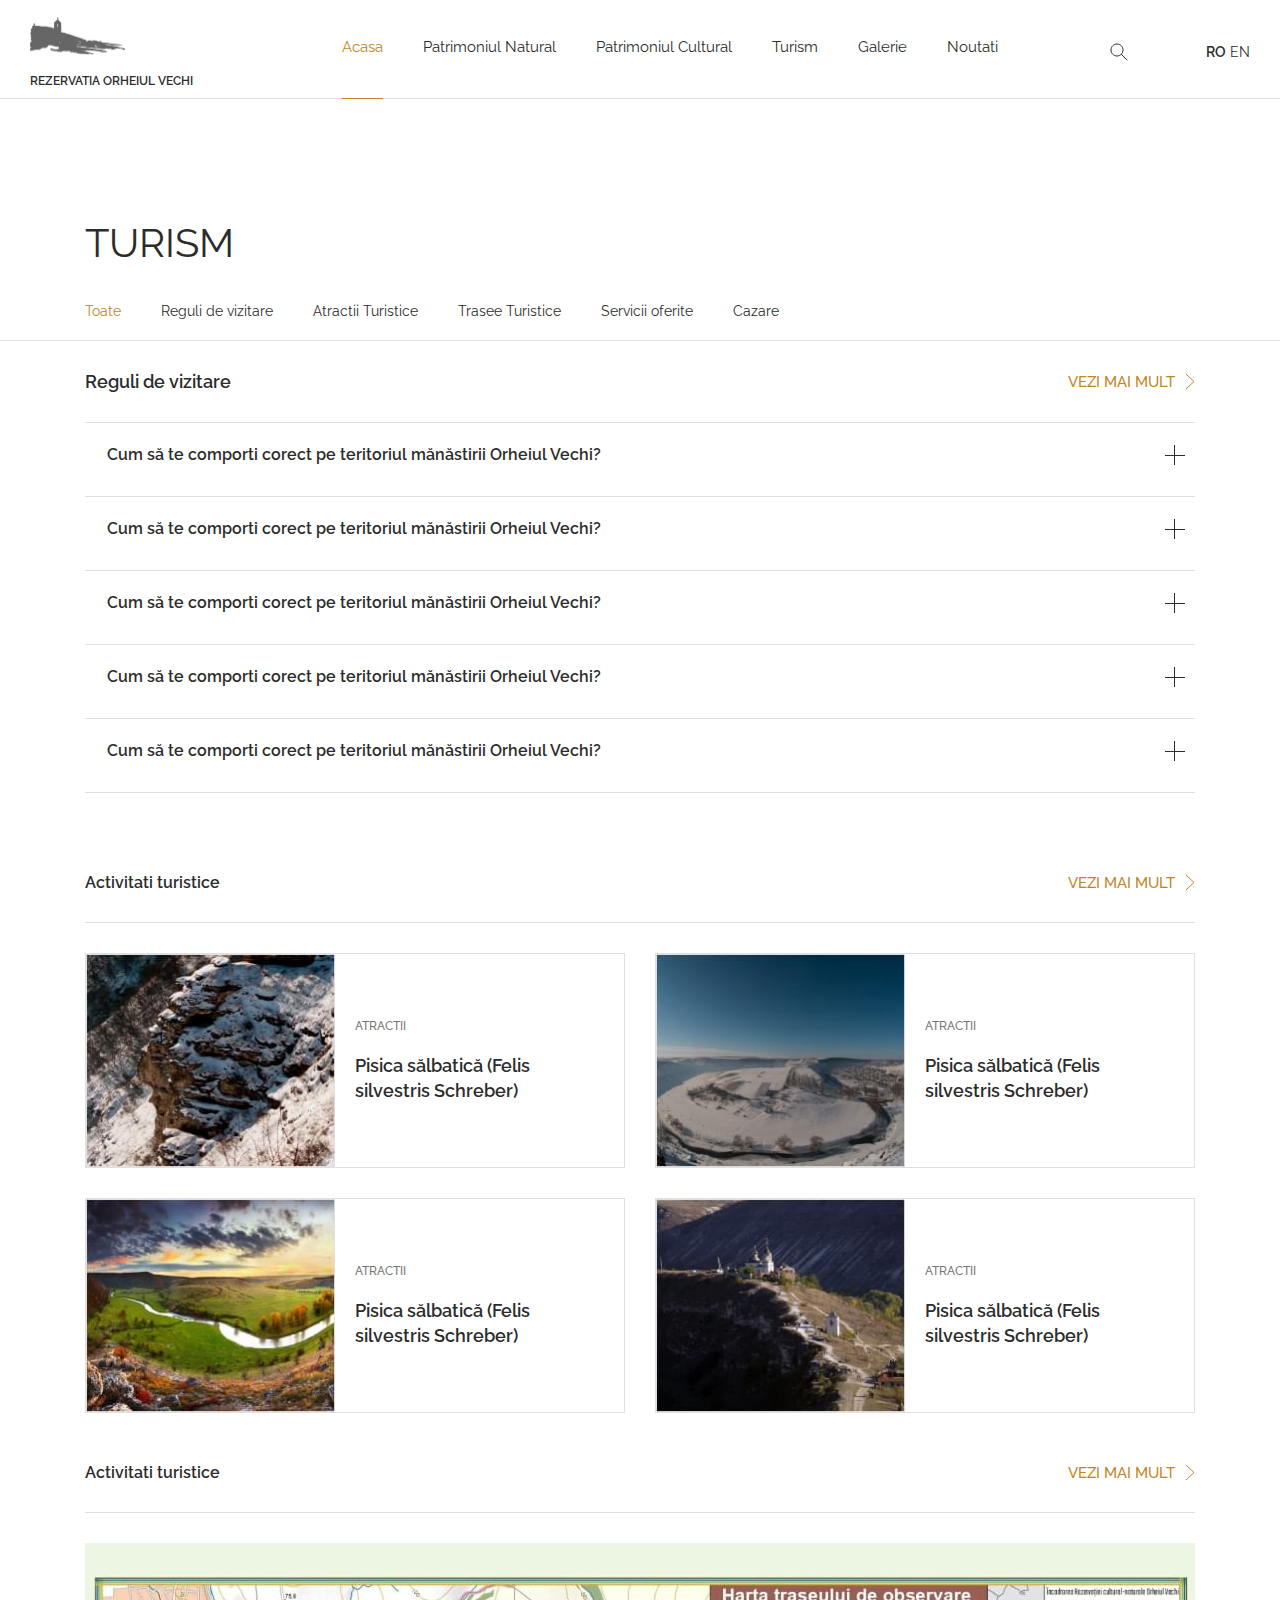
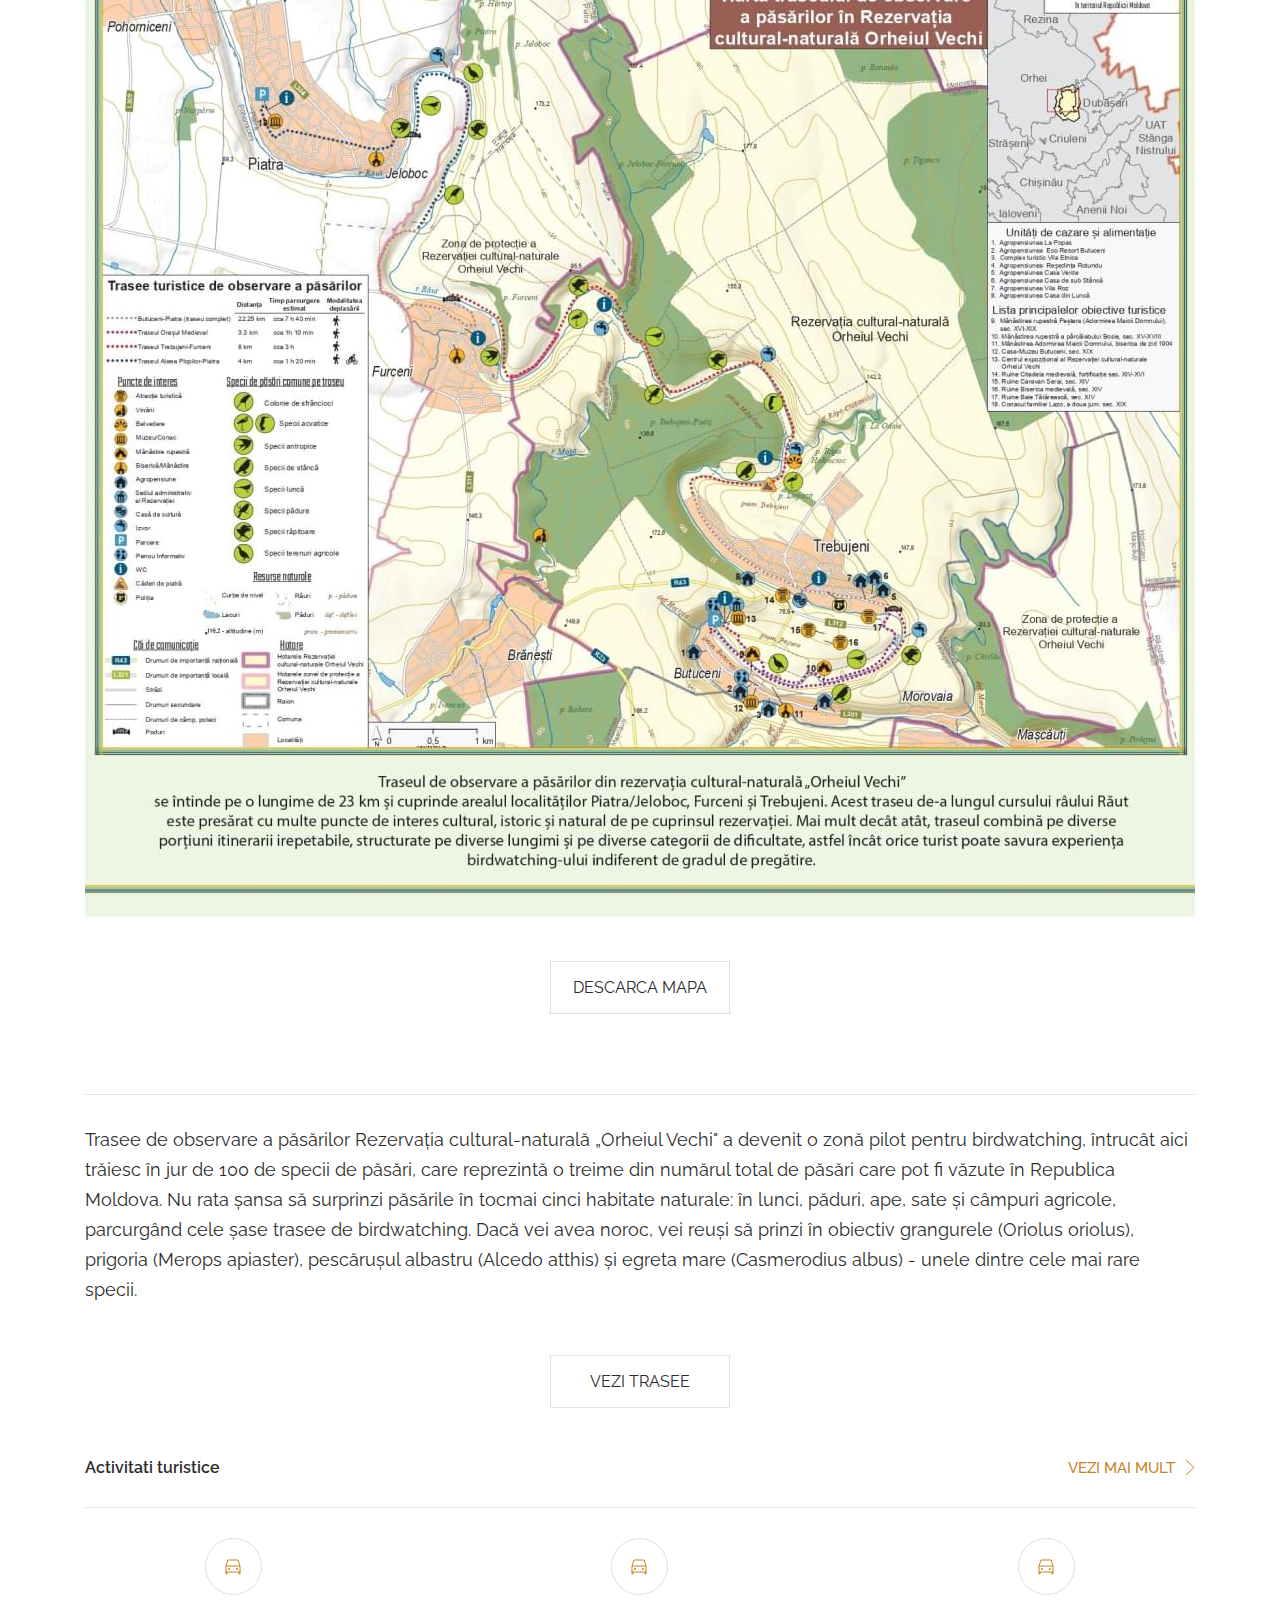
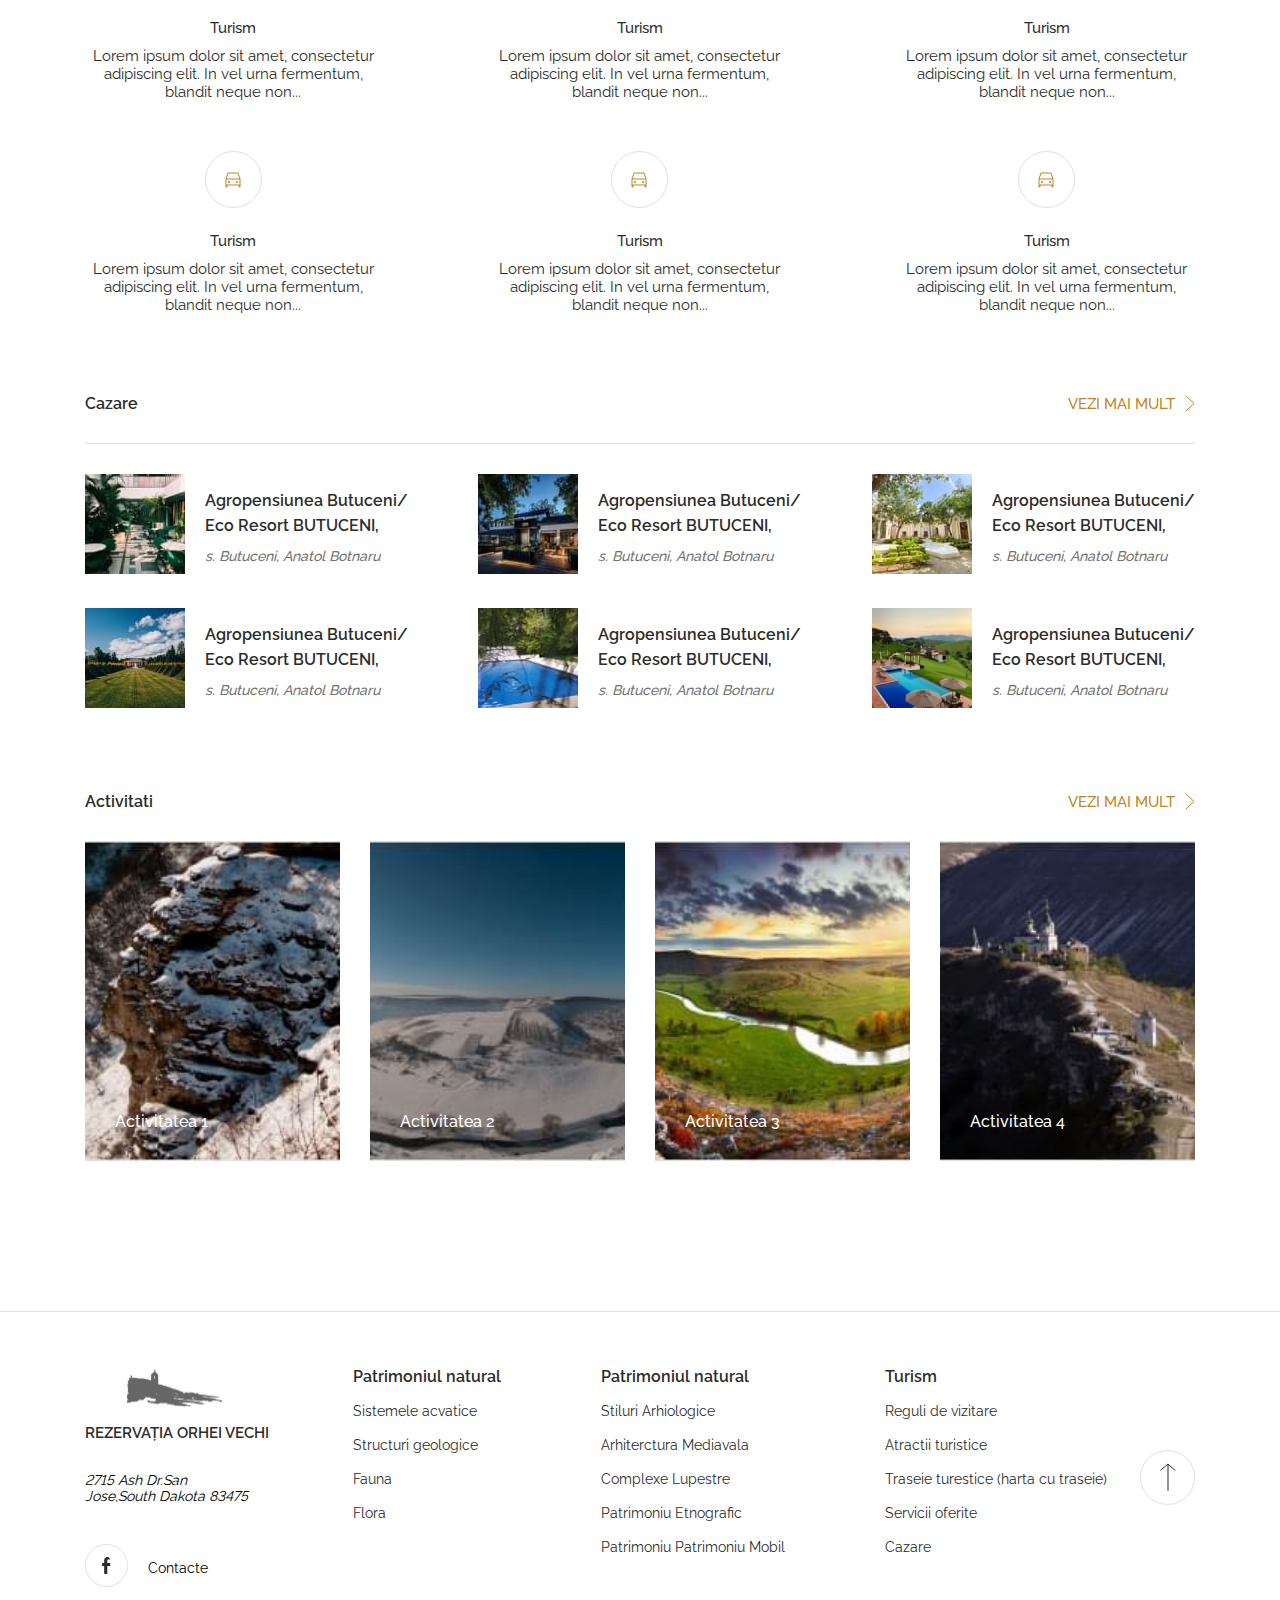
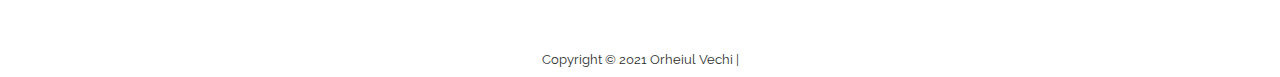
<file: turism.html>
<!DOCTYPE html>
<html lang="ro">

<head>
    <meta charset="UTF-8">
    <title>Rezervația Orheiul-Vechi</title>
    <meta name="viewport" content="width=device-width, initial-scale=1.0">

    <link rel="stylesheet" href="css/style.min.css">
</head>

<body>
    <header class="header" id="header">
    <div class=" header__container">
        <div class="header__logo">
            <a href="/">
                <img src="img/logo.svg" alt="Logo">
                <small class="logo__subtitle">rezervatia orheiul vechi</small>
            </a>
        </div>

        <div class="burger">
            <span></span>
            <span></span>
        </div>

        <nav class="nav header__nav">
            <ul class="nav__list">
                <li class="nav__item"><a href="/" class="nav__link active">Acasa</a></li>
                <li class="nav__item">
                    <a href="natural_patrimonium.html" class="nav__link">Patrimoniul Natural</a>
                    <ul class="nav__sublist">
                        <li class="nav__subitem"><a href="#" class="nav__sublink">activitati</a></li>
                        <li class="nav__subitem"><a href="#" class="nav__sublink">structuri geografice</a></li>
                        <li class="nav__subitem"><a href="#" class="nav__sublink">cazare</a></li>
                    </ul>
                </li>
                <li class="nav__item"><a href="patrimoniul_cultural.html" class="nav__link">Patrimoniul Cultural</a></li>
                <li class="nav__item"><a href="turism.html" class="nav__link">Turism</a></li>
                <li class="nav__item"><a href="gallery.html" class="nav__link">Galerie</a></li>
                <li class="nav__item"><a href="news.html" class="nav__link">Noutati</a></li>
            </ul>
        </nav>

        <div class="header__search-block">
            <form action="#" method="GET" class="search__form">
                <input type="search">
            </form>
            <button class="search__close">
                <svg width="15" height="15" viewBox="0 0 10 10" fill="none" xmlns="http://www.w3.org/2000/svg">
                    <path d="M0.141602 0.834488C-0.0458984 0.646988 -0.0458984 0.334925 0.141602 0.140869C0.335657 -0.0466309 0.641164 -0.0466309 0.83522 0.140869L4.99737 4.31001L9.16651 0.140869C9.35401 -0.0466309 9.66608 -0.0466309 9.85314 0.140869C10.0472 0.334925 10.0472 0.647425 9.85314 0.834488L5.69099 4.99708L9.85314 9.16622C10.0472 9.35372 10.0472 9.66578 9.85314 9.85984C9.66564 10.0473 9.35358 10.0473 9.16651 9.85984L4.99737 5.69069L0.83522 9.85984C0.641164 10.0473 0.335657 10.0473 0.141602 9.85984C-0.0458984 9.66578 -0.0458984 9.35328 0.141602 9.16622L4.30375 4.99708L0.141602 0.834488Z" fill="#2F2222"/>
                </svg>
            </button>
        </div>

        <div class="header__right">
            <button class="header__search">
                <svg width="24" height="24" viewBox="0 0 24 24" fill="none" xmlns="http://www.w3.org/2000/svg">
                    <g id="search">
                    <path id="Path5" d="M14.4121 14.4121L20 20" stroke="#2C2C2C" stroke-linecap="round"/>
                    <path id="Oval" fill-rule="evenodd" clip-rule="evenodd" d="M10 16C13.3137 16 16 13.3137 16 10C16 6.68629 13.3137 4 10 4C6.68629 4 4 6.68629 4 10C4 13.3137 6.68629 16 10 16Z" stroke="#2C2C2C"/>
                    </g>
                </svg>
            </button>

            <div class="header__languages">
                <a href="#" class="language active">RO</a>
                <a href="#" class="language">EN</a>
            </div>
        </div>
    </div>
</header>

    <main id="main">

        <div class="turism">
            <div class="container">
                <div class="turism__header">
                    <h2 class="turism__header-title">TURISM</h2>
                    <ul class="turism__header-list pages-list">
                        <li class="turism__header-item pages-item"><a href="#" class="turism__header-link pages-link active">Toate</a></li>
                        <li class="turism__header-item pages-item"><a href="#" class="turism__header-link pages-link">Reguli de vizitare</a></li>
                        <li class="turism__header-item pages-item"><a href="#" class="turism__header-link pages-link">Atractii Turistice</a></li>
                        <li class="turism__header-item pages-item"><a href="#" class="turism__header-link pages-link">Trasee Turistice</a></li>
                        <li class="turism__header-item pages-item"><a href="#" class="turism__header-link pages-link">Servicii oferite</a></li>
                        <li class="turism__header-item pages-item"><a href="housing.html" class="turism__header-link pages-link">Cazare</a></li>
                    </ul>
                </div>
            </div>
        </div>

        <div class="visit__rules">
            <div class="container">
                <div class="visit__rules-header">
                    <h4 class="visit__rules-title">Reguli de vizitare</h4>
                    <a href="#" class="visit__rules-more look-more">
                        <span>vezi mai mult</span>
                        <svg width="10" height="17" viewBox="0 0 10 17" fill="none" xmlns="http://www.w3.org/2000/svg">
                            <path d="M1 1L9 8.5L1 16" stroke="#C38324"/>
                        </svg>
                    </a>
                </div>
                <div class="visit__rules-accordeon">
                    <div class="accordeon__item">
                        <div class="accordeon__header" aria-expanded="false">
                            <h3 class="accordeon__title">Cum să te comporti corect pe teritoriul mănăstirii Orheiul Vechi?</h3>
                            <div class="accordeon__plus">
                                <span></span>
                                <span></span>
                            </div>
                        </div>
                        <div class="accordeon__body">
                            <p class="accordeon__text">
                                Lorem ipsum dolor sit amet, consectetur adipiscing elit. Fusce ullamcorper ipsum sed ante viverra, ac venenatis ligula malesuada. Donec tempus velit vel velit placerat bibendum. Proin ultricies metus augue, a sollicitudin leo fringilla sed. Aliquam aliquam
                                finibus pharetra. Maecenas ac mi leo. In pharetra sem arcu, id sagittis orci malesuada sed. Sed nec mauris diam. Duis quis dui id ipsum finibus hendrerit id quis purus.
                            </p>
                        </div>
                    </div>

                    <div class="accordeon__item">
                        <div class="accordeon__header" aria-expanded="false">
                            <h3 class="accordeon__title">Cum să te comporti corect pe teritoriul mănăstirii Orheiul Vechi?</h3>
                            <div class="accordeon__plus">
                                <span></span>
                                <span></span>
                            </div>
                        </div>
                        <div class="accordeon__body">
                            <p class="accordeon__text">
                                Lorem ipsum dolor sit amet, consectetur adipiscing elit. Fusce ullamcorper ipsum sed ante viverra, ac venenatis ligula malesuada. Donec tempus velit vel velit placerat bibendum. Proin ultricies metus augue, a sollicitudin leo fringilla sed. Aliquam aliquam
                                finibus pharetra. Maecenas ac mi leo. In pharetra sem arcu, id sagittis orci malesuada sed. Sed nec mauris diam. Duis quis dui id ipsum finibus hendrerit id quis purus.
                            </p>
                        </div>
                    </div>

                    <div class="accordeon__item">
                        <div class="accordeon__header" aria-expanded="false">
                            <h3 class="accordeon__title">Cum să te comporti corect pe teritoriul mănăstirii Orheiul Vechi?</h3>
                            <div class="accordeon__plus">
                                <span></span>
                                <span></span>
                            </div>
                        </div>
                        <div class="accordeon__body">
                            <p class="accordeon__text">
                                Lorem ipsum dolor sit amet, consectetur adipiscing elit. Fusce ullamcorper ipsum sed ante viverra, ac venenatis ligula malesuada. Donec tempus velit vel velit placerat bibendum. Proin ultricies metus augue, a sollicitudin leo fringilla sed. Aliquam aliquam
                                finibus pharetra. Maecenas ac mi leo. In pharetra sem arcu, id sagittis orci malesuada sed. Sed nec mauris diam. Duis quis dui id ipsum finibus hendrerit id quis purus.
                            </p>
                        </div>
                    </div>

                    <div class="accordeon__item">
                        <div class="accordeon__header" aria-expanded="false">
                            <h3 class="accordeon__title">Cum să te comporti corect pe teritoriul mănăstirii Orheiul Vechi?</h3>
                            <div class="accordeon__plus">
                                <span></span>
                                <span></span>
                            </div>
                        </div>
                        <div class="accordeon__body">
                            <p class="accordeon__text">
                                Lorem ipsum dolor sit amet, consectetur adipiscing elit. Fusce ullamcorper ipsum sed ante viverra, ac venenatis ligula malesuada. Donec tempus velit vel velit placerat bibendum. Proin ultricies metus augue, a sollicitudin leo fringilla sed. Aliquam aliquam
                                finibus pharetra. Maecenas ac mi leo. In pharetra sem arcu, id sagittis orci malesuada sed. Sed nec mauris diam. Duis quis dui id ipsum finibus hendrerit id quis purus.
                            </p>
                        </div>
                    </div>

                    <div class="accordeon__item">
                        <div class="accordeon__header" aria-expanded="false">
                            <h3 class="accordeon__title">Cum să te comporti corect pe teritoriul mănăstirii Orheiul Vechi?</h3>
                            <div class="accordeon__plus">
                                <span></span>
                                <span></span>
                            </div>
                        </div>
                        <div class="accordeon__body">
                            <p class="accordeon__text">
                                Lorem ipsum dolor sit amet, consectetur adipiscing elit. Fusce ullamcorper ipsum sed ante viverra, ac venenatis ligula malesuada. Donec tempus velit vel velit placerat bibendum. Proin ultricies metus augue, a sollicitudin leo fringilla sed. Aliquam aliquam
                                finibus pharetra. Maecenas ac mi leo. In pharetra sem arcu, id sagittis orci malesuada sed. Sed nec mauris diam. Duis quis dui id ipsum finibus hendrerit id quis purus.
                            </p>
                        </div>
                    </div>
                </div>
            </div>
        </div>
        <div class="activities">
            <div class="container">
                <div class="activities__header">
                    <h4 class="activities__header-title">Activitati turistice</h4>
                    <a href="#" class="fauna__header-more look-more">
                        <span>VEZI MAI MULT</span>
                        <svg width="10" height="17" viewBox="0 0 10 17" fill="none" xmlns="http://www.w3.org/2000/svg">
                            <path d="M1 1L9 8.5L1 16" stroke="#C38324" />
                        </svg>
                    </a>
                </div>

                <div class="activities__body">
                    <div class="grid-card">
                        <a href="#" class="grid-card__link">
                            <img class="grid-card__img" src="img/atractii1.jpg" alt="">
                        </a>
                        <div class="grid-card__info">
                            <p class="grid-card__time">Atractii</p>
                            <h4 class="grid-card__title">Pisica sălbatică (Felis silvestris Schreber)</h4>
                        </div>
                    </div>

                    <div class="grid-card">
                        <a href="#" class="grid-card__link">
                            <img class="grid-card__img" src="img/atractii2.jpg" alt="">
                        </a>
                        <div class="grid-card__info">
                            <p class="grid-card__time">Atractii</p>
                            <h4 class="grid-card__title">Pisica sălbatică (Felis silvestris Schreber)</h4>
                        </div>
                    </div>
                    <div class="grid-card">
                        <a href="#" class="grid-card__link">
                            <img class="grid-card__img" src="img/atractii3.jpg" alt="">
                        </a>
                        <div class="grid-card__info">
                            <p class="grid-card__time">Atractii</p>
                            <h4 class="grid-card__title">Pisica sălbatică (Felis silvestris Schreber)</h4>
                        </div>
                    </div>
                    <div class="grid-card">
                        <a href="#" class="grid-card__link">
                            <img class="grid-card__img" src="img/atractii4.jpg" alt="">
                        </a>
                        <div class="grid-card__info">
                            <p class="grid-card__time">Atractii</p>
                            <h4 class="grid-card__title">Pisica sălbatică (Felis silvestris Schreber)</h4>
                        </div>
                    </div>

                </div>
            </div>
        </div>

        <div class="atraction">
            <div class="container">
                <div class="atraction__header">
                    <h4 class="atraction__header-title">Activitati turistice</h4>
                    <a href="#" class="atraction__header-more look-more">
                        <span>VEZI MAI MULT</span>
                        <svg width="10" height="17" viewBox="0 0 10 17" fill="none" xmlns="http://www.w3.org/2000/svg">
                            <path d="M1 1L9 8.5L1 16" stroke="#C38324" />
                        </svg>
                    </a>
                </div>
                <div class="atraction__image">
                    <img src="img/trasee_tur.jpg" alt="">
                    <a href="img/trasee_tur.jpg" download class="download more">Descarca mapa</a>
                </div>
                <div class="attraction__text">
                    <p class="attraction__description">
                        Trasee de observare a păsărilor Rezervația cultural-naturală „Orheiul Vechi" a devenit o zonă pilot pentru birdwatching, întrucât aici trăiesc în jur de 100 de specii de păsări, care reprezintă o treime din numărul total de păsări care pot fi văzute în
                        Republica Moldova. Nu rata șansa să surprinzi păsările în tocmai cinci habitate naturale: în lunci, păduri, ape, sate și câmpuri agricole, parcurgând cele șase trasee de birdwatching. Dacă vei avea noroc, vei reuși să prinzi în
                        obiectiv grangurele (Oriolus oriolus), prigoria (Merops apiaster), pescărușul albastru (Alcedo atthis) și egreta mare (Casmerodius albus) - unele dintre cele mai rare specii.
                    </p>
                    <a href="https://demo.rt.md/moldova.travel/aventuri-turistice/traseul-aleea-plopilor-piatra/" class="attraction__more more">Vezi Trasee</a>
                </div>
            </div>
        </div>

        <div class="services">
            <div class="container">
                <div class="services__header">
                    <h4 class="services__header-title">Activitati turistice</h4>
                    <a href="#" class="services__header-more look-more">
                        <span>VEZI MAI MULT</span>
                        <svg width="10" height="17" viewBox="0 0 10 17" fill="none" xmlns="http://www.w3.org/2000/svg">
                            <path d="M1 1L9 8.5L1 16" stroke="#C38324" />
                        </svg>
                    </a>
                </div>

                <div class="services__body">
                    <div class="services__grid">
                        <div class="services__grid-item">
                            <img src="img/car2.svg" class="services__grid-icon">
                            <h5 class="services__grid-title">Turism</h5>
                            <p class="services__grid-text">Lorem ipsum dolor sit amet, consectetur adipiscing elit. In vel urna fermentum, blandit neque non...</p>
                        </div>
                        <div class="services__grid-item">
                            <img src="img/car2.svg" class="services__grid-icon">
                            <h5 class="services__grid-title">Turism</h5>
                            <p class="services__grid-text">Lorem ipsum dolor sit amet, consectetur adipiscing elit. In vel urna fermentum, blandit neque non...</p>
                        </div>
                        <div class="services__grid-item">
                            <img src="img/car2.svg" class="services__grid-icon">
                            <h5 class="services__grid-title">Turism</h5>
                            <p class="services__grid-text">Lorem ipsum dolor sit amet, consectetur adipiscing elit. In vel urna fermentum, blandit neque non...</p>
                        </div>
                        <div class="services__grid-item">
                            <img src="img/car2.svg" class="services__grid-icon">
                            <h5 class="services__grid-title">Turism</h5>
                            <p class="services__grid-text">Lorem ipsum dolor sit amet, consectetur adipiscing elit. In vel urna fermentum, blandit neque non...</p>
                        </div>
                        <div class="services__grid-item">
                            <img src="img/car2.svg" class="services__grid-icon">
                            <h5 class="services__grid-title">Turism</h5>
                            <p class="services__grid-text">Lorem ipsum dolor sit amet, consectetur adipiscing elit. In vel urna fermentum, blandit neque non...</p>
                        </div>
                        <div class="services__grid-item">
                            <img src="img/car2.svg" class="services__grid-icon">
                            <h5 class="services__grid-title">Turism</h5>
                            <p class="services__grid-text">Lorem ipsum dolor sit amet, consectetur adipiscing elit. In vel urna fermentum, blandit neque non...</p>
                        </div>
                    </div>
                </div>


            </div>
        </div>

        <div class="housing__block">
            <div class="container">
                <div class="housing__header">
                    <h4 class="housing__header-title">Cazare</h4>
                    <a href="#" class="housing__header-more look-more">
                        <span>VEZI MAI MULT</span>
                        <svg width="10" height="17" viewBox="0 0 10 17" fill="none" xmlns="http://www.w3.org/2000/svg">
                            <path d="M1 1L9 8.5L1 16" stroke="#C38324" />
                        </svg>
                    </a>
                </div>

                <div class="housing__body">
                    <div class="housing__grid">
                        <div class="housing__grid-item">
                            <a href="#" class="housing__grid-link">
                                <img src="img/housing1.jpg" alt="#" class="housing__grid-img">
                            </a>
                            <div class="housing__grid-info">
                                <h4 class="housing__grid-title">Agropensiunea Butuceni/ Eco Resort BUTUCENI,</h4>
                                <address class="housing__grid-address">s. Butuceni, Anatol Botnaru</address>
                            </div>
                        </div>
                        <div class="housing__grid-item">
                            <a href="#" class="housing__grid-link">
                                <img src="img/housing2.jpg" alt="#" class="housing__grid-img">
                            </a>
                            <div class="housing__grid-info">
                                <h4 class="housing__grid-title">Agropensiunea Butuceni/ Eco Resort BUTUCENI,</h4>
                                <address class="housing__grid-address">s. Butuceni, Anatol Botnaru</address>
                            </div>
                        </div>
                        <div class="housing__grid-item">
                            <a href="#" class="housing__grid-link">
                                <img src="img/housing3.jpg" alt="#" class="housing__grid-img">
                            </a>
                            <div class="housing__grid-info">
                                <h4 class="housing__grid-title">Agropensiunea Butuceni/ Eco Resort BUTUCENI,</h4>
                                <address class="housing__grid-address">s. Butuceni, Anatol Botnaru</address>
                            </div>
                        </div>
                        <div class="housing__grid-item">
                            <a href="#" class="housing__grid-link">
                                <img src="img/housing4.jpg" alt="#" class="housing__grid-img">
                            </a>
                            <div class="housing__grid-info">
                                <h4 class="housing__grid-title">Agropensiunea Butuceni/ Eco Resort BUTUCENI,</h4>
                                <address class="housing__grid-address">s. Butuceni, Anatol Botnaru</address>
                            </div>
                        </div>
                        <div class="housing__grid-item">
                            <a href="#" class="housing__grid-link">
                                <img src="img/housing5.jpg" alt="#" class="housing__grid-img">
                            </a>
                            <div class="housing__grid-info">
                                <h4 class="housing__grid-title">Agropensiunea Butuceni/ Eco Resort BUTUCENI,</h4>
                                <address class="housing__grid-address">s. Butuceni, Anatol Botnaru</address>
                            </div>
                        </div>
                        <div class="housing__grid-item">
                            <a href="#" class="housing__grid-link">
                                <img src="img/housing6.jpg" alt="#" class="housing__grid-img">
                            </a>
                            <div class="housing__grid-info">
                                <h4 class="housing__grid-title">Agropensiunea Butuceni/ Eco Resort BUTUCENI,</h4>
                                <address class="housing__grid-address">s. Butuceni, Anatol Botnaru</address>
                            </div>
                        </div>
                    </div>
                </div>
            </div>
        </div>

        <div class="activities">
            <div class="container">
                <div class="activities__header">
                    <h4 class="activities__header-title">Activitati</h4>
                    <a href="#" class="fauna__header-more look-more">
                        <span>VEZI MAI MULT</span>
                        <svg width="10" height="17" viewBox="0 0 10 17" fill="none" xmlns="http://www.w3.org/2000/svg">
                            <path d="M1 1L9 8.5L1 16" stroke="#C38324" />
                        </svg>
                    </a>
                </div>

                <div class="activities__grid">
                    <a href="" class="activities__grid-link">
                        <div class="activities__grid-card" style="background: url('img/atractii1.jpg') 50% 50% / cover no-repeat;">
                            <p class="activities__grid-text">Activitatea 1</p>
                        </div>
                    </a>
                    <a href="" class="activities__grid-link">
                        <div class="activities__grid-card" style="background: url('img/atractii2.jpg') 50% 50% / cover no-repeat;">
                            <p class="activities__grid-text">Activitatea 2</p>
                        </div>
                    </a>
                    <a href="" class="activities__grid-link">
                        <div class="activities__grid-card" style="background: url('img/atractii3.jpg') 50% 50% / cover no-repeat;">
                            <p class="activities__grid-text">Activitatea 3</p>
                        </div>
                    </a>
                    <a href="" class="activities__grid-link">
                        <div class="activities__grid-card" style="background: url('img/atractii4.jpg') 50% 50% / cover no-repeat;">
                            <p class="activities__grid-text">Activitatea 4</p>
                        </div>
                    </a>

                </div>
            </div>
        </div>
    </main>

    <footer class="footer">
    <div class="container footer__container">
        <div class="footer__left">
            <a href="/">
                <img src="img/logo.svg" alt="Footer Logo" class="footer__logo">
            </a>
            <small class="logo__subtitle">rezervația orhei vechi</small>

            <address class="footer__address">2715 Ash Dr.San Jose,South Dakota 83475</address>

            <div class="footer__contact">
                <a href="#" class="facebook__link">
                    <img src="img/facebook.svg" alt="facebook link" class="facebook">
                </a>
                <a href="#" class="contact__link">Contacte</a>
            </div>
        </div>

        <div class="footer__lists">
            <div class="footer__block-list">
                <h4 class="list__title">Patrimoniul natural</h4>
                <ul class="list">
                    <li class="list_item"><a class="list_link" href="#">Sistemele acvatice</a></li>
                    <li class="list_item"><a class="list_link" href="#">Structuri geologice</a></li>
                    <li class="list_item"><a class="list_link" href="#">Fauna</a></li>
                    <li class="list_item"><a class="list_link" href="#">Flora</a></li>
                </ul>
            </div>

            <div class="footer__block-list">
                <h4 class="list__title">Patrimoniul natural</h4>
                <ul class="list">
                    <li class="list_item"><a class="list_link" href="#">Stiluri Arhiologice</a></li>
                    <li class="list_item"><a class="list_link" href="#">Arhiterctura Mediavala</a></li>
                    <li class="list_item"><a class="list_link" href="#">Complexe Lupestre</a></li>
                    <li class="list_item"><a class="list_link" href="#">Patrimoniu Etnografic</a></li>
                    <li class="list_item"><a class="list_link" href="#">Patrimoniu Patrimoniu Mobil</a></li>
                </ul>
            </div>

            <div class="footer__block-list">
                <h4 class="list__title">Turism</h4>
                <ul class="list">
                    <li class="list_item"><a class="list_link" href="#">Reguli de vizitare</a></li>
                    <li class="list_item"><a class="list_link" href="#">Atractii turistice</a></li>
                    <li class="list_item"><a class="list_link" href="#">Traseie turestice (harta cu traseie)</a></li>
                    <li class="list_item"><a class="list_link" href="#">Servicii oferite</a></li>
                    <li class="list_item"><a class="list_link" href="#">Cazare</a></li>
                </ul>
            </div>
        </div>

        <button class="to_top">
            <svg width="55" height="55" viewBox="0 0 55 55" fill="none" xmlns="http://www.w3.org/2000/svg">
                <circle cx="27.5" cy="27.5" r="27" stroke="#E0E0E0"/>
                <path d="M20.4282 20.4287L27.8925 14.143L35.3568 20.4287" stroke="#2C2C2C"/>
                <line x1="28" y1="14.1431" x2="28" y2="40.8573" stroke="#2C2C2C"/>
            </svg>
        </button>
    </div>

    <div class="footer__copyright">
        <small>Copyright © 2021 Orheiul Vechi | </small>
    </div>
</footer>




    <!-- SCRTIPTS -->
    <script src="js/script.min.js "></script>
    <!-- SCRTIPTS -->
</body>

</html>
</file>
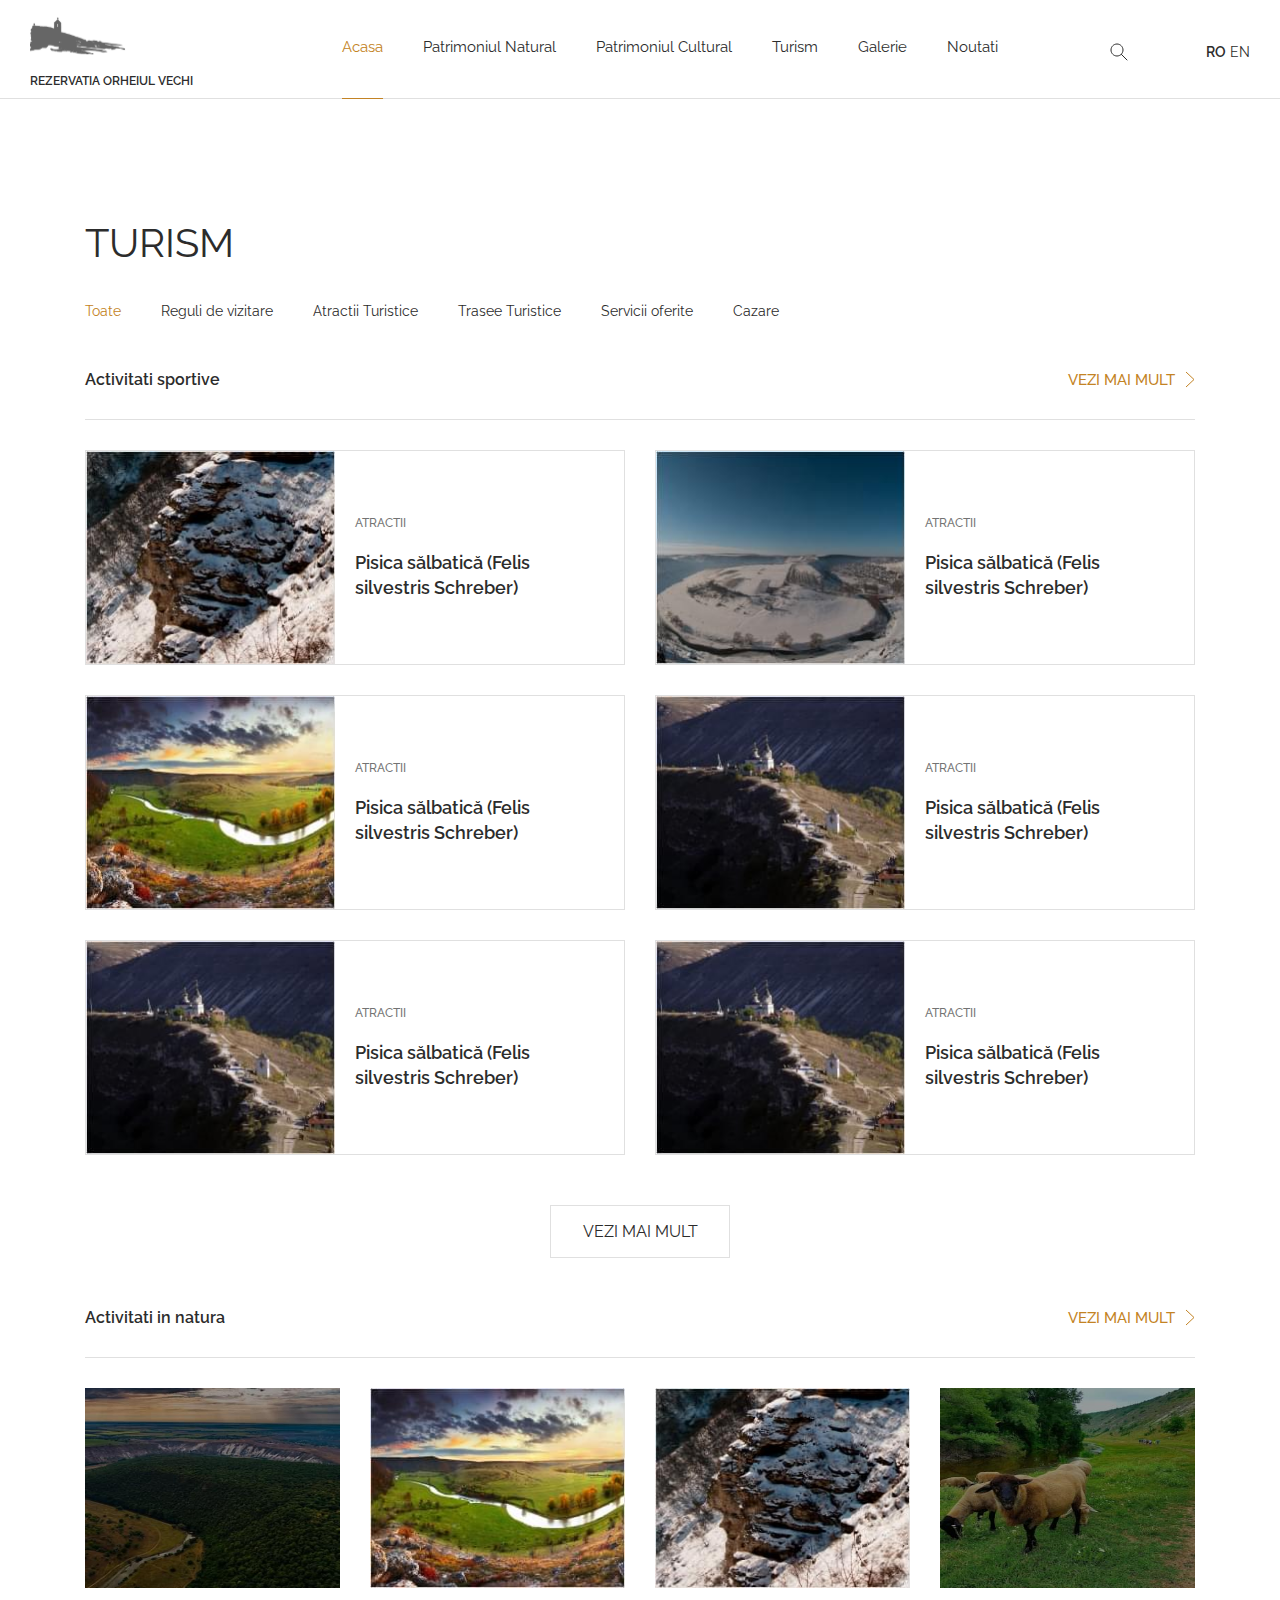
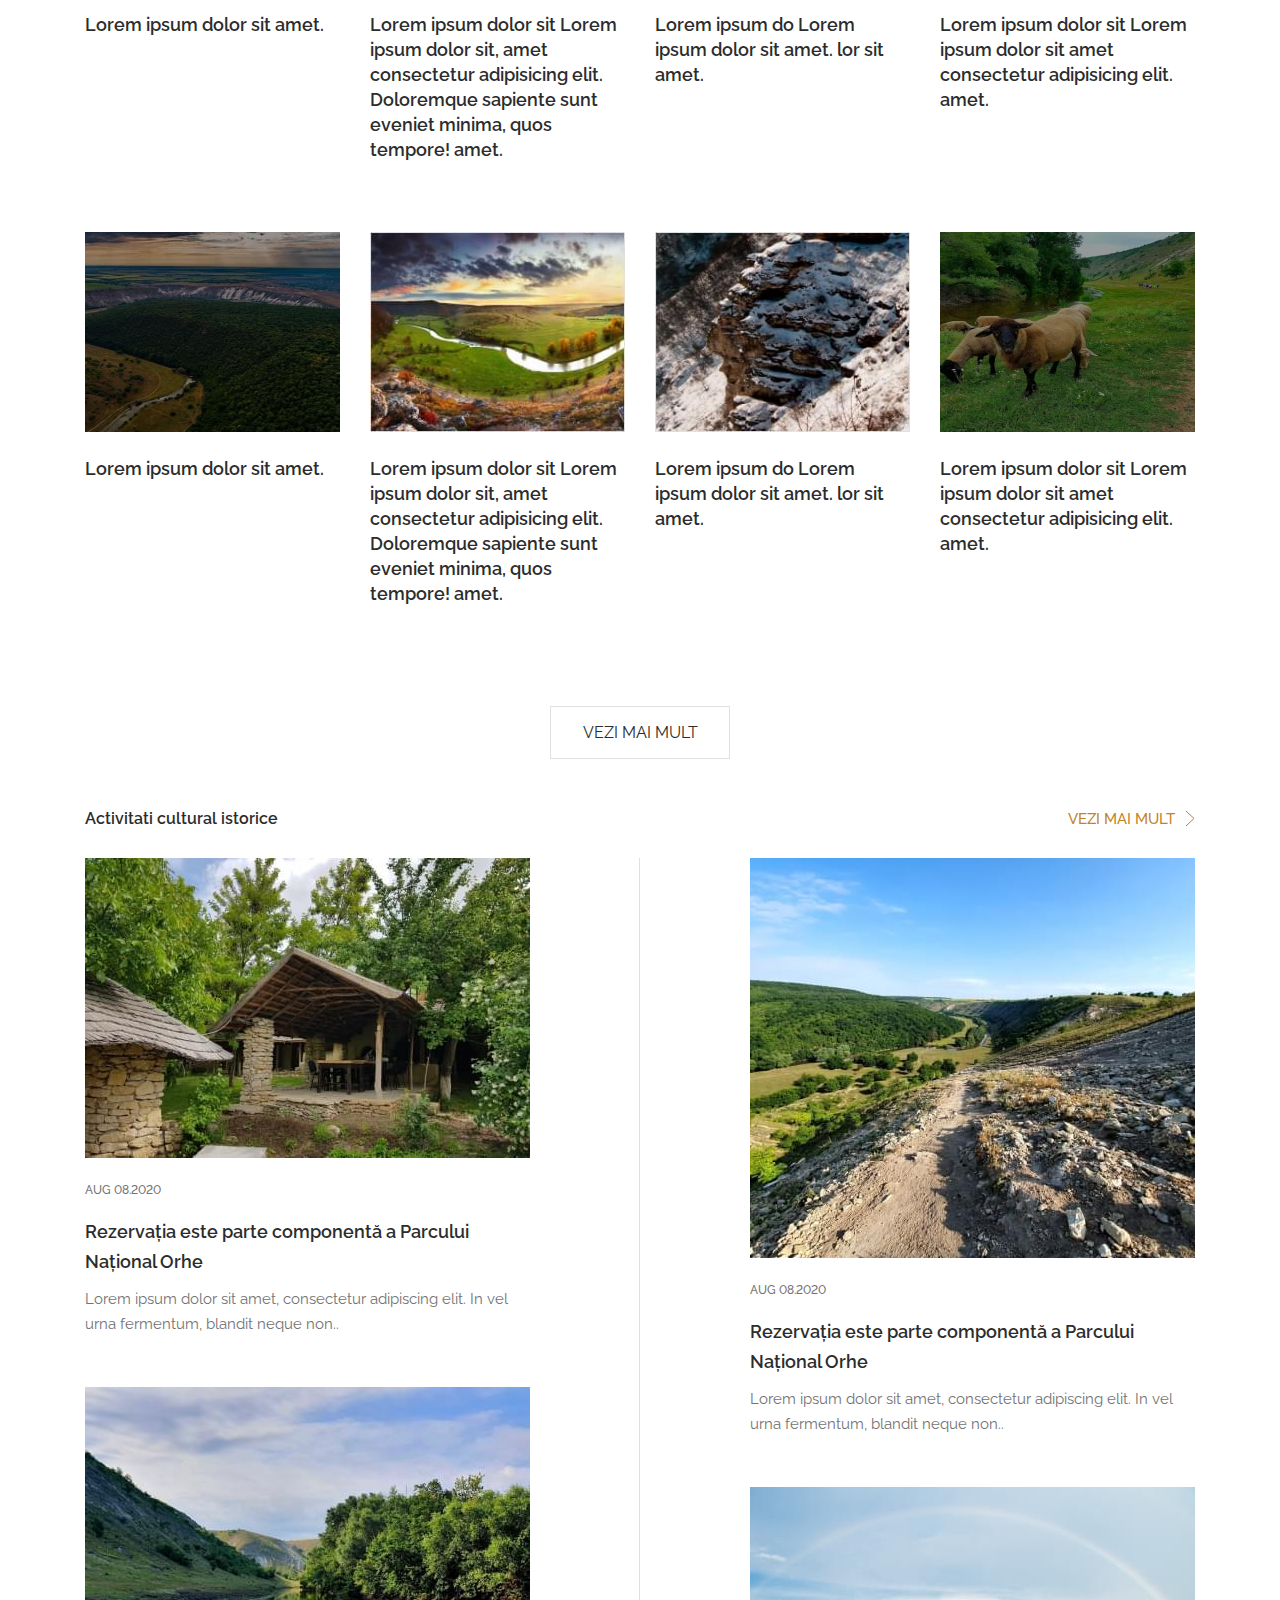
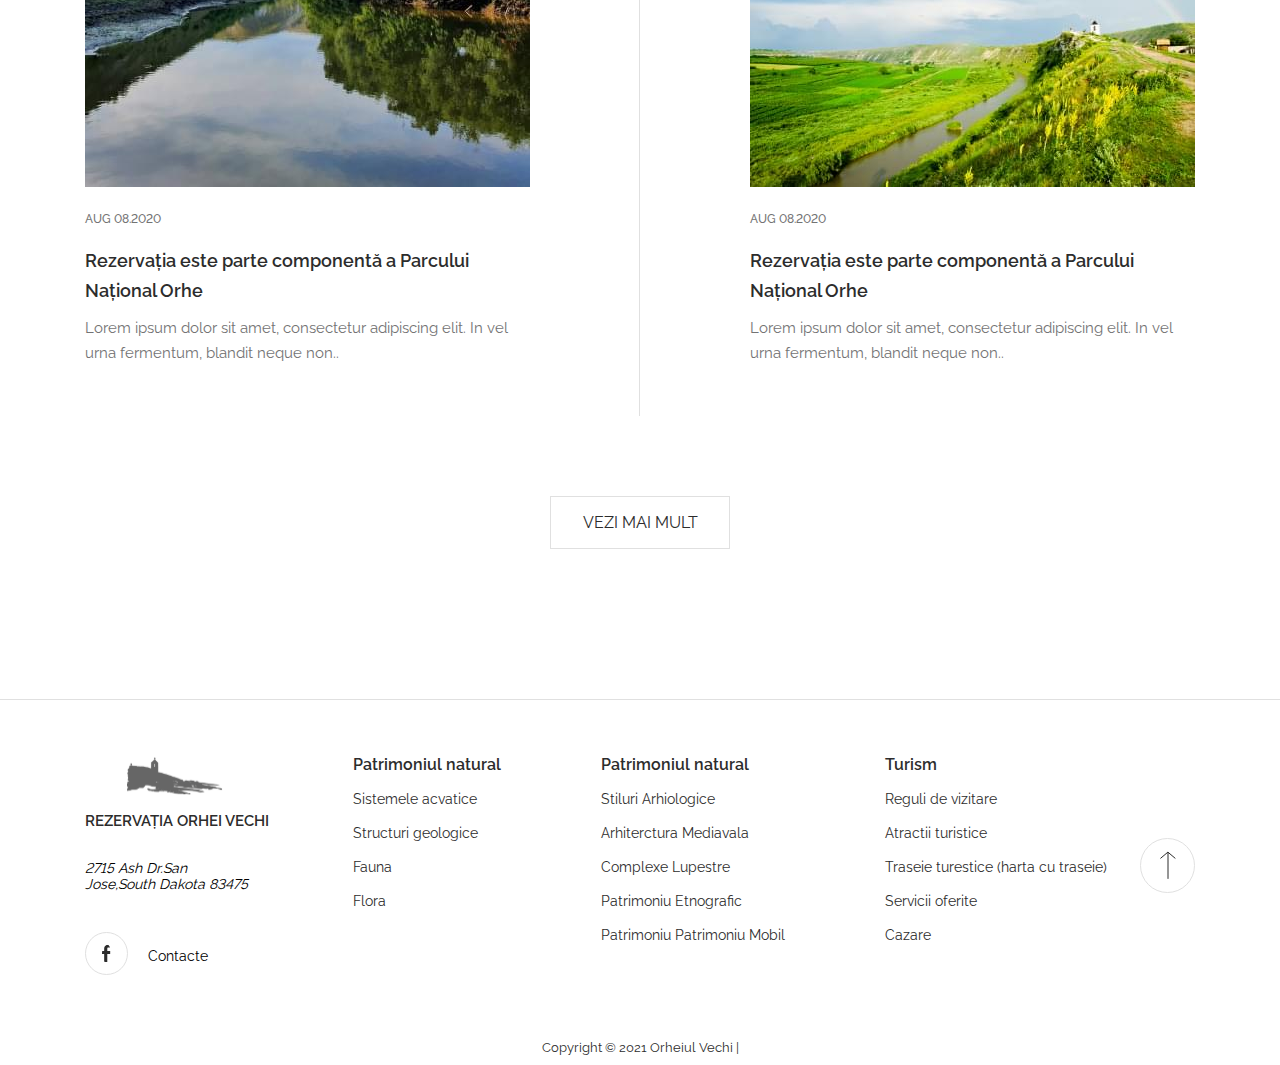
<file: turism_activities.html>
<!DOCTYPE html>
<html lang="ro">

<head>
    <meta charset="UTF-8">
    <title>Rezervația Orheiul-Vechi</title>
    <meta name="viewport" content="width=device-width, initial-scale=1.0">

    <link rel="stylesheet" href="css/style.min.css">
</head>

<body>
    <header class="header" id="header">
    <div class=" header__container">
        <div class="header__logo">
            <a href="/">
                <img src="img/logo.svg" alt="Logo">
                <small class="logo__subtitle">rezervatia orheiul vechi</small>
            </a>
        </div>

        <div class="burger">
            <span></span>
            <span></span>
        </div>

        <nav class="nav header__nav">
            <ul class="nav__list">
                <li class="nav__item"><a href="/" class="nav__link active">Acasa</a></li>
                <li class="nav__item">
                    <a href="natural_patrimonium.html" class="nav__link">Patrimoniul Natural</a>
                    <ul class="nav__sublist">
                        <li class="nav__subitem"><a href="#" class="nav__sublink">activitati</a></li>
                        <li class="nav__subitem"><a href="#" class="nav__sublink">structuri geografice</a></li>
                        <li class="nav__subitem"><a href="#" class="nav__sublink">cazare</a></li>
                    </ul>
                </li>
                <li class="nav__item"><a href="patrimoniul_cultural.html" class="nav__link">Patrimoniul Cultural</a></li>
                <li class="nav__item"><a href="turism.html" class="nav__link">Turism</a></li>
                <li class="nav__item"><a href="gallery.html" class="nav__link">Galerie</a></li>
                <li class="nav__item"><a href="news.html" class="nav__link">Noutati</a></li>
            </ul>
        </nav>

        <div class="header__search-block">
            <form action="#" method="GET" class="search__form">
                <input type="search">
            </form>
            <button class="search__close">
                <svg width="15" height="15" viewBox="0 0 10 10" fill="none" xmlns="http://www.w3.org/2000/svg">
                    <path d="M0.141602 0.834488C-0.0458984 0.646988 -0.0458984 0.334925 0.141602 0.140869C0.335657 -0.0466309 0.641164 -0.0466309 0.83522 0.140869L4.99737 4.31001L9.16651 0.140869C9.35401 -0.0466309 9.66608 -0.0466309 9.85314 0.140869C10.0472 0.334925 10.0472 0.647425 9.85314 0.834488L5.69099 4.99708L9.85314 9.16622C10.0472 9.35372 10.0472 9.66578 9.85314 9.85984C9.66564 10.0473 9.35358 10.0473 9.16651 9.85984L4.99737 5.69069L0.83522 9.85984C0.641164 10.0473 0.335657 10.0473 0.141602 9.85984C-0.0458984 9.66578 -0.0458984 9.35328 0.141602 9.16622L4.30375 4.99708L0.141602 0.834488Z" fill="#2F2222"/>
                </svg>
            </button>
        </div>

        <div class="header__right">
            <button class="header__search">
                <svg width="24" height="24" viewBox="0 0 24 24" fill="none" xmlns="http://www.w3.org/2000/svg">
                    <g id="search">
                    <path id="Path5" d="M14.4121 14.4121L20 20" stroke="#2C2C2C" stroke-linecap="round"/>
                    <path id="Oval" fill-rule="evenodd" clip-rule="evenodd" d="M10 16C13.3137 16 16 13.3137 16 10C16 6.68629 13.3137 4 10 4C6.68629 4 4 6.68629 4 10C4 13.3137 6.68629 16 10 16Z" stroke="#2C2C2C"/>
                    </g>
                </svg>
            </button>

            <div class="header__languages">
                <a href="#" class="language active">RO</a>
                <a href="#" class="language">EN</a>
            </div>
        </div>
    </div>
</header>

    <main id="main">
        <div class="turism">
            <div class="container">
                <div class="turism__header">
                    <h2 class="turism__header-title">TURISM</h2>
                    <ul class="turism__header-list pages-list">
                        <li class="turism__header-item pages-item"><a href="#" class="turism__header-link pages-link active">Toate</a></li>
                        <li class="turism__header-item pages-item"><a href="#" class="turism__header-link pages-link">Reguli de vizitare</a></li>
                        <li class="turism__header-item pages-item"><a href="#" class="turism__header-link pages-link">Atractii Turistice</a></li>
                        <li class="turism__header-item pages-item"><a href="#" class="turism__header-link pages-link">Trasee Turistice</a></li>
                        <li class="turism__header-item pages-item"><a href="#" class="turism__header-link pages-link">Servicii oferite</a></li>
                        <li class="turism__header-item pages-item"><a href="housing.html" class="turism__header-link pages-link">Cazare</a></li>
                    </ul>
                </div>
            </div>
        </div>

        <div class="activities">
            <div class="container">
                <div class="activities__header">
                    <h4 class="activities__header-title">Activitati sportive</h4>
                    <a href="#" class="fauna__header-more look-more">
                        <span>VEZI MAI MULT</span>
                        <svg width="10" height="17" viewBox="0 0 10 17" fill="none" xmlns="http://www.w3.org/2000/svg">
                            <path d="M1 1L9 8.5L1 16" stroke="#C38324" />
                        </svg>
                    </a>
                </div>

                <div class="activities__body">
                    <div class="grid-card">
                        <a href="#" class="grid-card__link">
                            <img class="grid-card__img" src="img/atractii1.jpg" alt="">
                        </a>
                        <div class="grid-card__info">
                            <p class="grid-card__time">Atractii</p>
                            <h4 class="grid-card__title">Pisica sălbatică (Felis silvestris Schreber)</h4>
                        </div>
                    </div>

                    <div class="grid-card">
                        <a href="#" class="grid-card__link">
                            <img class="grid-card__img" src="img/atractii2.jpg" alt="">
                        </a>
                        <div class="grid-card__info">
                            <p class="grid-card__time">Atractii</p>
                            <h4 class="grid-card__title">Pisica sălbatică (Felis silvestris Schreber)</h4>
                        </div>
                    </div>
                    <div class="grid-card">
                        <a href="#" class="grid-card__link">
                            <img class="grid-card__img" src="img/atractii3.jpg" alt="">
                        </a>
                        <div class="grid-card__info">
                            <p class="grid-card__time">Atractii</p>
                            <h4 class="grid-card__title">Pisica sălbatică (Felis silvestris Schreber)</h4>
                        </div>
                    </div>
                    <div class="grid-card">
                        <a href="#" class="grid-card__link">
                            <img class="grid-card__img" src="img/atractii4.jpg" alt="">
                        </a>
                        <div class="grid-card__info">
                            <p class="grid-card__time">Atractii</p>
                            <h4 class="grid-card__title">Pisica sălbatică (Felis silvestris Schreber)</h4>
                        </div>
                    </div>
                    <div class="grid-card">
                        <a href="#" class="grid-card__link">
                            <img class="grid-card__img" src="img/atractii4.jpg" alt="">
                        </a>
                        <div class="grid-card__info">
                            <p class="grid-card__time">Atractii</p>
                            <h4 class="grid-card__title">Pisica sălbatică (Felis silvestris Schreber)</h4>
                        </div>
                    </div>
                    <div class="grid-card">
                        <a href="#" class="grid-card__link">
                            <img class="grid-card__img" src="img/atractii4.jpg" alt="">
                        </a>
                        <div class="grid-card__info">
                            <p class="grid-card__time">Atractii</p>
                            <h4 class="grid-card__title">Pisica sălbatică (Felis silvestris Schreber)</h4>
                        </div>
                    </div>

                </div>
                <a href="#" class="activities__more more">Vezi mai mult</a>
            </div>
        </div>

        <div class="atraction">
            <div class="container">
                <div class="atraction__header">
                    <h4 class="atraction__header-title">Activitati in natura</h4>
                    <a href="#" class="atraction__header-more look-more">
                        <span>VEZI MAI MULT</span>
                        <svg width="10" height="17" viewBox="0 0 10 17" fill="none" xmlns="http://www.w3.org/2000/svg">
                            <path d="M1 1L9 8.5L1 16" stroke="#C38324" />
                        </svg>
                    </a>
                </div>
                <div class="attraction__grid">
                    <div class="attraction__grid-item">
                        <a href="#" class="attraction__grid-link"><img src="img/turism2.jpg" alt="#" class="attraction__grid-image"></a>
                        <h4 class="attraction__grid-title">Lorem ipsum dolor sit amet.</h4>
                    </div>

                    <div class="attraction__grid-item">
                        <a href="#" class="attraction__grid-link"><img src="img/atractii3.jpg" alt="#" class="attraction__grid-image"></a>
                        <h4 class="attraction__grid-title">Lorem ipsum dolor sit Lorem ipsum dolor sit, amet consectetur adipisicing elit. Doloremque sapiente sunt eveniet minima, quos tempore! amet.</h4>
                    </div>

                    <div class="attraction__grid-item">
                        <a href="#" class="attraction__grid-link"><img src="img/atractii1.jpg" alt="#" class="attraction__grid-image"></a>
                        <h4 class="attraction__grid-title">Lorem ipsum do Lorem ipsum dolor sit amet. lor sit amet.</h4>
                    </div>

                    <div class="attraction__grid-item">
                        <a href="#" class="attraction__grid-link"><img src="img/turism1.jpg" alt="#" class="attraction__grid-image"></a>
                        <h4 class="attraction__grid-title">Lorem ipsum dolor sit Lorem ipsum dolor sit amet consectetur adipisicing elit. amet.</h4>
                    </div>
                    <div class="attraction__grid-item">
                        <a href="#" class="attraction__grid-link"><img src="img/turism2.jpg" alt="#" class="attraction__grid-image"></a>
                        <h4 class="attraction__grid-title">Lorem ipsum dolor sit amet.</h4>
                    </div>

                    <div class="attraction__grid-item">
                        <a href="#" class="attraction__grid-link"><img src="img/atractii3.jpg" alt="#" class="attraction__grid-image"></a>
                        <h4 class="attraction__grid-title">Lorem ipsum dolor sit Lorem ipsum dolor sit, amet consectetur adipisicing elit. Doloremque sapiente sunt eveniet minima, quos tempore! amet.</h4>
                    </div>

                    <div class="attraction__grid-item">
                        <a href="#" class="attraction__grid-link"><img src="img/atractii1.jpg" alt="#" class="attraction__grid-image"></a>
                        <h4 class="attraction__grid-title">Lorem ipsum do Lorem ipsum dolor sit amet. lor sit amet.</h4>
                    </div>

                    <div class="attraction__grid-item">
                        <a href="#" class="attraction__grid-link"><img src="img/turism1.jpg" alt="#" class="attraction__grid-image"></a>
                        <h4 class="attraction__grid-title">Lorem ipsum dolor sit Lorem ipsum dolor sit amet consectetur adipisicing elit. amet.</h4>
                    </div>

                </div>
                <a href="#" class="attraction__more more">Vezi mai mult</a>
            </div>
        </div>


        <div class="geologic activities">
            <div class="container">
                <div class="geologic__header">
                    <h4 class="geologic__header-title">Activitati cultural istorice</h4>
                    <a href="#" class="geologic__header-more look-more">
                        <span>VEZI MAI MULT</span>
                        <svg width="10" height="17" viewBox="0 0 10 17" fill="none" xmlns="http://www.w3.org/2000/svg">
                                <path d="M1 1L9 8.5L1 16" stroke="#C38324" />
                            </svg>
                    </a>
                </div>

                <div class="geologic__grid">
                    <div class="geologic-grid__item">
                        <a href="#" class="geologic-grid__link">
                            <div class="geologic-grid__image" style="background: url('img/popular1.jpg') 50% 50% / cover no-repeat;"></div>
                        </a>
                        <time class="geologic-grid__time">AUG 08.2020</time>

                        <a href="#" class="geologic-grid__link">
                            <h4 class="geologic-grid__title">Rezervaţia este parte componentă a Parcului Național Orhe</h4>
                        </a>
                        <small class="geologic-grid__text">Lorem ipsum dolor sit amet, consectetur adipiscing elit. In vel urna fermentum, blandit neque non..</small>
                    </div>

                    <div class="geologic-grid__item">
                        <a href="#" class="geologic-grid__link">
                            <div class="geologic-grid__image" style="background: url('img/popular2.jpg') 50% 50% / cover no-repeat;"></div>
                        </a>
                        <time class="geologic-grid__time">AUG 08.2020</time>
                        <a href="#" class="geologic-grid__link">
                            <h4 class="geologic-grid__title">Rezervaţia este parte componentă a Parcului Național Orhe</h4>
                        </a>
                        <small class="geologic-grid__text">Lorem ipsum dolor sit amet, consectetur adipiscing elit. In vel urna fermentum, blandit neque non..</small>
                    </div>

                    <div class="geologic-grid__item">
                        <a href="#" class="geologic-grid__link">
                            <div class="geologic-grid__image" style="background: url('img/popular3.jpg') 50% 50% / cover no-repeat;"></div>
                        </a>
                        <time class="geologic-grid__time">AUG 08.2020</time>
                        <a href="#" class="geologic-grid__link">
                            <h4 class="geologic-grid__title">Rezervaţia este parte componentă a Parcului Național Orhe</h4>
                        </a>
                        <small class="geologic-grid__text">Lorem ipsum dolor sit amet, consectetur adipiscing elit. In vel urna fermentum, blandit neque non..</small>
                    </div>

                    <div class="geologic-grid__item">
                        <a href="#" class="geologic-grid__link">
                            <div class="geologic-grid__image" style="background: url('img/popular4.jpg') 50% 50% / cover no-repeat;"></div>
                        </a>
                        <time class="geologic-grid__time">AUG 08.2020</time>
                        <a href="#" class="geologic-grid__link">
                            <h4 class="geologic-grid__title">Rezervaţia este parte componentă a Parcului Național Orhe</h4>
                        </a>
                        <small class="geologic-grid__text">Lorem ipsum dolor sit amet, consectetur adipiscing elit. In vel urna fermentum, blandit neque non..</small>
                    </div>
                </div>

                <a href="#" class="geolocic__more more">Vezi mai mult</a>

            </div>
        </div>
    </main>

    <footer class="footer">
    <div class="container footer__container">
        <div class="footer__left">
            <a href="/">
                <img src="img/logo.svg" alt="Footer Logo" class="footer__logo">
            </a>
            <small class="logo__subtitle">rezervația orhei vechi</small>

            <address class="footer__address">2715 Ash Dr.San Jose,South Dakota 83475</address>

            <div class="footer__contact">
                <a href="#" class="facebook__link">
                    <img src="img/facebook.svg" alt="facebook link" class="facebook">
                </a>
                <a href="#" class="contact__link">Contacte</a>
            </div>
        </div>

        <div class="footer__lists">
            <div class="footer__block-list">
                <h4 class="list__title">Patrimoniul natural</h4>
                <ul class="list">
                    <li class="list_item"><a class="list_link" href="#">Sistemele acvatice</a></li>
                    <li class="list_item"><a class="list_link" href="#">Structuri geologice</a></li>
                    <li class="list_item"><a class="list_link" href="#">Fauna</a></li>
                    <li class="list_item"><a class="list_link" href="#">Flora</a></li>
                </ul>
            </div>

            <div class="footer__block-list">
                <h4 class="list__title">Patrimoniul natural</h4>
                <ul class="list">
                    <li class="list_item"><a class="list_link" href="#">Stiluri Arhiologice</a></li>
                    <li class="list_item"><a class="list_link" href="#">Arhiterctura Mediavala</a></li>
                    <li class="list_item"><a class="list_link" href="#">Complexe Lupestre</a></li>
                    <li class="list_item"><a class="list_link" href="#">Patrimoniu Etnografic</a></li>
                    <li class="list_item"><a class="list_link" href="#">Patrimoniu Patrimoniu Mobil</a></li>
                </ul>
            </div>

            <div class="footer__block-list">
                <h4 class="list__title">Turism</h4>
                <ul class="list">
                    <li class="list_item"><a class="list_link" href="#">Reguli de vizitare</a></li>
                    <li class="list_item"><a class="list_link" href="#">Atractii turistice</a></li>
                    <li class="list_item"><a class="list_link" href="#">Traseie turestice (harta cu traseie)</a></li>
                    <li class="list_item"><a class="list_link" href="#">Servicii oferite</a></li>
                    <li class="list_item"><a class="list_link" href="#">Cazare</a></li>
                </ul>
            </div>
        </div>

        <button class="to_top">
            <svg width="55" height="55" viewBox="0 0 55 55" fill="none" xmlns="http://www.w3.org/2000/svg">
                <circle cx="27.5" cy="27.5" r="27" stroke="#E0E0E0"/>
                <path d="M20.4282 20.4287L27.8925 14.143L35.3568 20.4287" stroke="#2C2C2C"/>
                <line x1="28" y1="14.1431" x2="28" y2="40.8573" stroke="#2C2C2C"/>
            </svg>
        </button>
    </div>

    <div class="footer__copyright">
        <small>Copyright © 2021 Orheiul Vechi | </small>
    </div>
</footer>




    <!-- SCRTIPTS -->
    <script src="js/script.min.js "></script>
    <!-- SCRTIPTS -->
</body>

</html>
</file>
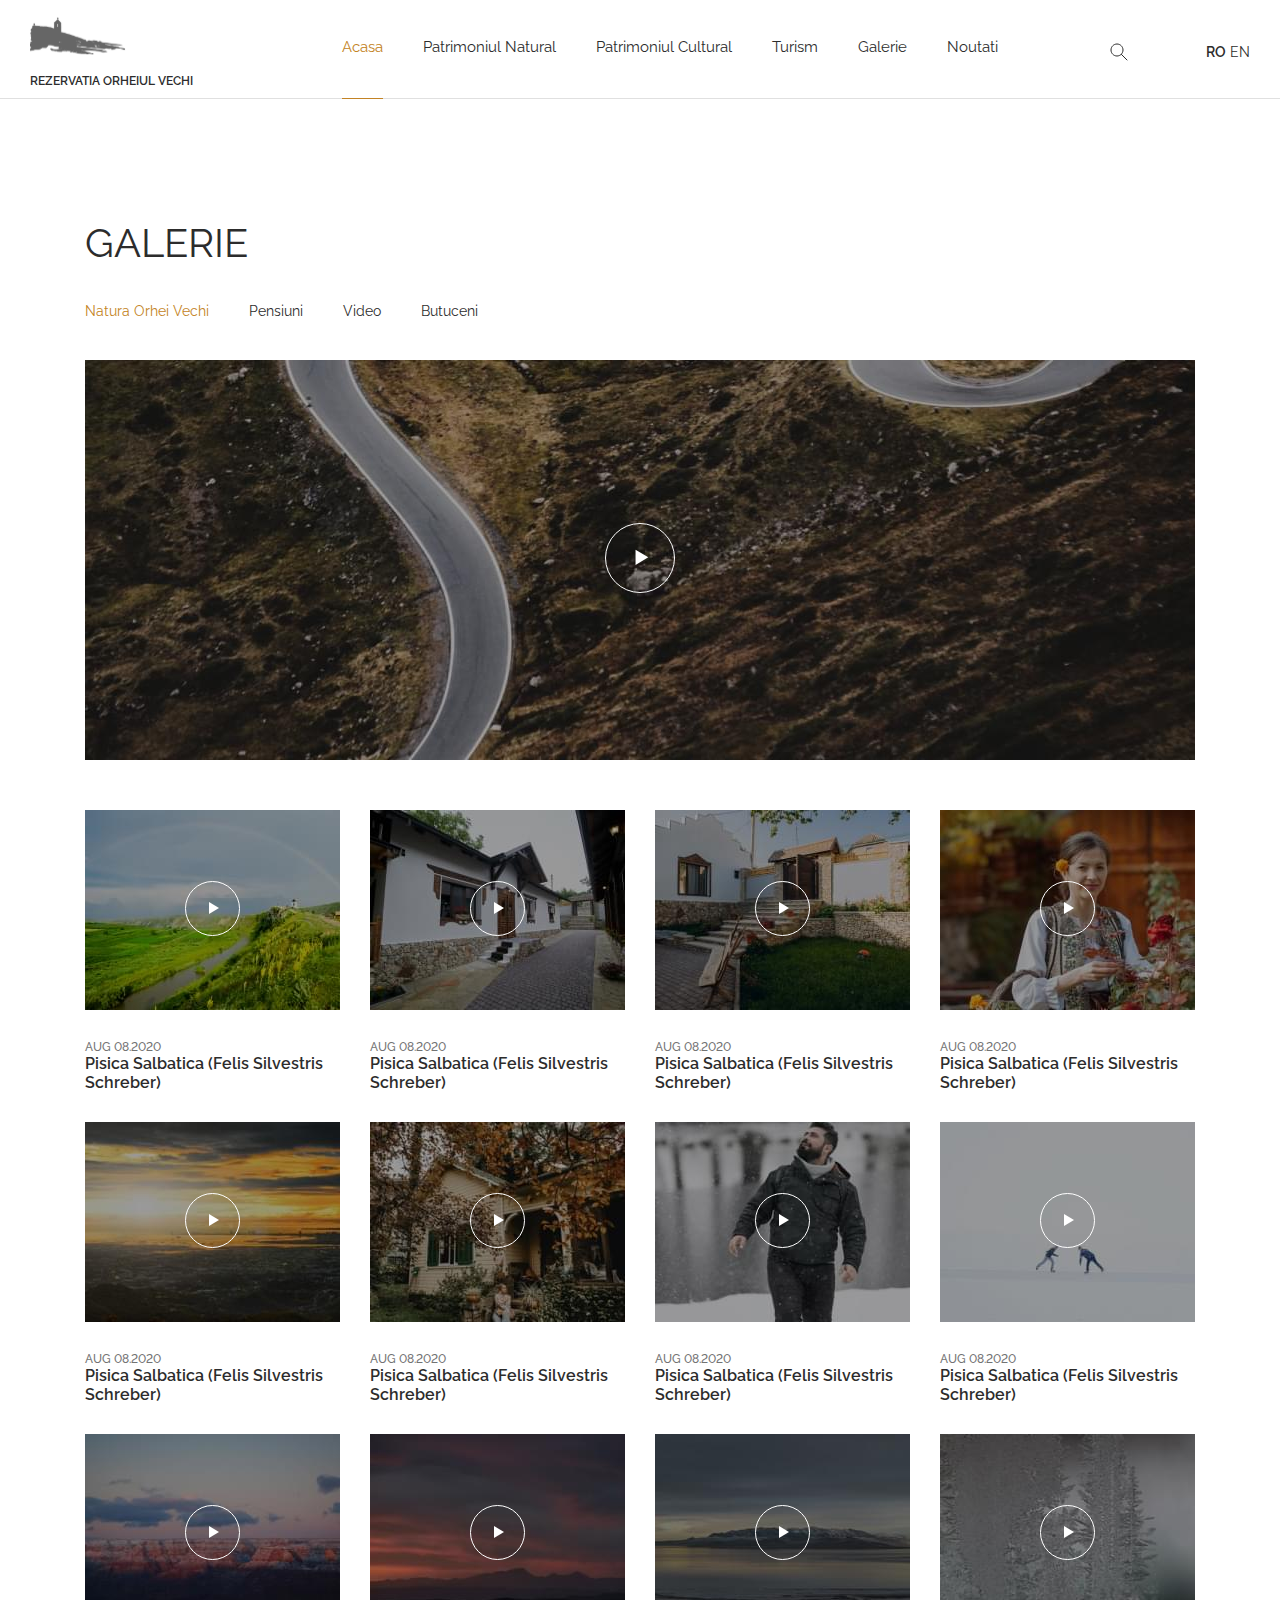
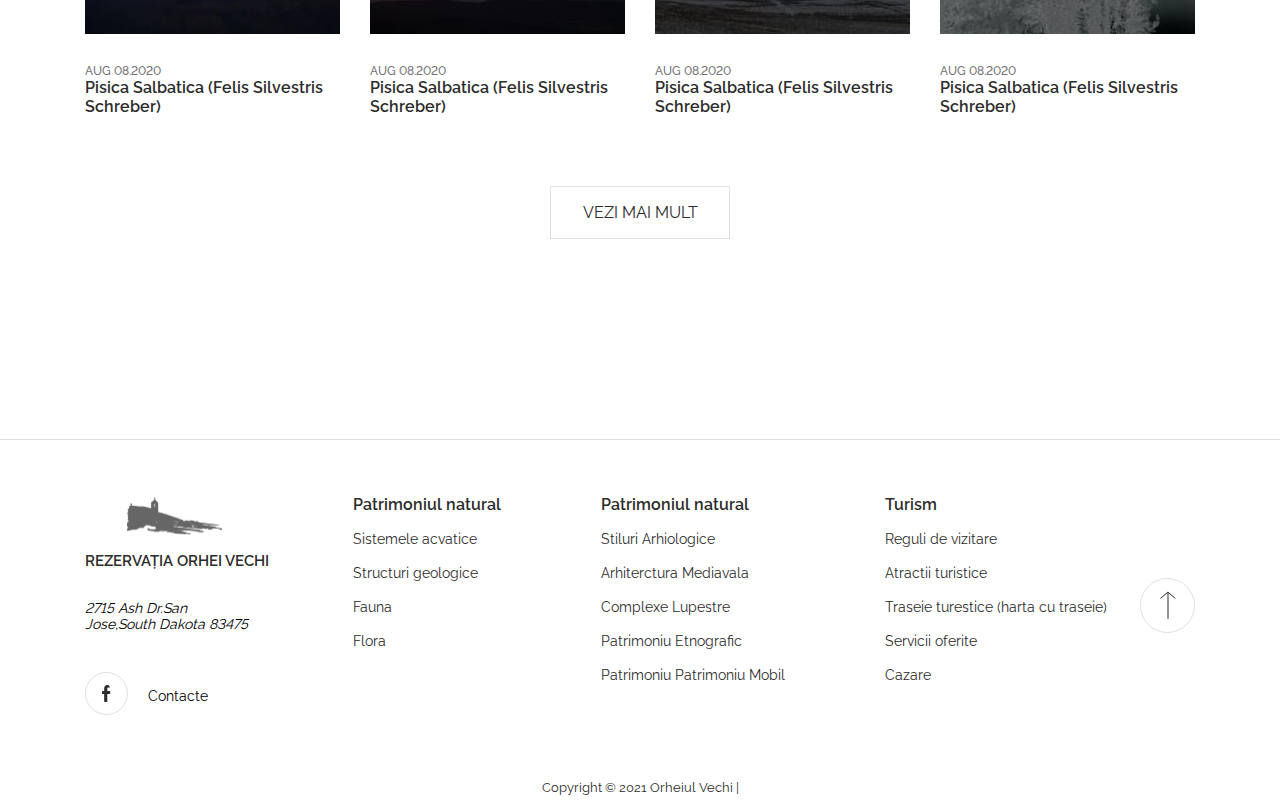
<file: video_gallery.html>
<!DOCTYPE html>
<html lang="en">

<head>
    <meta charset="UTF-8">
    <title>Rezervația Orheiul-Vechi</title>
    <meta name="viewport" content="width=device-width, initial-scale=1.0">

    <!-- STYLE -->
    <link rel="stylesheet" href="css/style.min.css">
    <!-- STYLE -->
</head>

<body>
    <header class="header" id="header">
    <div class=" header__container">
        <div class="header__logo">
            <a href="/">
                <img src="img/logo.svg" alt="Logo">
                <small class="logo__subtitle">rezervatia orheiul vechi</small>
            </a>
        </div>

        <div class="burger">
            <span></span>
            <span></span>
        </div>

        <nav class="nav header__nav">
            <ul class="nav__list">
                <li class="nav__item"><a href="/" class="nav__link active">Acasa</a></li>
                <li class="nav__item">
                    <a href="natural_patrimonium.html" class="nav__link">Patrimoniul Natural</a>
                    <ul class="nav__sublist">
                        <li class="nav__subitem"><a href="#" class="nav__sublink">activitati</a></li>
                        <li class="nav__subitem"><a href="#" class="nav__sublink">structuri geografice</a></li>
                        <li class="nav__subitem"><a href="#" class="nav__sublink">cazare</a></li>
                    </ul>
                </li>
                <li class="nav__item"><a href="patrimoniul_cultural.html" class="nav__link">Patrimoniul Cultural</a></li>
                <li class="nav__item"><a href="turism.html" class="nav__link">Turism</a></li>
                <li class="nav__item"><a href="gallery.html" class="nav__link">Galerie</a></li>
                <li class="nav__item"><a href="news.html" class="nav__link">Noutati</a></li>
            </ul>
        </nav>

        <div class="header__search-block">
            <form action="#" method="GET" class="search__form">
                <input type="search">
            </form>
            <button class="search__close">
                <svg width="15" height="15" viewBox="0 0 10 10" fill="none" xmlns="http://www.w3.org/2000/svg">
                    <path d="M0.141602 0.834488C-0.0458984 0.646988 -0.0458984 0.334925 0.141602 0.140869C0.335657 -0.0466309 0.641164 -0.0466309 0.83522 0.140869L4.99737 4.31001L9.16651 0.140869C9.35401 -0.0466309 9.66608 -0.0466309 9.85314 0.140869C10.0472 0.334925 10.0472 0.647425 9.85314 0.834488L5.69099 4.99708L9.85314 9.16622C10.0472 9.35372 10.0472 9.66578 9.85314 9.85984C9.66564 10.0473 9.35358 10.0473 9.16651 9.85984L4.99737 5.69069L0.83522 9.85984C0.641164 10.0473 0.335657 10.0473 0.141602 9.85984C-0.0458984 9.66578 -0.0458984 9.35328 0.141602 9.16622L4.30375 4.99708L0.141602 0.834488Z" fill="#2F2222"/>
                </svg>
            </button>
        </div>

        <div class="header__right">
            <button class="header__search">
                <svg width="24" height="24" viewBox="0 0 24 24" fill="none" xmlns="http://www.w3.org/2000/svg">
                    <g id="search">
                    <path id="Path5" d="M14.4121 14.4121L20 20" stroke="#2C2C2C" stroke-linecap="round"/>
                    <path id="Oval" fill-rule="evenodd" clip-rule="evenodd" d="M10 16C13.3137 16 16 13.3137 16 10C16 6.68629 13.3137 4 10 4C6.68629 4 4 6.68629 4 10C4 13.3137 6.68629 16 10 16Z" stroke="#2C2C2C"/>
                    </g>
                </svg>
            </button>

            <div class="header__languages">
                <a href="#" class="language active">RO</a>
                <a href="#" class="language">EN</a>
            </div>
        </div>
    </div>
</header>

    <main id="main">
        <div class="videos">
            <div class="container">
                <div class="videos__header">
                    <h2 class="videos__header-title">galerie</h2>
                    <ul class="videos__list pages-list">
                        <li class="videos__item pages-item"><a class="videos__link pages-link active" href="#">Natura Orhei Vechi</a></li>
                        <li class="videos__item pages-item"><a class="videos__link pages-link" href="#">Pensiuni</a></li>
                        <li class="videos__item pages-item"><a class="videos__link pages-link" href="#">Video</a></li>
                        <li class="videos__item pages-item"><a class="videos__link pages-link" href="#">Butuceni</a></li>
                    </ul>
                </div>

                <div class="videos__article">
                    <div class="article" style="background: url(img/fullpage_video.jpg) 50% 50%/ cover no-repeat ;">
                        <a data-fslightbox="gallery" href="img/orhei.mp4" class="video__link">
                            <img src="img/play.svg" alt="">
                        </a>
                    </div>
                </div>

                <div class="videos__article-grid">
                    <div class="article__grid-item">
                        <div class="article__grid-video" style="background: url(img/video1.jpg) 50% 50% /cover no-repeat;">
                            <a data-fslightbox="gallery" href="img/orhei.mp4" class="video__link">
                                <img src="img/small_play.svg" alt="">
                            </a>
                        </div>
                        <time class="article__grid-time" datetime="2020-08-08">AUG 08.2020</time>
                        <h4 class="article__grid-title">Pisica Salbatica (Felis Silvestris Schreber)</h4>
                    </div>

                    <div class="article__grid-item">
                        <div class="article__grid-video" style="background: url(img/video2.jpg) 50% 50% /cover no-repeat;">
                            <a data-fslightbox="gallery" href="img/orhei.mp4" class="video__link">
                                <img src="img/small_play.svg" alt="">
                            </a>
                        </div>
                        <time class="article__grid-time" datetime="2020-08-08">AUG 08.2020</time>
                        <h4 class="article__grid-title">Pisica Salbatica (Felis Silvestris Schreber)</h4>

                    </div>

                    <div class="article__grid-item">
                        <div class="article__grid-video" style="background: url(img/video3.jpg) 50% 50% /cover no-repeat;">
                            <a data-fslightbox="gallery" href="img/orhei.mp4" class="video__link">
                                <img src="img/small_play.svg" alt="">
                            </a>
                        </div>
                        <time class="article__grid-time" datetime="2020-08-08">AUG 08.2020</time>
                        <h4 class="article__grid-title">Pisica Salbatica (Felis Silvestris Schreber)</h4>

                    </div>

                    <div class="article__grid-item">
                        <div class="article__grid-video" style="background: url(img/video4.jpg) 50% 50% /cover no-repeat;">
                            <a data-fslightbox="gallery" href="img/orhei.mp4" class="video__link">
                                <img src="img/small_play.svg" alt="">
                            </a>
                        </div>
                        <time class="article__grid-time" datetime="2020-08-08">AUG 08.2020</time>
                        <h4 class="article__grid-title">Pisica Salbatica (Felis Silvestris Schreber)</h4>
                    </div>

                    <div class="article__grid-item">
                        <div class="article__grid-video" style="background: url(img/video5.jpg) 50% 50% /cover no-repeat;">
                            <a data-fslightbox="gallery" href="img/orhei.mp4" class="video__link">
                                <img src="img/small_play.svg" alt="">
                            </a>
                        </div>
                        <time class="article__grid-time" datetime="2020-08-08">AUG 08.2020</time>
                        <h4 class="article__grid-title">Pisica Salbatica (Felis Silvestris Schreber)</h4>
                    </div>

                    <div class="article__grid-item">
                        <div class="article__grid-video" style="background: url(img/video6.jpg) 50% 50% /cover no-repeat;">
                            <a data-fslightbox="gallery" href="img/orhei.mp4" class="video__link">
                                <img src="img/small_play.svg" alt="">
                            </a>
                        </div>
                        <time class="article__grid-time" datetime="2020-08-08">AUG 08.2020</time>
                        <h4 class="article__grid-title">Pisica Salbatica (Felis Silvestris Schreber)</h4>
                    </div>

                    <div class="article__grid-item">
                        <div class="article__grid-video" style="background: url(img/video7.jpg) 50% 50% /cover no-repeat;">
                            <a data-fslightbox="gallery" href="img/orhei.mp4" class="video__link">
                                <img src="img/small_play.svg" alt="">
                            </a>
                        </div>
                        <time class="article__grid-time" datetime="2020-08-08">AUG 08.2020</time>
                        <h4 class="article__grid-title">Pisica Salbatica (Felis Silvestris Schreber)</h4>
                    </div>

                    <div class="article__grid-item">
                        <div class="article__grid-video" style="background: url(img/video8.jpg) 50% 50% /cover no-repeat;">
                            <a data-fslightbox="gallery" href="img/orhei.mp4" class="video__link">
                                <img src="img/small_play.svg" alt="">
                            </a>
                        </div>
                        <time class="article__grid-time" datetime="2020-08-08">AUG 08.2020</time>
                        <h4 class="article__grid-title">Pisica Salbatica (Felis Silvestris Schreber)</h4>
                    </div>

                    <div class="article__grid-item">
                        <div class="article__grid-video" style="background: url(img/video9.jpg) 50% 50% /cover no-repeat;">
                            <a data-fslightbox="gallery" href="img/orhei.mp4" class="video__link">
                                <img src="img/small_play.svg" alt="">
                            </a>
                        </div>
                        <time class="article__grid-time" datetime="2020-08-08">AUG 08.2020</time>
                        <h4 class="article__grid-title">Pisica Salbatica (Felis Silvestris Schreber)</h4>
                    </div>

                    <div class="article__grid-item">
                        <div class="article__grid-video" style="background: url(img/video10.jpg) 50% 50% /cover no-repeat;">
                            <a data-fslightbox="gallery" href="img/orhei.mp4" class="video__link">
                                <img src="img/small_play.svg" alt="">
                            </a>
                        </div>
                        <time class="article__grid-time" datetime="2020-08-08">AUG 08.2020</time>
                        <h4 class="article__grid-title">Pisica Salbatica (Felis Silvestris Schreber)</h4>
                    </div>

                    <div class="article__grid-item">
                        <div class="article__grid-video" style="background: url(img/video11.jpg) 50% 50% /cover no-repeat;">
                            <a data-fslightbox="gallery" href="img/orhei.mp4" class="video__link">
                                <img src="img/small_play.svg" alt="">
                            </a>
                        </div>
                        <time class="article__grid-time" datetime="2020-08-08">AUG 08.2020</time>
                        <h4 class="article__grid-title">Pisica Salbatica (Felis Silvestris Schreber)</h4>
                    </div>

                    <div class="article__grid-item">
                        <div class="article__grid-video" style="background: url(img/video12.jpg) 50% 50% /cover no-repeat;">
                            <a data-fslightbox="gallery" href="img/orhei.mp4" class="video__link">
                                <img src="img/small_play.svg" alt="">
                            </a>
                        </div>
                        <time class="article__grid-time" datetime="2020-08-08">AUG 08.2020</time>
                        <h4 class="article__grid-title">Pisica Salbatica (Felis Silvestris Schreber)</h4>
                    </div>
                </div>
                <a href="#" class="videos__more more">Vezi mai mult</a>
            </div>
        </div>
    </main>

    <footer class="footer">
    <div class="container footer__container">
        <div class="footer__left">
            <a href="/">
                <img src="img/logo.svg" alt="Footer Logo" class="footer__logo">
            </a>
            <small class="logo__subtitle">rezervația orhei vechi</small>

            <address class="footer__address">2715 Ash Dr.San Jose,South Dakota 83475</address>

            <div class="footer__contact">
                <a href="#" class="facebook__link">
                    <img src="img/facebook.svg" alt="facebook link" class="facebook">
                </a>
                <a href="#" class="contact__link">Contacte</a>
            </div>
        </div>

        <div class="footer__lists">
            <div class="footer__block-list">
                <h4 class="list__title">Patrimoniul natural</h4>
                <ul class="list">
                    <li class="list_item"><a class="list_link" href="#">Sistemele acvatice</a></li>
                    <li class="list_item"><a class="list_link" href="#">Structuri geologice</a></li>
                    <li class="list_item"><a class="list_link" href="#">Fauna</a></li>
                    <li class="list_item"><a class="list_link" href="#">Flora</a></li>
                </ul>
            </div>

            <div class="footer__block-list">
                <h4 class="list__title">Patrimoniul natural</h4>
                <ul class="list">
                    <li class="list_item"><a class="list_link" href="#">Stiluri Arhiologice</a></li>
                    <li class="list_item"><a class="list_link" href="#">Arhiterctura Mediavala</a></li>
                    <li class="list_item"><a class="list_link" href="#">Complexe Lupestre</a></li>
                    <li class="list_item"><a class="list_link" href="#">Patrimoniu Etnografic</a></li>
                    <li class="list_item"><a class="list_link" href="#">Patrimoniu Patrimoniu Mobil</a></li>
                </ul>
            </div>

            <div class="footer__block-list">
                <h4 class="list__title">Turism</h4>
                <ul class="list">
                    <li class="list_item"><a class="list_link" href="#">Reguli de vizitare</a></li>
                    <li class="list_item"><a class="list_link" href="#">Atractii turistice</a></li>
                    <li class="list_item"><a class="list_link" href="#">Traseie turestice (harta cu traseie)</a></li>
                    <li class="list_item"><a class="list_link" href="#">Servicii oferite</a></li>
                    <li class="list_item"><a class="list_link" href="#">Cazare</a></li>
                </ul>
            </div>
        </div>

        <button class="to_top">
            <svg width="55" height="55" viewBox="0 0 55 55" fill="none" xmlns="http://www.w3.org/2000/svg">
                <circle cx="27.5" cy="27.5" r="27" stroke="#E0E0E0"/>
                <path d="M20.4282 20.4287L27.8925 14.143L35.3568 20.4287" stroke="#2C2C2C"/>
                <line x1="28" y1="14.1431" x2="28" y2="40.8573" stroke="#2C2C2C"/>
            </svg>
        </button>
    </div>

    <div class="footer__copyright">
        <small>Copyright © 2021 Orheiul Vechi | </small>
    </div>
</footer>


    <!-- SCRTIPTS -->
    <script src="js/fslightbox.js"></script>
    <script src="js/script.min.js "></script>
    <!-- SCRTIPTS -->
</body>

</html>
</file>
<file: css/style.min.css>
@font-face{font-family:Raleway;font-display:swap;src:url(../fonts/Raleway-Regular.woff) format("woff"),url(../fonts/Raleway-Regular.woff2) format("woff2");font-weight:400;font-style:normal}@font-face{font-family:Raleway;font-display:swap;src:url(../fonts/Raleway-Medium.woff) format("woff"),url(../fonts/Raleway-Medium.woff2) format("woff2");font-weight:500;font-style:normal}@font-face{font-family:Raleway;font-display:swap;src:url(../fonts/Raleway-SemiBold.woff) format("woff"),url(../fonts/Raleway-SemiBold.woff2) format("woff2");font-weight:600;font-style:normal}*,::after,::before{margin:0;padding:0;-webkit-box-sizing:border-box;box-sizing:border-box}body{font-family:Raleway,sans-serif;overflow-x:hidden;color:#2c2c2c}body.lock{overflow:hidden}.wrapper{width:100%;min-height:100%;overflow:hidden}.container{max-width:1110px;margin:0 auto;width:100%}h1{font-size:65px;line-height:76px;text-transform:uppercase;color:#2c2c2c;font-weight:400}h2{font-size:40px;font-weight:400;line-height:47px;text-transform:uppercase;color:#2c2c2c}aside,footer,header,nav,section{display:block}li{list-style:none}h1,h2,h3,h4,h5,h6{margin:0}a{color:#2c2c2c;text-decoration:none}a:active,a:focus{outline:0}button{outline:0;cursor:pointer;border:none;background-color:transparent}.header{padding:15px 30px 10px 30px;border-bottom:1px solid #e0e0e0;background-color:#fff}.header.fixed{position:fixed;top:0;left:0;z-index:1000;width:100%;-webkit-animation:headerAnim .3s;animation:headerAnim .3s}.header .header__container{display:-webkit-box;display:-ms-flexbox;display:flex;-webkit-box-pack:justify;-ms-flex-pack:justify;justify-content:space-between;-webkit-box-align:center;-ms-flex-align:center;align-items:center}.header .header__container .header__logo img{width:100px;height:40px}.header .header__container .header__logo .logo__subtitle{display:block;font-weight:600;font-size:12px;line-height:14px;text-transform:uppercase;margin-top:15px}.header .header__container .burger{display:none}.header .header__container .header__nav .nav__list{display:-webkit-box;display:-ms-flexbox;display:flex;-webkit-box-align:center;-ms-flex-align:center;align-items:center}.header .header__container .header__nav .nav__list .nav__item{margin-left:40px;position:relative;padding-bottom:10px}.header .header__container .header__nav .nav__list .nav__item:hover .nav__sublist{opacity:1;visibility:visible}.header .header__container .header__nav .nav__list .nav__item .nav__sublist{position:absolute;z-index:10;padding:15px;background-color:#fff;-webkit-box-shadow:0 4px 35px #00000067;box-shadow:0 4px 35px #00000067;top:30px;width:250px;opacity:0;visibility:hidden;-webkit-transition:opacity .3s,visibility .3s;-o-transition:opacity .3s,visibility .3s;transition:opacity .3s,visibility .3s}.header .header__container .header__nav .nav__list .nav__item .nav__sublist .nav__subitem{margin-bottom:10px}.header .header__container .header__nav .nav__list .nav__item .nav__sublist .nav__subitem .nav__sublink{font-size:15px;line-height:18px;-webkit-transition:color .3s;-o-transition:color .3s;transition:color .3s;width:100%;text-transform:uppercase}.header .header__container .header__nav .nav__list .nav__item .nav__sublist .nav__subitem .nav__sublink:hover{color:#c38324}.header .header__container .header__nav .nav__list .nav__item .nav__link{font-size:15px;line-height:18px;-webkit-transition:color .3s;-o-transition:color .3s;transition:color .3s;position:relative}.header .header__container .header__nav .nav__list .nav__item .nav__link.active{color:#c38324}.header .header__container .header__nav .nav__list .nav__item .nav__link.active::after{content:'';position:absolute;display:block;background-color:#c38324;width:100%;height:1px;bottom:-43px;z-index:2}.header .header__container .header__nav .nav__list .nav__item .nav__link:hover{color:#c38324}.header .header__container .header__right{display:-webkit-box;display:-ms-flexbox;display:flex;-webkit-box-align:center;-ms-flex-align:center;align-items:center}.header .header__container .header__right .header__search{background-color:transparent;border:none;outline:0;margin-right:75px;width:24px;height:24px}.header .header__container .header__right .header__languages .language{font-size:14px;line-height:16px}.header .header__container .header__right .header__languages .language.active{font-weight:600}.header__search-block{position:absolute;display:-webkit-box;display:-ms-flexbox;display:flex;-webkit-box-align:center;-ms-flex-align:center;align-items:center;background-color:#fff;width:calc(100% - 15px);height:90px;z-index:10;opacity:0;left:15px;overflow:hidden;visibility:hidden;-webkit-transition:.3s;-o-transition:.3s;transition:.3s}.header__search-block.active{opacity:1;visibility:visible}.header__search-block .search__form{width:90%}.header__search-block .search__form input{width:90%;padding:20px 15px;font-size:24px;border:2px solid #2c2c2c;outline:0;-webkit-transition:border .3s;-o-transition:border .3s;transition:border .3s}.header__search-block .search__form input:focus{border:2px solid #c38324}.header__search-block .search__close{background-color:transparent;border:none;outline:0}@-webkit-keyframes headerAnim{0%{opacity:0}50%{opacity:.5}100%{opacity:1}}@keyframes headerAnim{0%{opacity:0}50%{opacity:.5}100%{opacity:1}}.footer{padding:55px 0 10px 0;border-top:1px solid #e0e0e0}.footer .footer__container{display:-webkit-box;display:-ms-flexbox;display:flex;-webkit-box-pack:justify;-ms-flex-pack:justify;justify-content:space-between}.footer .footer__container .footer__left{margin-right:50px}.footer .footer__container .footer__left .footer__logo{display:block;width:100px;height:40px;margin:0 auto}.footer .footer__container .footer__left .logo__subtitle{text-transform:uppercase;font-weight:600;font-size:15px;margin-top:17px;display:block}.footer .footer__container .footer__left .footer__address{margin-top:30px;font-weight:400;font-size:14px;-webkit-font-feature-settings:'pnum' on,'lnum' on;font-feature-settings:'pnum' on,'lnum' on;color:#000;max-width:170px}.footer .footer__container .footer__left .footer__contact{margin-top:40px;display:-webkit-box;display:-ms-flexbox;display:flex;-webkit-box-align:center;-ms-flex-align:center;align-items:center}.footer .footer__container .footer__left .footer__contact .facebook{margin-right:20px;padding:11px 16px;border-radius:50%;border:1px solid #e0e0e0}.footer .footer__container .footer__left .footer__contact .contact__link{font-weight:400;font-size:14px;color:#000}.footer .footer__container .footer__lists{display:-webkit-box;display:-ms-flexbox;display:flex}.footer .footer__container .footer__lists .footer__block-list:not(:last-child){margin-right:100px}.footer .footer__container .footer__lists .footer__block-list .list__title{font-weight:600;font-size:16px;margin-bottom:15px}.footer .footer__container .footer__lists .footer__block-list .list .list_item:not(:last-child){margin-bottom:15px}.footer .footer__container .footer__lists .footer__block-list .list .list_item .list_link{font-size:14px;-webkit-transition:color .3s;-o-transition:color .3s;transition:color .3s}.footer .footer__container .footer__lists .footer__block-list .list .list_item .list_link:hover{color:#c38324}.footer .footer__container .to_top{background-color:transparent;border:none}.footer .footer__copyright{width:100%;display:-webkit-box;display:-ms-flexbox;display:flex;-webkit-box-pack:center;-ms-flex-pack:center;justify-content:center;margin-top:60px}.footer .footer__copyright p{text-align:center;font-size:12px}.about{padding:70px 0 50px 0;border-bottom:1px solid #e0e0e0;margin-bottom:50px}.about .about__header{max-width:950px}.about .about__header .about__header-title{margin:30px 0}.about .about__header .about__header-list{margin-bottom:50px}.about .about__header .about__header-text{font-size:20px;line-height:30px}.about .about__images{display:grid;grid-template-columns:repeat(2,1fr);grid-gap:30px;height:550px;margin:50px 0;position:relative}.about .about__images .about__bigimg{max-width:1040px;width:100%}.about .about__images .about__smallimg{max-width:445px;width:100%;position:relative}.about .about__images .about__smallimg .about__smallimg-subblock{position:absolute;right:0;bottom:-4px;background-color:#fff;padding:25px 70px 40px 25px;font-weight:600;font-size:18px;line-height:30px;color:#c38324;width:920px}.about .about__body{max-width:850px}.about .about__body .about__body-text{font-weight:400;font-size:18px;line-height:30px}.about .about__body .about__body-text:first-child{position:relative}.about .about__body .about__body-text:first-child::first-letter{font-size:250%;padding:15px 5px;margin-right:6px;float:left}.about .about__body .about__body-text:not(:last-child){margin-bottom:30px}.about .about__body .about__body-author{font-style:italic;font-weight:400;font-size:18px;line-height:30px}.about .about__body .about__body-listtitle{margin-top:50px;margin-bottom:30px;font-weight:600;font-size:18px;line-height:30px}.about .about__body .about__body-list{margin-bottom:50px}.about .about__body .about__body-list .about__body-item{font-size:18px;line-height:30px;padding-left:30px;position:relative}.about .about__body .about__body-list .about__body-item::after{content:'';position:absolute;display:block;background-color:#2c2c2c;width:10px;height:10px;left:0;top:8px;border-radius:50%}.about .about__body .about__body-list .about__body-item:not(:last-child){margin-bottom:30px}.about .about__body .about__body-map{width:100%;margin-bottom:50px}.about .about__body .about__body-map img{width:100%;height:1200px}.about .about__body .about__body-years{position:relative}.about .about__body .about__body-years::after{content:"";position:absolute;left:195px;top:0;width:1px;height:100%;background-color:#e0e0e0}.about .about__body .about__body-years .about-years__item{display:-webkit-box;display:-ms-flexbox;display:flex;-webkit-box-align:center;-ms-flex-align:center;align-items:center;-webkit-box-pack:justify;-ms-flex-pack:justify;justify-content:space-between}.about .about__body .about__body-years .about-years__item:not(:last-child){margin-bottom:55px}.about .about__body .about__body-years .about-years__item .about-years__year{font-weight:400;font-size:55px;line-height:30px;-webkit-font-feature-settings:'pnum' on,'lnum' on;font-feature-settings:'pnum' on,'lnum' on;min-width:140px}.about .about__body .about__body-years .about-years__item .about-years__text{font-size:15px;line-height:25px;-webkit-font-feature-settings:'pnum' on,'lnum' on;font-feature-settings:'pnum' on,'lnum' on;padding-left:100px;position:relative}.about .about__body .about__body-years .about-years__item .about-years__text::after{content:'';position:absolute;display:block;border:2px solid #2c2c2c;border-radius:50%;top:20px;left:50px;width:10px;height:10px;z-index:1}.about__pages{margin-bottom:135px}.news-page__header{padding:120px 0 20px 0}.news-page__header .news__list{margin-top:35px;margin-bottom:20px}.news__more{margin:0 auto}.news.news-page{border-top:1px solid #e0e0e0;padding-top:50px;padding-bottom:0}.news.news-page .news__popular{margin-bottom:150px}.news.news-page .news__popular-grid{margin-bottom:70px}.news__detail{margin-top:120px}.news__detail .news__detail-body{display:grid;grid-template-columns:repeat(4,1fr)}.news__detail .news__detail-body .sidebar{width:200px;margin-right:85px}.news__detail .news__detail-body .sidebar .sidebar__header .sidebar__current{display:inline-block;font-size:12px;font-weight:500;text-transform:uppercase}.news__detail .news__detail-body .sidebar .sidebar__header .sidebar__time{margin-right:12px;color:#737373;font-size:12px;font-weight:500;-webkit-font-feature-settings:'pnum' on,'lnum' on;font-feature-settings:'pnum' on,'lnum' on}.news__detail .news__detail-body .sidebar .sidebar__social{margin-top:35px;margin-bottom:55px}.news__detail .news__detail-body .sidebar .sidebar__social .sidebar__social-link{margin-bottom:40px;display:block}.news__detail .news__detail-body .sidebar .sidebar__social .sidebar__social-link:last-child{padding-bottom:0}.news__detail .news__detail-body .sidebar .sidebar__social .sidebar__social-link .sidebar__social-img{width:40px;height:40px;-webkit-transition:-webkit-transform .3s;transition:-webkit-transform .3s;-o-transition:transform .3s;transition:transform .3s;transition:transform .3s,-webkit-transform .3s}.news__detail .news__detail-body .sidebar .sidebar__social .sidebar__social-link .sidebar__social-img:hover{-webkit-transform:scale(1.1);-ms-transform:scale(1.1);transform:scale(1.1)}.news__detail .news__detail-body .sidebar .aside__separator{border:none;border-bottom:1px solid #e0e0e0}.news__detail .news__detail-body .sidebar .sidebar__categories{margin:30px 0}.news__detail .news__detail-body .sidebar .sidebar__categories .sidebar__categories-title{font-weight:600;margin-bottom:17px}.news__detail .news__detail-body .sidebar .sidebar__categories .sidebar__categories-list .sidebar__categories-item{margin-bottom:17px}.news__detail .news__detail-body .sidebar .sidebar__categories .sidebar__categories-list .sidebar__categories-item .sidebar__categories-link{font-size:14px;font-weight:400}.news__detail .news__detail-body .news__body-content{grid-column:3 span}.news__detail .news__detail-body .news__body-content .news-content__title{margin-bottom:30px}.news__detail .news__detail-body .news__body-content .news-content__text{font-size:18px;line-height:30px}.news__detail .news__detail-body .news__body-content .news-content__text::first-letter{font-size:250%;padding:15px 5px;margin-right:6px;float:left}.news__detail .news__detail-body .news__body-content .news-content__img{margin:30px 0 50px 0;width:1288px;height:550px}.news__detail .news__detail-body .news__body-content .news-content__subtitle{margin:50px 0 30px;font-weight:600;font-size:18px;line-height:30px}.news__detail .news__detail-body .news__body-content .news-content__comparation{display:-webkit-box;display:-ms-flexbox;display:flex;-webkit-box-pack:justify;-ms-flex-pack:justify;justify-content:space-between}.news__detail .news__detail-body .news__body-content .news-content__comparation .news__comparation-text{max-width:350px;line-height:30px;font-size:18px}.post__slider{margin-top:140px;margin-bottom:150px}.post__slider .post__slider-title{text-align:center;margin-bottom:60px}.post__slider .post-swiper{overflow:hidden}.post__slider .post-swiper .swiper-wrapper{margin-bottom:50px}.post__slider .post-swiper .swiper-pagination-bullet{width:12px;margin-right:30px;height:12px;display:inline-block;background:0 0;border-radius:50%;opacity:1;border:1px solid #2c2c2c}.post__slider .post-swiper .swiper-pagination-bullet-active{background-color:#2c2c2c}.post-swiper__controls{display:-webkit-box;display:-ms-flexbox;display:flex;-webkit-box-align:center;-ms-flex-align:center;align-items:center;-webkit-box-pack:center;-ms-flex-pack:center;justify-content:center}.post-swiper__controls .post-swiper__pagination{display:block;margin:0 80px}.post-swiper__next,.post-swiper__prev{cursor:pointer}.contact{padding:120px 0 0 0}.contact__body{margin-top:70px;border-top:1px solid #e0e0e0;padding-top:30px}.contact__body .contact__body-title{font-size:18px;line-height:21px}.contact__body .contact__body-form{width:730px;margin-top:40px}.contact__body .contact__body-form .contact-form__body{display:grid;grid-template-columns:repeat(2,1fr);grid-gap:30px}.contact__body .contact__body-form .contact-form__body .contact-form__field:last-child{margin-top:10px;grid-column:2 span}.contact__body .contact__body-form .contact-form__body .contact-form__field .contact-form__label{display:block;font-size:12px;color:#737373;font-weight:500}.contact__body .contact__body-form .contact-form__body .contact-form__field .contact-form__input{width:100%;padding:15px 0;outline:0;border:none;border-bottom:1px solid #e0e0e0;font-family:inherit;font-size:16px;-webkit-transition:border-bottom .3s;-o-transition:border-bottom .3s;transition:border-bottom .3s}.contact__body .contact__body-form .contact-form__body .contact-form__field .contact-form__input:focus{border-bottom:1px solid #c38324}.contact__body .contact__body-form .contact-form__body .contact-form__field .contact-form__textarea{margin-top:10px;font-size:16px;padding:8px 0;font-family:inherit;max-width:100%;min-width:100%;max-height:200px;min-height:60px;width:100%;outline:0;border:none;-webkit-transition:border-bottom .3s;-o-transition:border-bottom .3s;transition:border-bottom .3s;border-bottom:1px solid #e0e0e0}.contact__body .contact__body-form .contact-form__body .contact-form__field .contact-form__textarea::-webkit-input-placeholder{color:#bbb}.contact__body .contact__body-form .contact-form__body .contact-form__field .contact-form__textarea::-moz-placeholder{color:#bbb}.contact__body .contact__body-form .contact-form__body .contact-form__field .contact-form__textarea:-ms-input-placeholder{color:#bbb}.contact__body .contact__body-form .contact-form__body .contact-form__field .contact-form__textarea::-ms-input-placeholder{color:#bbb}.contact__body .contact__body-form .contact-form__body .contact-form__field .contact-form__textarea::placeholder{color:#bbb}.contact__body .contact__body-form .contact-form__body .contact-form__field .contact-form__textarea:focus{border-bottom:1px solid #c38324}.contact__body .contact__body-form .contact__submit{margin-top:50px;font-family:inherit}.contact__data{margin-top:85px;margin-bottom:145px}.contact__data .contact__data-container{display:-webkit-box;display:-ms-flexbox;display:flex;-webkit-box-pack:justify;-ms-flex-pack:justify;justify-content:space-between;-webkit-box-align:center;-ms-flex-align:center;align-items:center;-ms-flex-wrap:wrap;flex-wrap:wrap}.contact__data .contact__data-container .contact__data-info{margin-bottom:30px;margin-right:80px;-webkit-font-feature-settings:'pnum' on,'lnum' on;font-feature-settings:'pnum' on,'lnum' on;display:-webkit-box;display:-ms-flexbox;display:flex;-webkit-box-align:center;-ms-flex-align:center;align-items:center}.contact__data .contact__data-container .contact__data-info:last-child{margin-right:0}.contact__data .contact__data-container .contact__data-info .contact__data-img{margin-right:20px}.contact__data .contact__data-container .contact__data-info .contact__data-title{font-size:14px;letter-spacing:.25em}.contact__data .contact__data-container .contact__data-info .contact__data-text{font-size:14px;letter-spacing:.25em;text-transform:uppercase}.videos{padding:120px 0 200px 0}.videos .videos__header .videos__list{margin-top:35px}.videos .videos__article{margin-top:40px}.videos .videos__article .article{display:-webkit-box;display:-ms-flexbox;display:flex;-webkit-box-pack:center;-ms-flex-pack:center;justify-content:center;-webkit-box-align:center;-ms-flex-align:center;align-items:center;width:100%;height:400px;position:relative}.videos .videos__article .article .video__link::after{content:'';position:absolute;display:block;top:0;left:0;right:0;bottom:0}.videos .videos__more{margin:0 auto;margin-top:70px}.videos__article-grid{display:grid;grid-template-columns:repeat(4,1fr);grid-gap:30px;margin-top:50px}.videos__article-grid .article__grid-item{position:relative}.videos__article-grid .article__grid-item .article__grid-video{width:100%;height:200px;display:-webkit-box;display:-ms-flexbox;display:flex;-webkit-box-pack:center;-ms-flex-pack:center;justify-content:center;-webkit-box-align:center;-ms-flex-align:center;align-items:center}.videos__article-grid .article__grid-item .article__grid-video .video__link::after{content:'';position:absolute;display:block;top:0;left:0;right:0;bottom:0}.videos__article-grid .article__grid-item .article__grid-time{-webkit-font-feature-settings:'pnum' on,'lnum' on;font-feature-settings:'pnum' on,'lnum' on;display:block;margin-top:30px;font-weight:500;font-size:12px;color:#737373}.videos__article-grid .article__grid-item .zarticle__grid-title{margin-top:20px;font-weight:600;font-size:18px;color:#2c2c2c}.housing{padding:120px 0 150px 0}.housing .housing__header{margin-bottom:20px}.housing .housing__header .housing__header-title{margin-bottom:35px}.housing .housing__body{border-top:1px solid #e0e0e0;padding-top:50px}.housing .housing__body .housing__body-grid{display:grid;grid-gap:30px;grid-template-columns:repeat(2,1fr)}.information{padding:120px 0 150px 0}.information .information__separator{border:none;border-bottom:1px solid #e0e0e0}.information .information__header{margin-bottom:20px}.information .information__header .information__header-title{margin-bottom:35px}.information .latest__news{padding:25px 0}.information .latest__news .latest__news-text{font-size:16px;line-height:19px}.information .latest__news-content{padding-top:60px}.information .latest__news-content .latest__news-body{display:-webkit-box;display:-ms-flexbox;display:flex;-webkit-box-pack:justify;-ms-flex-pack:justify;justify-content:space-between;margin-bottom:50px}.information .latest__news-content .latest__news-body .latest__body-main{position:relative;width:445px;height:700px;display:-webkit-box;display:-ms-flexbox;display:flex;-webkit-box-pack:center;-ms-flex-pack:center;justify-content:center;-webkit-box-orient:vertical;-webkit-box-direction:normal;-ms-flex-direction:column;flex-direction:column}.information .latest__news-content .latest__news-body .latest__body-main::after{position:absolute;content:"";width:1px;height:100%;right:-65px;top:0;background-color:#e0e0e0}.information .latest__news-content .latest__news-body .latest__body-main .latest__news-date{-webkit-font-feature-settings:'pnum' on,'lnum' on;font-feature-settings:'pnum' on,'lnum' on;font-weight:500;font-size:12px;line-height:14px;padding-left:30px;color:#fff;margin-bottom:20px;padding-top:250px}.information .latest__news-content .latest__news-body .latest__body-main .latest__news-title{padding-left:30px;max-width:360px;font-size:24px;line-height:30px;color:#fff}.information .latest__news-content .latest__news-body .latest__body-main .latest__news-more{position:absolute;bottom:0;right:0;font-weight:500;font-size:15px;line-height:18px;text-transform:uppercase;color:#c38324;background-color:#fff;padding:30px;display:-webkit-box;display:-ms-flexbox;display:flex;-webkit-box-align:center;-ms-flex-align:center;align-items:center}.information .latest__news-content .latest__news-body .latest__body-main .latest__news-more svg{margin-left:10px}.information .latest__news-content .latest__news-body .latest__body-second .latest__second-article{margin-bottom:30px}.information .information__popular{padding:30px 0 50px 0}.information .information__popular .popular__body .popular__main{display:-webkit-box;display:-ms-flexbox;display:flex;-webkit-box-pack:justify;-ms-flex-pack:justify;justify-content:space-between;margin-bottom:30px}.information .information__popular .popular__body .popular__main .popular__main-title{font-size:18px;line-height:21px}.information .information__popular .popular__body .popular__second .popular__second-img{width:100%}.information .information__popular .popular__body .popular__second .popular__second-date{font-weight:500;font-size:12px;line-height:14px;color:#737373;display:block;margin-top:30px;margin-bottom:20px;-webkit-font-feature-settings:'pnum' on,'lnum' on;font-feature-settings:'pnum' on,'lnum' on}.information .information__popular .popular__body .popular__second .popular__second-title{font-size:24px;line-height:30px}.information .information__video{margin-top:30px}.information .information__video .information__video-header{display:-webkit-box;display:-ms-flexbox;display:flex;-webkit-box-align:center;-ms-flex-align:center;align-items:center;-webkit-box-pack:justify;-ms-flex-pack:justify;justify-content:space-between}.information .information__video .information__video-header .information__video-title{font-weight:700;font-size:18px;line-height:21px}.turism{padding-top:120px}.turism .turism__header-list{margin-top:35px;margin-bottom:20px}.visit__rules{border-top:1px solid #e0e0e0;margin-bottom:50px}.visit__rules .visit__rules-header{display:-webkit-box;display:-ms-flexbox;display:flex;-webkit-box-align:center;-ms-flex-align:center;align-items:center;-webkit-box-pack:justify;-ms-flex-pack:justify;justify-content:space-between;padding:30px 0}.visit__rules .visit__rules-header .visit__rules-title{font-weight:600;font-size:18px;line-height:21px}.visit__rules .visit__rules-accordeon .accordeon__item{border-bottom:1px solid #e0e0e0;padding-bottom:10px}.visit__rules .visit__rules-accordeon .accordeon__item:first-child{border-top:1px solid #e0e0e0}.visit__rules .visit__rules-accordeon .accordeon__item .accordeon__header{display:-webkit-box;display:-ms-flexbox;display:flex;-webkit-box-align:center;-ms-flex-align:center;align-items:center;-webkit-box-pack:justify;-ms-flex-pack:justify;justify-content:space-between;position:relative;cursor:pointer}.visit__rules .visit__rules-accordeon .accordeon__item .accordeon__header::after{position:absolute;display:block;top:0;right:0;bottom:0;left:0}.visit__rules .visit__rules-accordeon .accordeon__item .accordeon__header .accordeon__title{padding:22px 0;font-weight:600;padding-left:22px;font-size:16px;line-height:19px}.visit__rules .visit__rules-accordeon .accordeon__item .accordeon__header .accordeon__plus{position:absolute;right:0;display:block;width:20px;height:20px}.visit__rules .visit__rules-accordeon .accordeon__item .accordeon__header .accordeon__plus.active span:last-child{-webkit-transform:rotate(90deg);-ms-transform:rotate(90deg);transform:rotate(90deg);opacity:0;visibility:hidden}.visit__rules .visit__rules-accordeon .accordeon__item .accordeon__header .accordeon__plus span{position:absolute;display:block;width:100%;height:1px;background-color:#2c2c2c;right:10px;top:10px}.visit__rules .visit__rules-accordeon .accordeon__item .accordeon__header .accordeon__plus span:last-child{height:100%;width:1px;top:0;right:20px;-webkit-transition:opacity .3s,visibility .3s,-webkit-transform .3s;transition:opacity .3s,visibility .3s,-webkit-transform .3s;-o-transition:transform .3s,opacity .3s,visibility .3s;transition:transform .3s,opacity .3s,visibility .3s;transition:transform .3s,opacity .3s,visibility .3s,-webkit-transform .3s}.visit__rules .visit__rules-accordeon .accordeon__item .accordeon__body{display:none;-webkit-animation:accordeon .3s;animation:accordeon .3s}.visit__rules .visit__rules-accordeon .accordeon__item .accordeon__body .accordeon__text{font-size:16px;padding-left:22px;line-height:30px}@-webkit-keyframes accordeon{0%{opacity:0;-webkit-transform:translateY(-20px);transform:translateY(-20px)}50%{opacity:.5;-webkit-transform:translateY(0);transform:translateY(0)}100%{opacity:1}}@keyframes accordeon{0%{opacity:0;-webkit-transform:translateY(-20px);transform:translateY(-20px)}50%{opacity:.5;-webkit-transform:translateY(0);transform:translateY(0)}100%{opacity:1}}.activities .activities__header{display:-webkit-box;display:-ms-flexbox;display:flex;-webkit-box-align:center;-ms-flex-align:center;align-items:center;-webkit-box-pack:justify;-ms-flex-pack:justify;justify-content:space-between;padding:30px 0}.activities .activities__body{border-top:1px solid #e0e0e0;padding-top:30px;display:grid;grid-template-columns:repeat(2,1fr);grid-gap:30px;margin-bottom:50px}.atraction{margin-bottom:50px}.atraction .atraction__header{display:-webkit-box;display:-ms-flexbox;display:flex;-webkit-box-align:center;-ms-flex-align:center;align-items:center;-webkit-box-pack:justify;-ms-flex-pack:justify;justify-content:space-between;border-bottom:1px solid #e0e0e0;padding-bottom:30px;margin-bottom:30px}.atraction .atraction__image img{max-width:100%}.atraction .atraction__image .download{margin:0 auto;margin-top:40px}.atraction .attraction__text{margin-top:80px;border-top:1px solid #e0e0e0;padding-top:30px}.atraction .attraction__text .attraction__description{font-size:18px;line-height:30px;margin-bottom:50px}.atraction .attraction__more{margin:0 auto}.services .services__header{display:-webkit-box;display:-ms-flexbox;display:flex;-webkit-box-align:center;-ms-flex-align:center;align-items:center;-webkit-box-pack:justify;-ms-flex-pack:justify;justify-content:space-between;padding-bottom:30px;border-bottom:1px solid #e0e0e0;margin-bottom:30px}.services .services__body .services__grid{margin-bottom:80px;display:grid;grid-template-columns:repeat(3,1fr);grid-gap:50px 110px}.services .services__body .services__grid .services__grid-item{text-align:center;max-width:300px}.services .services__body .services__grid .services__grid-item .services__grid-icon{padding:16px 16px 15px 15px;border:1px solid #e0e0e0;border-radius:50%;margin-bottom:20px}.services .services__body .services__grid .services__grid-item .services__grid-icon svg{width:24px;height:24px}.services .services__body .services__grid .services__grid-item .services__grid-title{font-weight:500;font-size:15px;line-height:18px;margin-bottom:10px}.services .services__body .services__grid .services__grid-item .services__grid-text{font-size:15px;line-height:18px}.housing__block{margin-bottom:50px}.housing__block .housing__header{display:-webkit-box;display:-ms-flexbox;display:flex;-webkit-box-align:center;-ms-flex-align:center;align-items:center;-webkit-box-pack:justify;-ms-flex-pack:justify;justify-content:space-between;border-bottom:1px solid #e0e0e0;padding-bottom:30px;margin-bottom:30px}.housing__block .housing__body .housing__grid{display:grid;grid-template-columns:repeat(3,1fr);grid-gap:30px 70px}.housing__block .housing__body .housing__grid .housing__grid-item{display:-webkit-box;display:-ms-flexbox;display:flex;-webkit-box-align:center;-ms-flex-align:center;align-items:center;position:relative}.housing__block .housing__body .housing__grid .housing__grid-item .housing__grid-link::after{content:'';position:absolute;display:block;top:0;left:0;right:0;bottom:0}.housing__block .housing__body .housing__grid .housing__grid-item .housing__grid-img{width:100px;height:100px}.housing__block .housing__body .housing__grid .housing__grid-item .housing__grid-info{padding-left:20px}.housing__block .housing__body .housing__grid .housing__grid-item .housing__grid-info .housing__grid-title{font-size:16px;line-height:25px;margin-bottom:10px}.housing__block .housing__body .housing__grid .housing__grid-item .housing__grid-info .housing__grid-address{font-weight:500;font-size:14px;line-height:16px;color:#737373}.activities__more{margin:0 auto;margin-bottom:50px}.attraction__grid{display:grid;grid-template-columns:repeat(4,1fr);grid-gap:70px 30px;margin-bottom:100px}.attraction__grid .attraction__grid-item{max-width:255px;position:relative}.attraction__grid .attraction__grid-item .attraction__grid-link::after{content:'';position:absolute;display:block;top:0;left:0;right:0;bottom:0}.attraction__grid .attraction__grid-item .attraction__grid-image{max-width:255px;height:200px;width:100%;margin-bottom:20px}.attraction__grid .attraction__grid-item .attraction__grid-title{font-weight:600;font-size:18px;line-height:25px}.activities__grid{display:grid;grid-template-columns:repeat(4,1fr);margin-bottom:150px;grid-gap:30px}.activities__grid .activities__grid-card{max-width:255px;height:320px;position:relative}.activities__grid .activities__grid-card .activities__grid-text{position:absolute;bottom:30px;left:30px;font-weight:500;font-size:16px;line-height:19px;color:#fff}.gallery__header{margin-bottom:40px;padding-top:120px}.gallery__header .gallery__header-title{margin-bottom:35px}.articles .articles__container .gallery-article.main-article{margin-bottom:50px}.articles .articles__container .gallery-article img{cursor:pointer;width:100%;height:400px}.articles .gallery-article__author{font-style:italic;font-size:14px;margin-top:20px}.articles .article-grid{display:grid;grid-template-columns:repeat(3,1fr);gap:30px;grid-auto-rows:minmax(-webkit-min-content,-webkit-max-content);grid-auto-rows:minmax(min-content,max-content);margin-bottom:70px}.articles .article-grid .article-grid__item{height:100%}.articles .article-grid .article-grid__item .gallery-article__img{cursor:pointer;position:relative}.articles .article-grid .article-grid__item .gallery-article__img::after{content:'';position:absolute;display:block;background-color:rgba(0,0,0,.4);top:0;right:0;left:0;bottom:0;opacity:0;visibility:hidden;-webkit-transition:visibility .3s,opacity .3s;-o-transition:visibility .3s,opacity .3s;transition:visibility .3s,opacity .3s}.articles .article-grid .article-grid__item .gallery-article__img:hover .gallery__toimg{visibility:visible;opacity:1}.articles .article-grid .article-grid__item .gallery-article__img:hover::after{visibility:visible;opacity:1}.articles .article-grid .article-grid__item:nth-child(6n+1){grid-row:2 span}.articles .article-grid .article-grid__item:nth-child(6n+1) .gallery-article__img{height:500px}.articles .article-grid .article-grid__item:nth-child(6n+2){grid-row:1 span}.articles .article-grid .article-grid__item:nth-child(6n+2) .gallery-article__img{height:235px}.articles .article-grid .article-grid__item:nth-child(6n+3){grid-row:2 span}.articles .article-grid .article-grid__item:nth-child(6n+3) .gallery-article__img{height:500px}.articles .article-grid .article-grid__item:nth-child(6n+4){grid-row:2 span}.articles .article-grid .article-grid__item:nth-child(6n+4) .gallery-article__img{height:500px}.articles .article-grid .article-grid__item:nth-child(6n+5){grid-row:1 span}.articles .article-grid .article-grid__item:nth-child(6n+5) .gallery-article__img{height:235px}.articles .article-grid .article-grid__item:nth-child(6n+6){grid-row:1 span}.articles .article-grid .article-grid__item:nth-child(6n+6) .gallery-article__img{height:235px}.gallery__more{margin:0 auto;margin-bottom:200px}.natural__patrimonium .natural__header{padding:120px 0 20px 0}.natural__patrimonium .natural__header .natural__header-title{margin-bottom:35px}.natural__patrimonium .natural__separator{width:100%;border:none;border-bottom:1px solid #e0e0e0;margin-bottom:30px}.natural__patrimonium .natural__aqua{position:relative;display:-webkit-box;display:-ms-flexbox;display:flex;-webkit-box-pack:justify;-ms-flex-pack:justify;justify-content:space-between;margin-bottom:30px}.natural__patrimonium .natural__tab{display:grid;grid-template-columns:repeat(3,1fr);border-top:1px solid #e0e0e0;margin-bottom:80px}.natural__patrimonium .natural__tab .tab{max-width:370px;height:200px;width:100%;padding:50px 25px 70px;-webkit-transition:background-color .3s;-o-transition:background-color .3s;transition:background-color .3s}.natural__patrimonium .natural__tab .tab .tab__time{-webkit-font-feature-settings:'pnum' on,'lnum' on;font-feature-settings:'pnum' on,'lnum' on;display:block;font-weight:500;font-size:12px;color:#737373;text-align:center;margin-bottom:20px}.natural__patrimonium .natural__tab .tab .tab__title{text-align:center;font-size:18px}.natural__patrimonium .natural__tab .tab:hover{background-color:#f6f6f6}.natural__patrimonium .fauna{padding-bottom:80px}.natural__patrimonium .fauna .fauna__header{display:-webkit-box;display:-ms-flexbox;display:flex;-webkit-box-pack:justify;-ms-flex-pack:justify;justify-content:space-between;margin-bottom:30px}.natural__patrimonium .fauna .fauna__body{display:grid;grid-template-columns:repeat(2,1fr);grid-gap:30px}.natural__patrimonium .flora{padding:25px 0 0 0;background-color:#f6f6f6;padding-bottom:90px}.natural__patrimonium .flora .flora__header{display:-webkit-box;display:-ms-flexbox;display:flex;-webkit-box-pack:justify;-ms-flex-pack:justify;justify-content:space-between;margin-bottom:30px}.natural__patrimonium .flora .flora__body .flora__body-card{max-width:825px;height:250px;display:-webkit-box;display:-ms-flexbox;display:flex;margin-bottom:20px;position:relative}.natural__patrimonium .flora .flora__body .flora__body-card .flora__card-link{height:100%}.natural__patrimonium .flora .flora__body .flora__body-card .flora__card-link::after{content:'';position:absolute;display:block;top:0;right:0;left:0;bottom:0}.natural__patrimonium .flora .flora__body .flora__body-card .flora__card-img{max-width:350px;width:100%;height:100%}.natural__patrimonium .flora .flora__body .flora__body-card:last-child{margin-bottom:0}.natural__patrimonium .flora .flora__body .flora__body-card .flora__card-info{height:100%;width:100%;padding:50px 0;padding-left:30px}.natural__patrimonium .flora .flora__body .flora__body-card .flora__card-info .flora__card-title{font-size:24px;margin-bottom:30px}.natural__patrimonium .flora .flora__body .flora__body-card .flora__card-info .flora__card-text{font-size:15px;margin-bottom:30px}.natural__patrimonium .flora .flora__body .flora__body-card .flora__card-info .flora__card-time{-webkit-font-feature-settings:'pnum' on,'lnum' on;font-feature-settings:'pnum' on,'lnum' on;display:block;font-weight:500;font-size:12px;color:#737373;margin-bottom:20px}.geologic.activities{margin-bottom:150px}.geologic .geologic__header{display:-webkit-box;display:-ms-flexbox;display:flex;-webkit-box-align:center;-ms-flex-align:center;align-items:center;-webkit-box-pack:justify;-ms-flex-pack:justify;justify-content:space-between;margin-bottom:30px}.geologic .geologic__grid{display:-webkit-box;display:-ms-flexbox;display:flex;-webkit-box-pack:justify;-ms-flex-pack:justify;justify-content:space-between;-webkit-box-align:start;-ms-flex-align:start;align-items:flex-start;-ms-flex-wrap:wrap;flex-wrap:wrap;position:relative;margin-bottom:80px}.geologic .geologic__grid .geologic-grid__item{max-width:445px}.geologic .geologic__grid .geologic-grid__item:nth-child(4n+1) .geologic-grid__image{height:300px}.geologic .geologic__grid .geologic-grid__item:nth-child(4n+1)::after{content:'';position:absolute;display:block;background-color:#e0e0e0;width:1px;height:100%;top:0;right:50%}.geologic .geologic__grid .geologic-grid__item:nth-child(4n+2) .geologic-grid__image{height:400px}.geologic .geologic__grid .geologic-grid__item:nth-child(4n+3){-webkit-transform:translateY(-50px);-ms-transform:translateY(-50px);transform:translateY(-50px)}.geologic .geologic__grid .geologic-grid__item:nth-child(4n+3) .geologic-grid__image{height:400px}.geologic .geologic__grid .geologic-grid__item:nth-child(4n+4){-webkit-transform:translateY(-50px);-ms-transform:translateY(-50px);transform:translateY(-50px);-ms-flex-item-align:end;align-self:flex-end}.geologic .geologic__grid .geologic-grid__item:nth-child(4n+4) .geologic-grid__image{height:300px}.geologic .geologic__grid .geologic-grid__item .geologic-grid__time{font-weight:500;font-size:12px;line-height:14px;color:#737373;-webkit-font-feature-settings:'pnum' on,'lnum' on;font-feature-settings:'pnum' on,'lnum' on;display:block;margin-top:25px;margin-bottom:20px}.geologic .geologic__grid .geologic-grid__item .geologic-grid__title{font-weight:600;font-size:18px;line-height:30px;margin-bottom:10px}.geologic .geologic__grid .geologic-grid__item .geologic-grid__text{font-size:15px;line-height:25px;color:#737373}.geolocic__more{margin:0 auto}.minititle{font-weight:600;font-size:14px;line-height:16px;letter-spacing:.25em;text-transform:uppercase}.more{border:1px solid #e0e0e0;display:block;width:180px;background-color:transparent;padding:16px 0;text-align:center;text-transform:uppercase;-webkit-transition:-webkit-transform .3s;transition:-webkit-transform .3s;-o-transition:transform .3s;transition:transform .3s;transition:transform .3s,-webkit-transform .3s}.more:hover{-webkit-transform:scale(1.02);-ms-transform:scale(1.02);transform:scale(1.02)}.accent-btn{background-color:#c38324;-webkit-transition:background-color .3s;-o-transition:background-color .3s;transition:background-color .3s;width:180px;display:block;padding:16px 0;font-weight:500;font-size:15px;line-height:18px;text-align:center;text-transform:uppercase;color:#fff}.accent-btn:hover{background-color:#ad7520}.look-more{display:-webkit-box;display:-ms-flexbox;display:flex;-webkit-box-align:center;-ms-flex-align:center;align-items:center;border:none;font-weight:500;font-size:15px;line-height:18px;text-transform:uppercase;color:#c38324}.look-more span{margin-right:10px}.pages-list{display:-webkit-box;display:-ms-flexbox;display:flex;-webkit-box-align:center;-ms-flex-align:center;align-items:center}.pages-list .pages-item:not(:last-child){margin-right:40px}.pages-list .pages-item .pages-link{font-size:14px;line-height:16px;-webkit-transition:color .3s;-o-transition:color .3s;transition:color .3s}.pages-list .pages-item .pages-link.active{color:#c38324}.pages-list .pages-item .pages-link:hover{color:#c38324}.gallery__toimg{position:relative;z-index:2;height:100%;display:-webkit-box;display:-ms-flexbox;display:flex;-webkit-box-align:center;-ms-flex-align:center;align-items:center;-webkit-box-pack:center;-ms-flex-pack:center;justify-content:center;opacity:0;visibility:hidden;-webkit-transition:visibility .3s,opacity .3s;-o-transition:visibility .3s,opacity .3s;transition:visibility .3s,opacity .3s}.gallery__toimg::after{content:'';position:absolute;display:block;top:0;right:0;left:0;bottom:0}.grid-card{display:-webkit-box;display:-ms-flexbox;display:flex;-webkit-box-align:center;-ms-flex-align:center;align-items:center;max-width:540px;border:1px solid #e0e0e0;height:215px;position:relative}.grid-card .grid-card__link{height:100%}.grid-card .grid-card__link::after{content:'';position:absolute;display:block;top:0;right:0;left:0;bottom:0}.grid-card .grid-card__img{max-width:250px;height:100%}.grid-card .grid-card__info{padding:0 20px}.grid-card .grid-card__info .grid-card__address{font-weight:500;font-size:14px;line-height:16px;margin-bottom:15px;color:#737373}.grid-card .grid-card__info .grid-card__time{-webkit-font-feature-settings:'pnum' on,'lnum' on;font-feature-settings:'pnum' on,'lnum' on;display:block;font-weight:500;font-size:12px;color:#737373;text-transform:uppercase;margin-bottom:20px}.grid-card .grid-card__info .grid-card__title{font-size:18px;line-height:25px}.main__swiper{position:relative}.main__swiper .swiper-slide{width:100%;height:1000px;display:-webkit-box;display:-ms-flexbox;display:flex;-webkit-box-align:center;-ms-flex-align:center;align-items:center;-webkit-box-pack:center;-ms-flex-pack:center;justify-content:center;-webkit-box-orient:vertical;-webkit-box-direction:normal;-ms-flex-direction:column;flex-direction:column}.main__swiper .swiper-slide .main__swiper-title{color:#fff;margin-bottom:40px}.main__swiper .swiper-slide .main__swiper-text{font-size:20px;line-height:30px;text-align:center;color:#fff;max-width:805px;margin-bottom:55px}.main__swiper .swiper-slide .main__swiper-more{font-weight:500;font-size:16px;line-height:19px;text-transform:uppercase;color:#c38324;display:-webkit-box;display:-ms-flexbox;display:flex;-webkit-box-align:center;-ms-flex-align:center;align-items:center}.main__swiper .swiper-slide .main__swiper-more span{margin-right:20px}.main__swiper .swiper-slide .main__swiper-more svg{-webkit-transition:-webkit-transform .3s;transition:-webkit-transform .3s;-o-transition:transform .3s;transition:transform .3s;transition:transform .3s,-webkit-transform .3s}.main__swiper .swiper-slide .main__swiper-more:hover svg{-webkit-transform:translateX(5px);-ms-transform:translateX(5px);transform:translateX(5px)}.main__swiper .swiper-progressbar{position:absolute;left:0;top:50%;-webkit-transform:rotate(90deg);-ms-transform:rotate(90deg);transform:rotate(90deg);z-index:1;display:-webkit-box;display:-ms-flexbox;display:flex;-webkit-box-align:center;-ms-flex-align:center;align-items:center}.main__swiper .swiper-progressbar small{position:absolute;font-weight:500;font-size:14px;line-height:16px;text-transform:uppercase;color:#fff}.main__swiper .swiper-progressbar small:first-child{left:-30px}.main__swiper .swiper-progressbar small:last-child{right:-30px}.main__swiper .swiper-bullets .swiper-pagination{position:absolute;top:50%;right:50px;-webkit-transform:translateY(-50%);-ms-transform:translateY(-50%);transform:translateY(-50%);display:-webkit-box;display:-ms-flexbox;display:flex;-webkit-box-align:center;-ms-flex-align:center;align-items:center;-webkit-box-orient:vertical;-webkit-box-direction:normal;-ms-flex-direction:column;flex-direction:column}.main__swiper .swiper-scrollbar{width:100px;height:1px;background:rgba(255,255,255,.5);opacity:1}.main__swiper .swiper-scrollbar .swiper-scrollbar-drag{background:#fff}.main__swiper .swiper-pagination-bullet{width:12px;height:12px;background-color:transparent;border:2px solid #fff;opacity:1}.main__swiper .swiper-pagination-bullet:not(:last-child){margin-bottom:30px}.main__swiper .swiper-pagination-bullet-active{background-color:#fff}.main__swiper .swiper-arrow{position:absolute;bottom:50%;z-index:1;width:25px;height:64px;-webkit-transform:translateY(50%);-ms-transform:translateY(50%);transform:translateY(50%);cursor:pointer}.main__swiper .swiper-arrow.swiper-next{right:100px}.main__swiper .swiper-arrow.swiper-prev{left:100px}.main__swiper .scroll{position:absolute;bottom:30px;left:50%;-webkit-transform:translateX(-50%);-ms-transform:translateX(-50%);transform:translateX(-50%);z-index:1;display:-webkit-box;display:-ms-flexbox;display:flex;-webkit-box-align:center;-ms-flex-align:center;align-items:center;-webkit-box-orient:vertical;-webkit-box-direction:normal;-ms-flex-direction:column;flex-direction:column;cursor:pointer}.main__swiper .scroll .scroll__text{font-weight:500;font-size:14px;line-height:16px;text-transform:uppercase;color:#fff;margin-bottom:20px}.main__swiper .scroll img{-webkit-animation:arrow 2s infinite;animation:arrow 2s infinite}.about__us{padding:150px 0}.about__us .about__us-title{text-align:center;margin-bottom:65px}.about__us .about__us-text{font-weight:400;font-size:20px;line-height:30px;text-align:center;max-width:915px;margin:0 auto}.about__us .reopen{position:relative;margin-top:150px}.about__us .reopen .reopen__container{display:grid;grid-template-columns:repeat(3,1fr)}.about__us .reopen .reopen__container .reopen__left{grid-column:2 span;display:grid;grid-template-columns:1fr 1fr;border-right:1px solid #e0e0e0;padding-right:50px}.about__us .reopen .reopen__container .reopen__left .reopen__title{max-width:420px;position:relative}.about__us .reopen .reopen__container .reopen__left .reopen__title::before{content:'';width:50px;height:1px;display:block;position:absolute;top:-30px;background-color:#2c2c2c}.about__us .reopen .reopen__container .reopen__left .reopen__images{position:absolute;left:-45px;bottom:80px}.about__us .reopen .reopen__container .reopen__left .reopen__images .reopen__images-big{width:900px;height:450px;position:relative}.about__us .reopen .reopen__container .reopen__left .reopen__images .reopen__images-big .reopen__images-small{width:315px;height:276px;position:absolute;right:-125px;bottom:-50px}.about__us .reopen .reopen__container .reopen__left .reopen__images .reopen__images-big .reopen__images-small .reopen__images-label{background-color:#fff;font-weight:500;font-size:15px;line-height:18px;color:#000;padding:16px 24px;position:absolute;bottom:0;left:0}.about__us .reopen .reopen__container .reopen__text{font-size:15px;line-height:25px;max-width:285px}.about__us .reopen .reopen__container .reopen__sidebar{padding-left:50px}.about__us .reopen .reopen__container .reopen__sidebar .reopen__sidebar-text{max-width:350px}.about__us .reopen .reopen__container .reopen__sidebar .reopen__sidebar-text:first-child{margin-bottom:130px}.about__us .reopen .reopen__container .reopen__sidebar .reopen__sidebar-title{font-weight:600;font-size:18px;line-height:25px;margin-bottom:20px}.about__us .reopen .reopen__container .reopen__sidebar .reopen__sidebar-more{margin-top:50px}.section__devider{width:100%;border:none;border-bottom:1px solid #e0e0e0}.news{padding:65px 0}.news .news-title{margin-bottom:75px}.news .news__popular{margin-bottom:230px}.news .news__popular .news__popular-header{display:-webkit-box;display:-ms-flexbox;display:flex;-webkit-box-align:end;-ms-flex-align:end;align-items:flex-end;-webkit-box-pack:justify;-ms-flex-pack:justify;justify-content:space-between;margin-bottom:45px}.news .news__popular .news__popular-header .news__popular-title{max-width:445px;position:relative}.news .news__popular .news__popular-header .news__popular-title::before{content:'';width:50px;height:1px;display:block;position:absolute;top:-30px;background-color:#2c2c2c}.news .news__popular .news__popular-grid{display:-webkit-box;display:-ms-flexbox;display:flex;-webkit-box-pack:justify;-ms-flex-pack:justify;justify-content:space-between;-webkit-box-align:start;-ms-flex-align:start;align-items:flex-start;-ms-flex-wrap:wrap;flex-wrap:wrap;position:relative}.news .news__popular .news__popular-grid .news-grid__item{max-width:445px}.news .news__popular .news__popular-grid .news-grid__item:nth-child(4n+1) .news-grid__image{height:300px}.news .news__popular .news__popular-grid .news-grid__item:nth-child(4n+1)::after{content:'';position:absolute;display:block;background-color:#e0e0e0;width:1px;height:100%;top:0;right:50%}.news .news__popular .news__popular-grid .news-grid__item:nth-child(4n+2) .news-grid__image{height:400px}.news .news__popular .news__popular-grid .news-grid__item:nth-child(4n+3){-webkit-transform:translateY(-50px);-ms-transform:translateY(-50px);transform:translateY(-50px)}.news .news__popular .news__popular-grid .news-grid__item:nth-child(4n+3) .news-grid__image{height:400px}.news .news__popular .news__popular-grid .news-grid__item:nth-child(4n+4){-webkit-transform:translateY(-50px);-ms-transform:translateY(-50px);transform:translateY(-50px);-ms-flex-item-align:end;align-self:flex-end}.news .news__popular .news__popular-grid .news-grid__item:nth-child(4n+4) .news-grid__image{height:300px}.news .news__popular .news__popular-grid .news-grid__item .news-grid__time{font-weight:500;font-size:12px;line-height:14px;color:#737373;-webkit-font-feature-settings:'pnum' on,'lnum' on;font-feature-settings:'pnum' on,'lnum' on;display:block;margin-top:25px;margin-bottom:20px}.news .news__popular .news__popular-grid .news-grid__item .news-grid__title{font-weight:600;font-size:18px;line-height:30px;margin-bottom:10px}.news .news__popular .news__popular-grid .news-grid__item .news-grid__text{font-size:15px;line-height:25px;color:#737373}.news .news__turism .news__turism-header{display:-webkit-box;display:-ms-flexbox;display:flex;-webkit-box-align:end;-ms-flex-align:end;align-items:flex-end;-webkit-box-pack:justify;-ms-flex-pack:justify;justify-content:space-between;margin-bottom:50px}.news .news__turism .news__turism-header .news__turism-title{position:relative;margin-bottom:100px}.news .news__turism .news__turism-header .news__turism-title::before{content:'';width:50px;height:1px;display:block;position:absolute;top:-30px;background-color:#2c2c2c}.news .news__turism .news__turism-grid{display:grid;grid-template-columns:repeat(3,1fr)}.news .news__turism .news__turism-grid .news-turism__item{display:-webkit-box;display:-ms-flexbox;display:flex;-webkit-box-align:center;-ms-flex-align:center;align-items:center;-webkit-box-pack:center;-ms-flex-pack:center;justify-content:center;-webkit-box-orient:vertical;-webkit-box-direction:normal;-ms-flex-direction:column;flex-direction:column;text-align:center;width:370px;height:370px;padding:0 37px;position:relative}.news .news__turism .news__turism-grid .news-turism__item:nth-child(2n){background-color:#f6f6f6}.news .news__turism .news__turism-grid .news-turism__item:nth-child(2n) .news-turism__icon{border:1px solid #e0e0e0}.news .news__turism .news__turism-grid .news-turism__item:nth-child(2n) .news-turism__title{color:#2c2c2c}.news .news__turism .news__turism-grid .news-turism__item:nth-child(2n) .news-turism__text{color:#2c2c2c}.news .news__turism .news__turism-grid .news-turism__item .news-turism__icon{padding:15px;border:1px solid #fff;border-radius:50%;margin-bottom:30px}.news .news__turism .news__turism-grid .news-turism__item .news-turism__link::after{content:'';position:absolute;display:block;top:0;right:0;bottom:0;left:0}.news .news__turism .news__turism-grid .news-turism__item .news-turism__title{font-weight:500;font-size:15px;line-height:18px;color:#fff;margin-bottom:10px}.news .news__turism .news__turism-grid .news-turism__item .news-turism__text{font-size:15px;line-height:18px;color:#fff}.contacts{padding:235px 0}.contacts .contacts__body{display:-webkit-box;display:-ms-flexbox;display:flex;-webkit-box-pack:justify;-ms-flex-pack:justify;justify-content:space-between}.contacts .contacts__body .contacts__content{max-width:550px}.contacts .contacts__body .contacts__content .contacts__content-title{position:relative;margin-bottom:30px}.contacts .contacts__body .contacts__content .contacts__content-title::before{content:'';width:50px;height:1px;display:block;position:absolute;top:-30px;background-color:#2c2c2c}.contacts .contacts__body .contacts__content .contacts__content-text{margin-bottom:40px;font-size:20px;line-height:30px}.contacts .contacts__body .contacts__info .contacts__info-link{font-weight:500;font-size:14px;line-height:16px;letter-spacing:.25em;text-transform:uppercase;color:#000;display:block;-webkit-font-feature-settings:'pnum' on,'lnum' on;font-feature-settings:'pnum' on,'lnum' on}.contacts .contacts__body .contacts__info .contacts__info-link:not(:last-child){margin-bottom:30px}.contacts .contacts__body .contacts__info .contacts__info-link span{font-weight:600}.map{width:100%;height:415px}.gallery-slider{padding:180px 0}.gallery-slider .post-swiper__controls{margin-top:50px}.gallery-slider .gallery-slider__title{text-align:center;position:relative;margin-bottom:30px}.gallery-slider .gallery-slider__title::before{content:'';width:50px;height:1px;display:block;position:absolute;top:-30px;left:50%;-webkit-transform:translateX(-50%);-ms-transform:translateX(-50%);transform:translateX(-50%);background-color:#2c2c2c}.gallery-slider .gallery-slider__text{text-align:center;max-width:940px;display:block;margin:0 auto;font-size:20px;line-height:30px;text-align:center}.gallery-slider .gallery-swiper{position:relative;margin-top:100px;overflow-x:hidden}.gallery-slider .gallery-swiper .swiper-wrapper .swiper-slide{display:block;margin-top:auto;position:relative}.gallery-slider .gallery-swiper .swiper-wrapper .swiper-slide:nth-child(1n){width:255px;height:200px}.gallery-slider .gallery-swiper .swiper-wrapper .swiper-slide:nth-child(2n){width:255px;height:340px}.gallery-slider .gallery-swiper .swiper-wrapper .swiper-slide::after{content:'';position:absolute;display:block;background-color:rgba(0,0,0,.4);top:0;right:0;left:0;bottom:0;opacity:0;visibility:hidden;-webkit-transition:visibility .3s,opacity .3s;-o-transition:visibility .3s,opacity .3s;transition:visibility .3s,opacity .3s}.gallery-slider .gallery-swiper .swiper-wrapper .swiper-slide:hover .gallery__toimg{opacity:1;visibility:visible}.gallery-slider .gallery-swiper .swiper-wrapper .swiper-slide:hover::after{opacity:1;visibility:visible}.gallery-slider .gallery-swiper .side__gradient{position:absolute;top:0;right:0;z-index:3;width:300px;height:340px;background:-webkit-gradient(linear,left top,right top,from(rgba(255,255,255,0)),to(#fff));background:-o-linear-gradient(left,rgba(255,255,255,0) 0,#fff 100%);background:linear-gradient(90deg,rgba(255,255,255,0) 0,#fff 100%)}.gallery-slider .gallery-swiper .side__gradient:nth-child(2){left:0;-webkit-transform:rotate(180deg);-ms-transform:rotate(180deg);transform:rotate(180deg)}.offer{width:100%;height:615px;padding:55px 0 200px 0;position:relative}.offer .offer__minititle{color:#fff;display:-webkit-box;display:-ms-flexbox;display:flex;-webkit-box-pack:center;-ms-flex-pack:center;justify-content:center}.offer .offer__container{display:-webkit-box;display:-ms-flexbox;display:flex;-webkit-box-align:center;-ms-flex-align:center;align-items:center;-webkit-box-pack:justify;-ms-flex-pack:justify;justify-content:space-between}.offer .offer__container .separator{position:absolute;left:50%;top:100px;height:435px;width:1px;background-color:#ffffff66}.offer .offer__container .offer__right{max-width:520px;margin-top:140px}.offer .offer__container .offer__right .offer__title{color:#fff;position:relative}.offer .offer__container .offer__right .offer__title::before{content:'';width:50px;height:1px;display:block;position:absolute;top:-30px;background-color:#c38324}.offer .offer__container .offer__left{margin-top:140px}.offer .offer__container .offer__left .offer__text{font-size:20px;line-height:30px;color:#fff;max-width:480px;margin-bottom:50px}@-webkit-keyframes arrow{0%{-webkit-transform:translateY(0);transform:translateY(0)}50%{-webkit-transform:translateY(10px);transform:translateY(10px)}100%{-webkit-transform:translateY(0);transform:translateY(0)}}@keyframes arrow{0%{-webkit-transform:translateY(0);transform:translateY(0)}50%{-webkit-transform:translateY(10px);transform:translateY(10px)}100%{-webkit-transform:translateY(0);transform:translateY(0)}}@media (max-width:1520px){.about__us .reopen .reopen__container .reopen__left .reopen__images .reopen__images-big{width:800px}}@media (max-width:1340px){.about__us .reopen .reopen__container .reopen__left .reopen__images .reopen__images-big{width:700px;height:400px}.about__us .reopen .reopen__container .reopen__left .reopen__images .reopen__images-big .reopen__images-small{right:-80px}}@media (max-width:1122px){.container{max-width:970px}h1{font-size:56px}h2{font-size:36px}.header{padding:15px}.header .header__container .header__nav .nav__list .nav__item{margin-left:30px}.header .header__container .header__right .header__search{margin-right:30px}.about .about__images{height:450px}.about .about__images .about__smallimg .about__smallimg-subblock{width:800px;padding:25px 50px 30px 25px}.news__detail .news__detail-body .news__body-content .news-content__img{width:100%;height:400px}.news__detail .news__detail-body .news__body-content .news-content__comparation .news__comparation-text{max-width:320px}.contact__data .contact__data-container .contact__data-info{margin-right:50px}.information .latest__news-content .latest__news-body .latest__body-main{width:400px}.information .latest__news-content .latest__news-body .latest__body-main::after{right:-35px}.information .latest__news-content .latest__news-body .latest__body-main::after{display:none}.housing__block .housing__body .housing__grid{grid-gap:30px}.main__swiper .swiper-slide{height:800px}.main__swiper .swiper-slide .main__swiper-text{font-size:18px;line-height:26px;max-width:700px}.main__swiper .swiper-bullets .swiper-pagination{right:30px}.about__us .reopen .reopen__container .reopen__left{grid-column:3 span;border-right:none;padding-right:0}.about__us .reopen .reopen__container .reopen__left .reopen__images{position:relative;left:0;bottom:0;margin:40px 0}.about__us .reopen .reopen__container .reopen__sidebar{grid-column:3 span;padding-left:0;margin-top:30px}.about__us .reopen .reopen__container .reopen__sidebar .reopen__sidebar-text{max-width:100%}.news .news__turism .news__turism-grid .news-turism__item{width:320px;height:320px}.offer .offer__container .offer__right{max-width:440px}.offer .offer__container .offer__left .offer__text{max-width:420px}}@media (max-width:992.98px){.container{max-width:750px}.header .header__container .header__logo .logo__subtitle{font-size:10px;margin-top:7px}.header .header__container .header__nav .nav__list .nav__item{margin-left:20px}.header .header__container .header__nav .nav__list .nav__item .nav__sublist .nav__subitem .nav__sublink{font-size:13px}.header .header__container .header__nav .nav__list .nav__item .nav__link.active::after{bottom:-40px}.header .header__container .header__nav .nav__list .nav__item .nav__link{font-size:13px}.header .header__container .header__right .header__search{margin-right:15px}.header .header__container .header__right .header__languages{display:-webkit-box;display:-ms-flexbox;display:flex;-webkit-box-orient:vertical;-webkit-box-direction:normal;-ms-flex-direction:column;flex-direction:column}.header__search-block{height:96px}.header__search-block .search__form input{padding:10px}.footer .footer__container{-webkit-box-orient:vertical;-webkit-box-direction:normal;-ms-flex-direction:column;flex-direction:column}.footer .footer__container .footer__left{margin:0;margin-bottom:50px}.footer .footer__container .footer__left .footer__logo{margin:0}.footer .footer__container .footer__lists{margin-bottom:30px}.about .about__images{height:450px;padding:0 15px}.about .about__images .about__smallimg{position:static}.about .about__images .about__smallimg .about__smallimg-subblock{width:100%}.news__detail .news__detail-body .news__body-content .news-content__comparation{-webkit-box-orient:vertical;-webkit-box-direction:normal;-ms-flex-direction:column;flex-direction:column}.news__detail .news__detail-body .news__body-content .news-content__comparation .news__comparation-text{max-width:100%;margin-bottom:30px}.videos__article-grid{grid-template-columns:repeat(3,1fr)}.information .latest__news-content .latest__news-body .latest__body-main{width:350px;height:600px}.services .services__body .services__grid{grid-gap:30px 60px}.housing__block .housing__body .housing__grid{grid-template-columns:repeat(2,1fr)}.attraction__grid{grid-template-columns:repeat(3,1fr)}.articles .article-grid{gap:15px}.articles .article-grid{grid-template-columns:repeat(2,1fr)}.articles .article-grid .article-grid__item:nth-child(6n+1) .gallery-article__img{height:350px}.articles .article-grid .article-grid__item:nth-child(6n+3) .gallery-article__img{height:350px}.articles .article-grid .article-grid__item:nth-child(6n+4) .gallery-article__img{height:350px}.geologic .geologic__grid .geologic-grid__item{width:360px}.geologic .geologic__grid .geologic-grid__item:nth-child(4n+1)::after{display:none}.grid-card{height:180px}.grid-card .grid-card__img{max-width:180px}.grid-card .grid-card__info{padding:0 10px}.grid-card .grid-card__info .grid-card__address{font-size:12px;line-height:25px}.grid-card .grid-card__info .grid-card__title{font-size:16px;line-height:25px}.main__swiper .swiper-slide .main__swiper-text{font-size:16px;line-height:24px;max-width:580px}.main__swiper .swiper-progressbar{left:-15px}.main__swiper .swiper-bullets .swiper-pagination{right:15px}.main__swiper .swiper-pagination-bullet:not(:last-child){margin-bottom:15px}.main__swiper .swiper-arrow.swiper-next{right:50px}.main__swiper .swiper-arrow.swiper-prev{left:50px}.about__us .reopen .reopen__container .reopen__left{grid-template-columns:1fr}.about__us .reopen .reopen__container .reopen__left .reopen__title{margin-bottom:20px;max-width:100%}.about__us .reopen .reopen__container .reopen__left .reopen__images .reopen__images-big{width:100%;max-width:100%}.about__us .reopen .reopen__container .reopen__left .reopen__images .reopen__images-big .reopen__images-small{right:-10px;bottom:-30px}.about__us .reopen .reopen__container .reopen__text{max-width:100%}.news .news__popular{margin-bottom:150px}.news .news__popular .news__popular-grid .news-grid__item{width:360px}.news .news__popular .news__popular-grid .news-grid__item:nth-child(4n+1)::after{display:none}.news .news__turism .news__turism-grid .news-turism__item{width:250px;height:250px}.contacts{padding:150px 0}.contacts .contacts__body{-webkit-box-orient:vertical;-webkit-box-direction:normal;-ms-flex-direction:column;flex-direction:column}.contacts .contacts__body .contacts__info{margin-bottom:30px}.gallery-slider .gallery-swiper .swiper-wrapper .swiper-slide:nth-child(2n){height:300px}.gallery-slider .gallery-swiper .side__gradient{width:250px;height:300px}.offer .offer__container{-webkit-box-orient:vertical;-webkit-box-direction:normal;-ms-flex-direction:column;flex-direction:column;-webkit-box-align:start;-ms-flex-align:start;align-items:flex-start}.offer .offer__container .separator{display:none}.offer .offer__container .offer__right{max-width:100%;margin-top:70px}.offer .offer__container .offer__left{margin-top:30px}.offer .offer__container .offer__left .offer__text{max-width:100%}}@media (max-width:767.98px){.container{max-width:none;padding:0 15px}h1{font-size:42px;line-height:60px}h2{font-size:28px;line-height:40px}.header .header__container .header__nav .nav__list .nav__item .nav__sublist{display:none}.header .header__container .header__nav .nav__list .nav__item .nav__link.active::after{display:none}.header .header__container .burger{display:block;width:30px;height:10px;position:absolute;z-index:5;top:40px;right:15px;cursor:pointer}.header .header__container .burger.active span{top:5px;-webkit-transform:rotate(-45deg);-ms-transform:rotate(-45deg);transform:rotate(-45deg)}.header .header__container .burger.active span:last-child{width:100%;-webkit-transform:rotate(45deg);-ms-transform:rotate(45deg);transform:rotate(45deg)}.header .header__container .burger span{display:block;position:absolute;width:100%;height:4px;background-color:#2c2c2c;-webkit-transition:.3s;-o-transition:.3s;transition:.3s;border-radius:5px}.header .header__container .burger span:last-child{width:50%;bottom:-4px;right:0}.header .header__container .header__nav .nav__list{position:fixed;top:0;right:-70%;width:70%;height:100%;z-index:3;background-color:#ccc8c8;-webkit-box-orient:vertical;-webkit-box-direction:normal;-ms-flex-direction:column;flex-direction:column;-webkit-box-align:start;-ms-flex-align:start;align-items:flex-start;padding-top:100px;-webkit-transition:right .3s;-o-transition:right .3s;transition:right .3s}.header .header__container .header__nav .nav__list.active{right:0}.header .header__container .header__nav .nav__list .nav__item{margin-bottom:50px;margin-left:15px}.header .header__container .header__nav .nav__list .nav__item .nav__link{font-size:24px}.header .header__container .header__right{display:-webkit-box;display:-ms-flexbox;display:flex;-webkit-box-align:center;-ms-flex-align:center;align-items:center}.header .header__container .header__right .header__languages{-webkit-box-orient:horizontal;-webkit-box-direction:normal;-ms-flex-direction:row;flex-direction:row;padding-right:50px}.header .header__container .header__right .header__languages .language{margin-right:10px}.footer .footer__container .footer__lists{-webkit-box-orient:vertical;-webkit-box-direction:normal;-ms-flex-direction:column;flex-direction:column}.footer .footer__container .footer__lists .footer__block-list{-webkit-box-orient:vertical;-webkit-box-direction:normal;-ms-flex-direction:column;flex-direction:column}.footer .footer__container .footer__lists .footer__block-list:not(:last-child){margin-right:0;margin-bottom:50px}.footer .footer__container .footer__lists .footer__block-list .list__title{font-size:18px}.footer .footer__container .footer__lists .footer__block-list .list .list_item:not(:last-child){margin-bottom:20px}.footer .footer__container .footer__lists .footer__block-list .list .list_item .list_link{font-size:16px}.about .about__images{grid-template-columns:repeat(1,1fr);height:700px}.about .about__images .about__bigimg{max-width:100%}.about .about__images .about__smallimg{max-width:100%}.about .about__body .about__body-text{font-size:16px;line-height:26px}.about .about__body .about__body-list .about__body-item{font-size:16px;line-height:26px;padding-left:20px}.about .about__body .about__body-list .about__body-item::after{top:10px}.about .about__body .about__body-list .about__body-item:not(:last-child){margin-bottom:15px}.about .about__body .about__body-map img{height:800px}.about .about__body .about__body-years::after{left:145px}.about .about__body .about__body-years .about-years__item:not(:last-child){margin-bottom:30px}.about .about__body .about__body-years .about-years__item .about-years__year{font-size:45px;min-width:120px}.about .about__body .about__body-years .about-years__item .about-years__text{padding-left:50px;font-size:13px;line-height:22px}.about .about__body .about__body-years .about-years__item .about-years__text::after{top:50%;-webkit-transform:translateY(-50%);-ms-transform:translateY(-50%);transform:translateY(-50%);left:20px}.about__pages{margin-bottom:50px}.news-page__header{padding:60px 0 20px 0}.news.news-page .news__popular{margin-bottom:70px}.news__detail{margin-top:60px}.news__detail .news__detail-body{display:-webkit-box;display:-ms-flexbox;display:flex;-webkit-box-orient:vertical;-webkit-box-direction:normal;-ms-flex-direction:column;flex-direction:column}.news__detail .news__detail-body .sidebar{-webkit-box-ordinal-group:3;-ms-flex-order:2;order:2;width:100%;margin-right:0}.news__detail .news__detail-body .news__body-content{-webkit-box-ordinal-group:2;-ms-flex-order:1;order:1;margin-bottom:50px}.post__slider .post-swiper .swiper-pagination-bullet{margin-right:15px}.post-swiper__controls .post-swiper__pagination{margin:0 40px}.post-swiper__controls .post-swiper__pagination{margin:0 15px}.contact{padding-top:60px}.contact__body{margin-top:50px}.contact__body .contact__body-form{width:100%}.contact__data{margin-top:40px;margin-bottom:70px}.contact__data .contact__data-container .contact__data-info{margin-right:0}.videos{padding:60px 0 80px 0}.videos .videos__article .article{height:300px}.videos__article-grid{grid-template-columns:repeat(2,1fr)}.housing{padding:60px 0 120px 0}.housing .housing__body .housing__body-grid{grid-template-columns:repeat(1,1fr)}.information{padding:60px 0 100px 0}.information .latest__news-content .latest__news-body{-webkit-box-orient:vertical;-webkit-box-direction:normal;-ms-flex-direction:column;flex-direction:column}.information .latest__news-content .latest__news-body .latest__body-main{width:80%;margin:0 auto;margin-bottom:30px}.information .information__popular .popular__body .popular__second .popular__second-title{font-size:22px}.turism{padding-top:60px}.visit__rules .visit__rules-accordeon .accordeon__item .accordeon__header .accordeon__title{max-width:90%}.activities .activities__body{grid-template-columns:repeat(1,1fr)}.services .services__body .services__grid{grid-template-columns:repeat(2,1fr)}.housing__block{margin-bottom:80px}.housing__block .housing__body .housing__grid{grid-template-columns:repeat(1,1fr)}.attraction__grid{grid-template-columns:repeat(2,1fr)}.attraction__grid .attraction__grid-item{max-width:100%}.attraction__grid .attraction__grid-item .attraction__grid-image{max-width:100%;width:100%}.activities__grid{grid-template-columns:repeat(2,1fr)}.activities__grid .activities__grid-card{max-width:100%}.gallery__header{padding-top:60px}.articles .articles__container .gallery-article img{height:250px}.articles .article-grid{grid-template-columns:repeat(1,1fr);grid-gap:30px}.articles .article-grid .article-grid__item:nth-child(6n+4){grid-row:1 span}.articles .article-grid .article-grid__item:nth-child(6n+4) .gallery-article__img{height:235px}.articles .article-grid .article-grid__item:nth-child(6n+5){grid-row:2 span}.articles .article-grid .article-grid__item:nth-child(6n+5) .gallery-article__img{height:350px}.gallery__more{margin-bottom:100px}.natural__patrimonium .natural__header{padding-top:60px}.natural__patrimonium .natural__tab{grid-template-columns:repeat(1,1fr);justify-items:center;margin-bottom:40px}.natural__patrimonium .natural__tab .tab .tab__title{font-size:15px}.natural__patrimonium .fauna .fauna__body{grid-template-columns:repeat(1,1fr);justify-items:center}.natural__patrimonium .flora{padding-bottom:50px}.natural__patrimonium .flora .flora__body .flora__body-card .flora__card-img{max-width:100%;height:100%}.natural__patrimonium .flora .flora__body .flora__body-card .flora__card-info{padding:20px 0;padding-left:20px;max-width:400px}.geologic .geologic__grid{-webkit-box-pack:center;-ms-flex-pack:center;justify-content:center}.geologic .geologic__grid .geologic-grid__item{width:440px;margin-bottom:50px}.geologic .geologic__grid .geologic-grid__item:nth-child(4n+3){-webkit-transform:translateY(0);-ms-transform:translateY(0);transform:translateY(0)}.geologic .geologic__grid .geologic-grid__item:nth-child(4n+4){-webkit-transform:translateY(0);-ms-transform:translateY(0);transform:translateY(0)}.pages-list{-ms-flex-wrap:wrap;flex-wrap:wrap}.pages-list .pages-item{margin-bottom:30px}.pages-list .pages-item:not(:last-child){margin-right:20px}.grid-card{max-width:80%;margin:0 auto;height:200px}.grid-card .grid-card__img{max-width:250px;min-width:150px;width:100%;height:100%}.grid-card .grid-card__info{padding:0 20px}.grid-card .grid-card__info{padding:20px}.grid-card .grid-card__info .grid-card__address{font-size:14px;line-height:16px}.grid-card .grid-card__info .grid-card__title{font-size:18px;line-height:25px}.main__swiper{margin-bottom:80px}.main__swiper .swiper-slide{padding:0 15px;height:100vh}.main__swiper .swiper-slide .main__swiper-title{margin-bottom:20px}.main__swiper .swiper-slide .main__swiper-text{text-align:left;width:100%;margin-bottom:30px}.main__swiper .swiper-progressbar{display:none}.main__swiper .swiper-bullets{display:none}.main__swiper .swiper-arrow{bottom:60px}.main__swiper .swiper-arrow.swiper-next{right:20px}.main__swiper .swiper-arrow.swiper-prev{left:20px}.main__swiper .scroll{bottom:15px}.main__swiper .scroll .scroll__text{-webkit-mask-box-image:10px;mask-border:10px}.about__us{padding:45px 0}.about__us .about__us-title{margin-bottom:30px}.about__us .about__us-text{font-size:18px}.about__us .reopen .reopen__container .reopen__left .reopen__images .reopen__images-big .reopen__images-small{display:none}.about__us .reopen .reopen__container .reopen__sidebar .reopen__sidebar-text:first-child{margin-bottom:60px}.about__us .reopen .reopen__container .reopen__sidebar .reopen__sidebar-more{margin:0 auto;margin-top:50px}.news .news__popular{margin-bottom:70px}.news .news__popular .news__popular-grid{-webkit-box-pack:center;-ms-flex-pack:center;justify-content:center}.news .news__popular .news__popular-grid .news-grid__item{width:440px;margin-bottom:50px}.news .news__popular .news__popular-grid .news-grid__item:nth-child(4n+3){-webkit-transform:translateY(0);-ms-transform:translateY(0);transform:translateY(0)}.news .news__popular .news__popular-grid .news-grid__item:nth-child(4n+4){-webkit-transform:translateY(0);-ms-transform:translateY(0);transform:translateY(0)}.news .news__turism .news__turism-grid{grid-template-columns:repeat(1,1fr);justify-items:center;grid-gap:30px}.news .news__turism .news__turism-grid .news-turism__item{width:350px;height:350px}.contacts{padding:70px 0}.map{height:300px}.gallery-slider{padding:90px 0}.gallery-slider .gallery-swiper{margin-top:50px}.gallery-slider .gallery-swiper .side__gradient{display:none}.offer{height:100%;padding-bottom:100px}}@media (max-width:767.98px) and (max-width:479.98px){.header .header__container .header__nav .nav__list .nav__item{margin-bottom:30px}.header .header__container .header__nav .nav__list .nav__item .nav__link{font-size:20px}.header .header__container .header__right .header__languages{padding-right:35px}}@media (max-width:479.98px){.about .about__images .about__smallimg .about__smallimg-subblock{font-size:16px;padding:25px 30px}.about .about__images .about__smallimg .about__smallimg-subblock{font-size:14px;padding:15px;line-height:24px}.about .about__body .about__body-map img{height:500px}.about .about__body .about__body-years::after{display:none}.about .about__body .about__body-years .about-years__item{-webkit-box-orient:vertical;-webkit-box-direction:normal;-ms-flex-direction:column;flex-direction:column;-webkit-box-align:start;-ms-flex-align:start;align-items:flex-start;-webkit-box-pack:start;-ms-flex-pack:start;justify-content:start}.about .about__body .about__body-years .about-years__item .about-years__text{margin-top:20px;padding-left:0}.about .about__body .about__body-years .about-years__item .about-years__text::after{display:none}.news__detail .news__detail-body .news__body-content .news-content__text{font-size:16px}.news__detail .news__detail-body .news__body-content .news-content__img{height:300px}.news__detail .news__detail-body .news__body-content .news-content__subtitle{font-size:16px}.news__detail .news__detail-body .news__body-content .news-content__comparation .news__comparation-text{font-size:16px}.contact__body .contact__body-form .contact-form__body{display:block}.contact__body .contact__body-form .contact-form__body .contact-form__field{margin-bottom:20px}.contact__data .contact__data-container{-webkit-box-orient:vertical;-webkit-box-direction:normal;-ms-flex-direction:column;flex-direction:column;-webkit-box-align:start;-ms-flex-align:start;align-items:flex-start}.contact__data .contact__data-container .contact__data-info{-webkit-box-orient:vertical;-webkit-box-direction:normal;-ms-flex-direction:column;flex-direction:column;-webkit-box-align:start;-ms-flex-align:start;align-items:flex-start}.contact__data .contact__data-container .contact__data-info .contact__data-img{margin-right:10px}.videos__article-grid{grid-template-columns:repeat(1,1fr)}.information .latest__news-content .latest__news-body .latest__body-main{width:100%;height:450px}.information .latest__news-content .latest__news-body .latest__body-main .latest__news-date{padding-left:15px;padding-top:50px}.information .latest__news-content .latest__news-body .latest__body-main .latest__news-title{padding-left:15px;font-size:22px}.visit__rules .visit__rules-accordeon .accordeon__item .accordeon__header .accordeon__title{padding-left:0}.services .services__body .services__grid{grid-gap:40px;grid-template-columns:repeat(1,1fr)}.services .services__body .services__grid .services__grid-item{max-width:100%}.housing__block .housing__body .housing__grid .housing__grid-item .housing__grid-info .housing__grid-title{font-size:14px}.attraction__grid{grid-template-columns:repeat(1,1fr)}.activities__grid{grid-template-columns:repeat(1,1fr)}.natural__patrimonium .flora .flora__body .flora__body-card{-webkit-box-orient:vertical;-webkit-box-direction:normal;-ms-flex-direction:column;flex-direction:column;justify-items:center;margin-bottom:50px;height:100%}.natural__patrimonium .flora .flora__body .flora__body-card:first-child{margin-top:0}.natural__patrimonium .flora .flora__body .flora__body-card .flora__card-info{padding:0}.natural__patrimonium .flora .flora__body .flora__body-card .flora__card-info .flora__card-title{margin-top:20px;font-size:20px}.natural__patrimonium .flora .flora__body .flora__body-card .flora__card-info .flora__card-text{font-size:14px}.geologic .geologic__grid .geologic-grid__item{max-width:100%;width:100%}.pages-list{-webkit-box-orient:vertical;-webkit-box-direction:normal;-ms-flex-direction:column;flex-direction:column;-webkit-box-align:start;-ms-flex-align:start;align-items:flex-start}.pages-list .pages-item:not(:last-child){margin-right:0}.grid-card{max-width:100%;-webkit-box-orient:vertical;-webkit-box-direction:normal;-ms-flex-direction:column;flex-direction:column;height:100%}.grid-card .grid-card__link{max-width:100%;width:100%}.grid-card .grid-card__img{max-width:1000px;width:100%;margin-bottom:15px}.news .news__popular .news__popular-header{-webkit-box-orient:vertical;-webkit-box-direction:normal;-ms-flex-direction:column;flex-direction:column}.news .news__popular .news__popular-header .news__popular-title{margin-bottom:30px}.news .news__popular .news__popular-grid .news-grid__item{max-width:100%;width:100%}.news .news__turism .news__turism-grid .news-turism__item{max-width:100%;width:100%}.contacts .contacts__body .contacts__content .contacts__content-text{font-size:18px}.contacts .contacts__body .contacts__info .contacts__info-link{font-size:12px}.gallery-slider .gallery-swiper .swiper-wrapper .swiper-slide:nth-child(2n){height:250px}}@media (max-height:670px){.main__swiper .scroll{display:none}}
</file>
